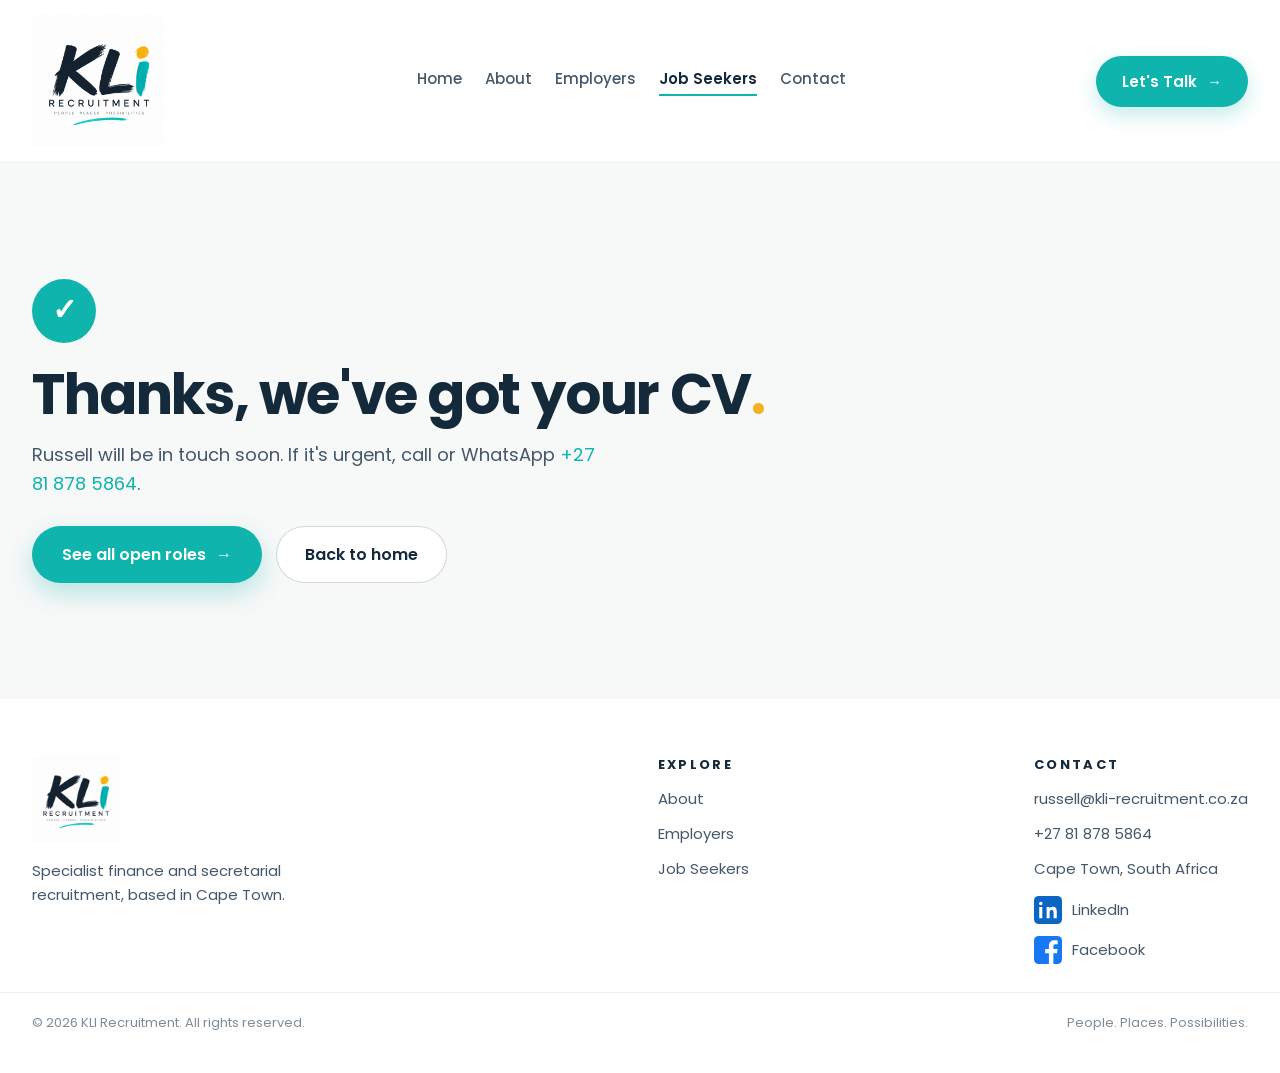
<file: thank-you.html>
<!DOCTYPE html>
<html lang="en">
<head>
<meta charset="utf-8">
<meta name="viewport" content="width=device-width, initial-scale=1">
<title>Thank you | KLI Recruitment</title>
<meta name="robots" content="noindex">
<link rel="icon" href="assets/logo.png">
<link rel="stylesheet" href="assets/site.css">
</head>
<body>

<header class="kli-header">
  <div class="kli-hdr">
    <a class="kli-logo" href="index.html"><img src="assets/logo.png" alt="KLI Recruitment"></a>
    <nav class="kli-nav">
      <a href="index.html">Home</a>
      <a href="about.html">About</a>
      <a href="employers.html">Employers</a>
      <a class="on" href="job-seekers.html">Job Seekers</a>
      <a href="contact.html">Contact</a>
      <a class="kli-navcta" href="contact.html">Let's Talk →</a>
    </nav>
    <a class="kli-cta" href="contact.html">Let's Talk <span>→</span></a>
    <button type="button" class="kli-burger" aria-label="Open menu" aria-expanded="false"><span></span><span></span><span></span></button>
  </div>
</header>

<main class="thanks">
  <div class="wrap">
    <div class="ck">✓</div>
    <h1>Thanks, we've got your CV<span class="dot">.</span></h1>
    <p>Russell will be in touch soon. If it's urgent, call or WhatsApp <a href="tel:+27818785864">+27 81 878 5864</a>.</p>
    <div class="hero-actions">
      <a class="btn btn-teal" href="job-seekers.html">See all open roles <span>→</span></a>
      <a class="btn btn-line" href="index.html">Back to home</a>
    </div>
  </div>
</main>

<footer class="site-footer">
  <div class="top">
    <div class="brand"><img src="assets/logo.png" alt="KLI Recruitment"><p>Specialist finance and secretarial recruitment, based in Cape Town.</p></div>
    <div class="col"><h4>EXPLORE</h4><a href="about.html">About</a><a href="employers.html">Employers</a><a href="job-seekers.html">Job Seekers</a></div>
    <div class="col"><h4>CONTACT</h4><a href="mailto:russell@kli-recruitment.co.za">russell@kli-recruitment.co.za</a><a href="tel:+27818785864">+27 81 878 5864</a><div>Cape Town, South Africa</div>
      <a class="li" href="https://www.linkedin.com/company/kli-recruitment/?originalSubdomain=za" target="_blank" rel="noopener" aria-label="KLI Recruitment on LinkedIn"><img src="[data-uri]" alt="" width="28" height="28">LinkedIn</a>
      <a class="fb" href="https://www.facebook.com/klirecruitment" target="_blank" rel="noopener" aria-label="KLI Recruitment on Facebook"><img src="[data-uri]" alt="" width="28" height="28">Facebook</a></div>
  </div>
  <div class="bottom"><div>© 2026 KLI Recruitment. All rights reserved.</div><div>People. Places. Possibilities.</div></div>
</footer>

<script src="assets/job.js"></script>
</body>
</html>
</file>
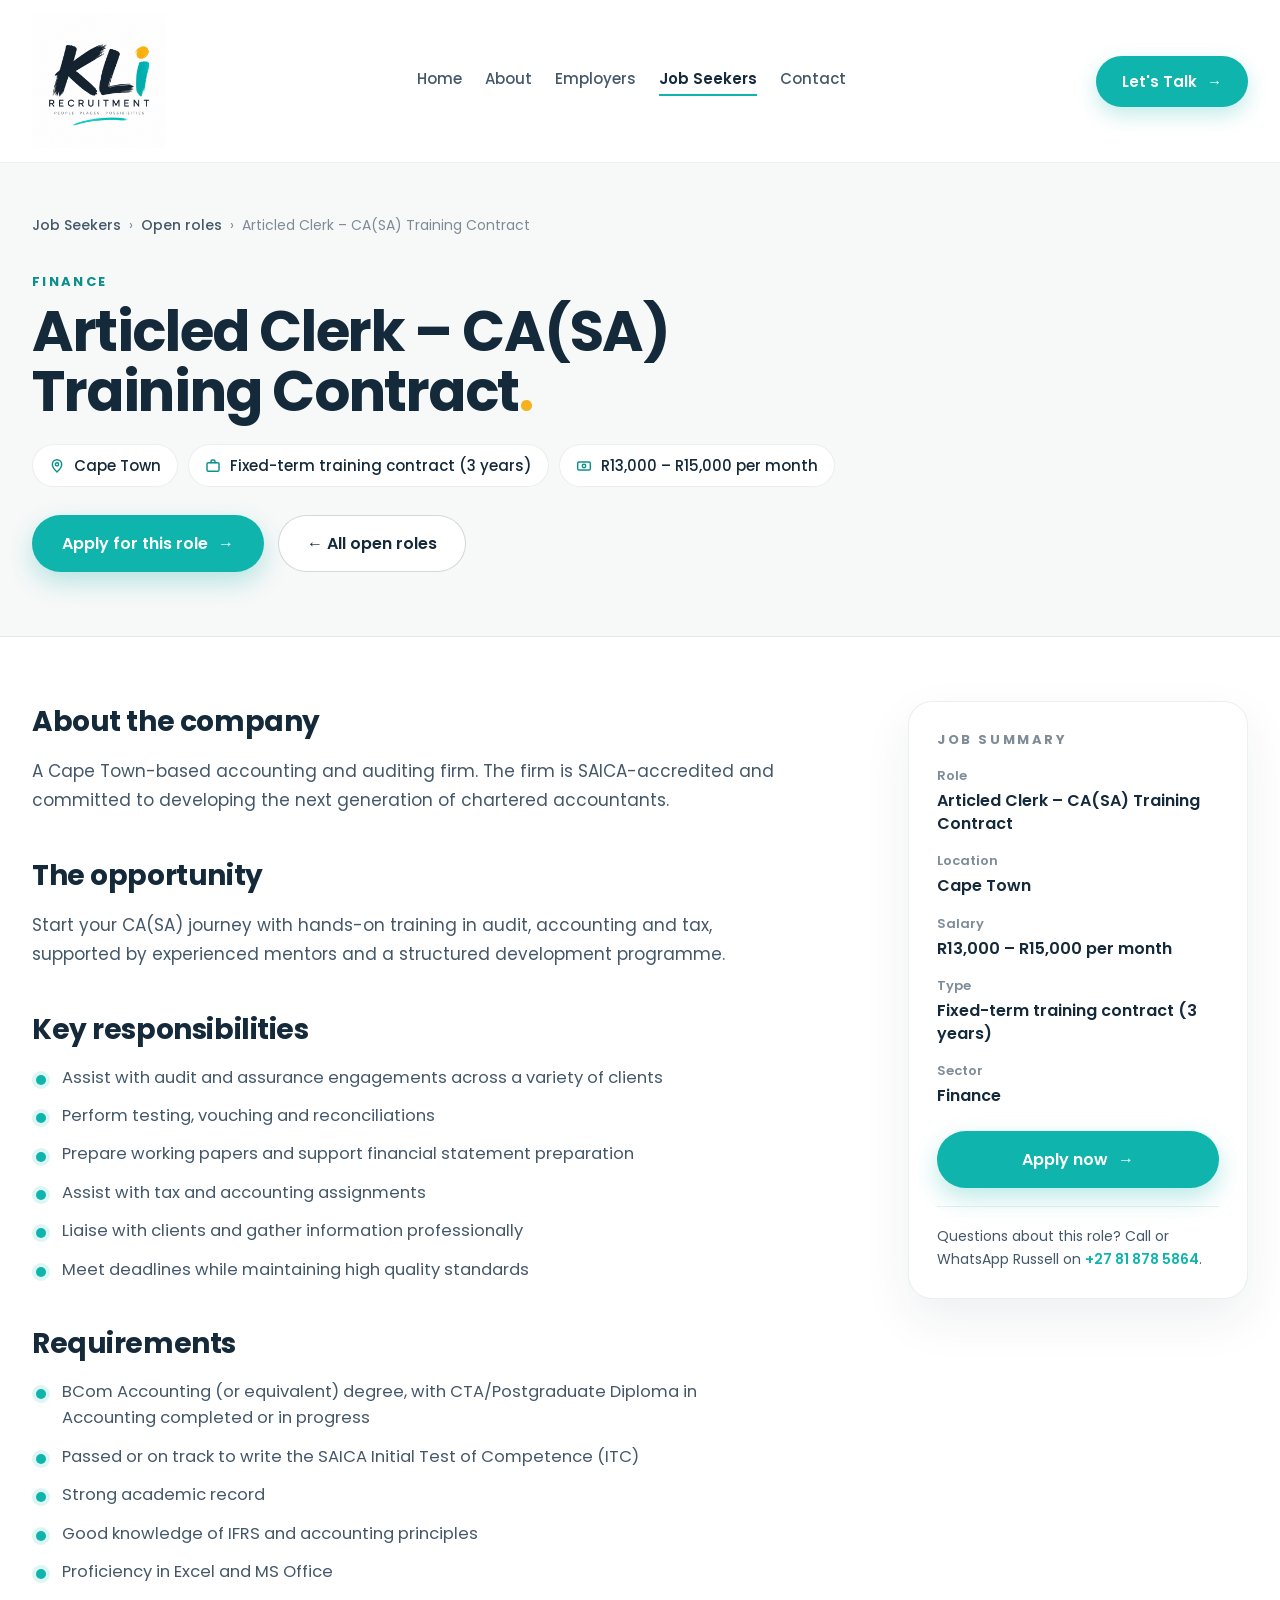
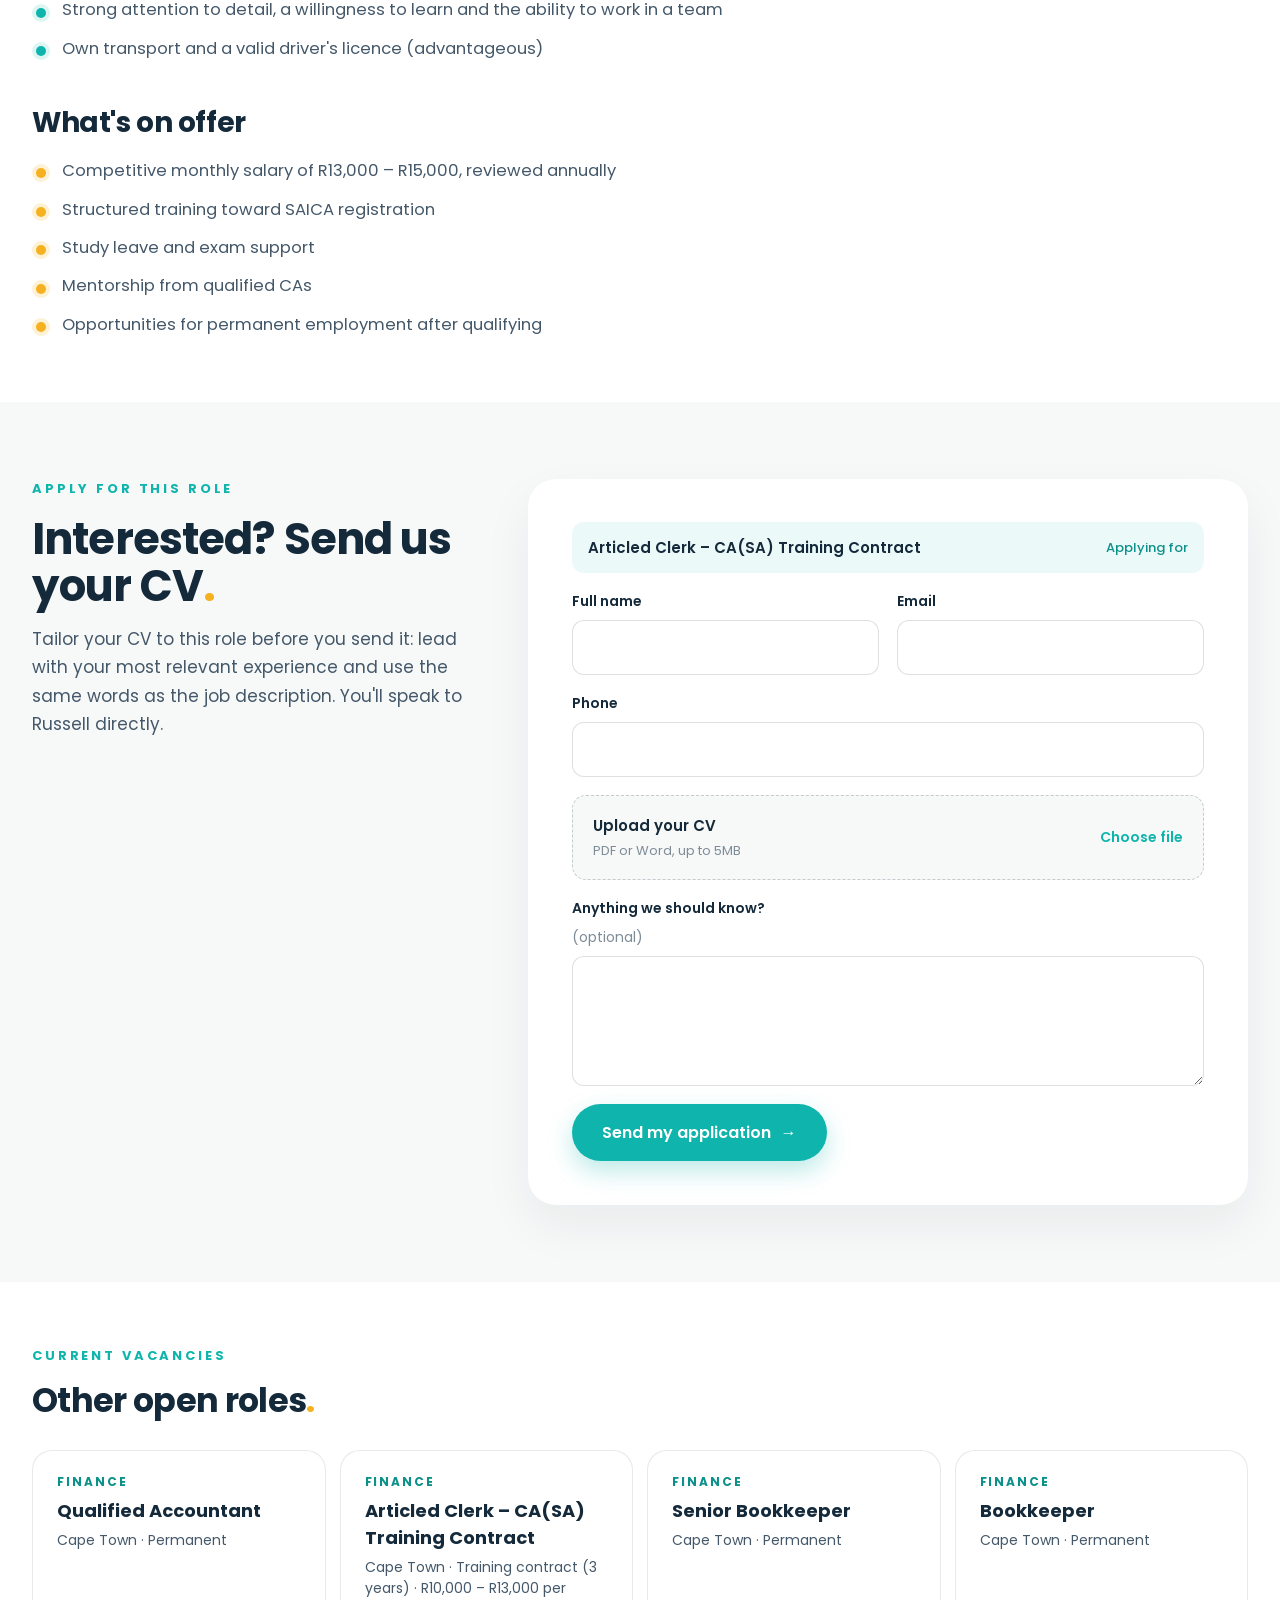
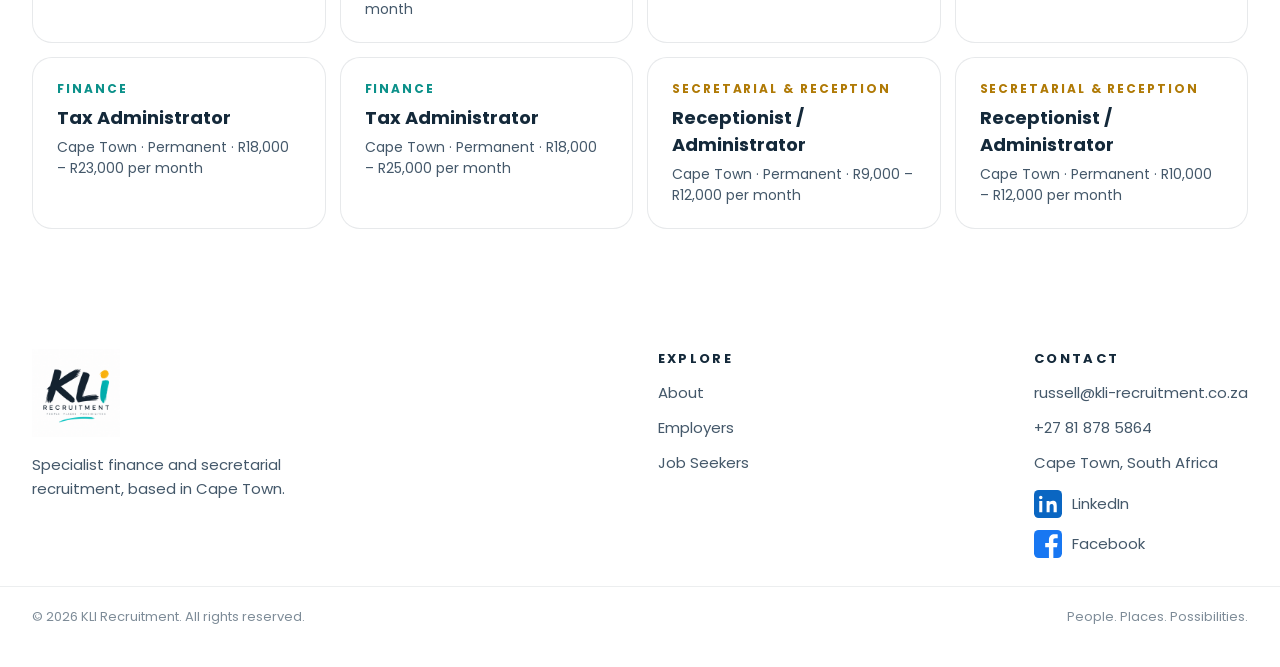
<file: jobs/articled-clerk-2.html>
<!DOCTYPE html>
<html lang="en">
<head>
<meta charset="utf-8">
<meta name="viewport" content="width=device-width, initial-scale=1">
<title>Articled Clerk – CA(SA) Training Contract | KLI Recruitment</title>
<meta name="description" content="Articled Clerk – CA(SA) Training Contract · Cape Town · Fixed-term training contract (3 years) · R13,000 – R15,000 per month. Start your CA(SA) journey with hands-on training in audit, accounting and tax at a SAICA-accredited firm.">
<link rel="canonical" href="https://kli-recruitment.co.za/jobs/articled-clerk-2.html">
<meta property="og:type" content="website">
<meta property="og:site_name" content="KLI Recruitment">
<meta property="og:title" content="Articled Clerk – CA(SA) Training Contract: Cape Town, R13,000 – R15,000 per month">
<meta property="og:description" content="Start your CA(SA) journey with hands-on training in audit, accounting and tax at a SAICA-accredited firm. Apply now with KLI Recruitment.">
<meta property="og:url" content="https://kli-recruitment.co.za/jobs/articled-clerk-2.html">
<meta property="og:image" content="https://kli-recruitment.co.za/assets/og-jobs.jpg">
<meta property="og:image:width" content="1200">
<meta property="og:image:height" content="630">
<meta name="twitter:card" content="summary_large_image">
<link rel="icon" href="../assets/logo.png">
<link rel="stylesheet" href="../assets/site.css">
<script type="application/ld+json">{"@context": "https://schema.org", "@type": "JobPosting", "title": "Articled Clerk – CA(SA) Training Contract", "description": "<section class=\"job-section \"><h2>About the company<\/h2><p>A Cape Town-based accounting and auditing firm. The firm is SAICA-accredited and committed to developing the next generation of chartered accountants.<\/p><\/section><section class=\"job-section \"><h2>The opportunity<\/h2><p>Start your CA(SA) journey with hands-on training in audit, accounting and tax, supported by experienced mentors and a structured development programme.<\/p><\/section><section class=\"job-section \"><h2>Key responsibilities<\/h2><ul><li>Assist with audit and assurance engagements across a variety of clients<\/li><li>Perform testing, vouching and reconciliations<\/li><li>Prepare working papers and support financial statement preparation<\/li><li>Assist with tax and accounting assignments<\/li><li>Liaise with clients and gather information professionally<\/li><li>Meet deadlines while maintaining high quality standards<\/li><\/ul><\/section><section class=\"job-section \"><h2>Requirements<\/h2><ul><li>BCom Accounting (or equivalent) degree, with CTA/Postgraduate Diploma in Accounting completed or in progress<\/li><li>Passed or on track to write the SAICA Initial Test of Competence (ITC)<\/li><li>Strong academic record<\/li><li>Good knowledge of IFRS and accounting principles<\/li><li>Proficiency in Excel and MS Office<\/li><li>Strong attention to detail, a willingness to learn and the ability to work in a team<\/li><li>Own transport and a valid driver&#x27;s licence (advantageous)<\/li><\/ul><\/section><section class=\"job-section offer\"><h2>What&#x27;s on offer<\/h2><ul><li>Competitive monthly salary of R13,000 – R15,000, reviewed annually<\/li><li>Structured training toward SAICA registration<\/li><li>Study leave and exam support<\/li><li>Mentorship from qualified CAs<\/li><li>Opportunities for permanent employment after qualifying<\/li><\/ul><\/section>", "datePosted": "2026-10-16", "employmentType": "FULL_TIME", "directApply": true, "url": "https://kli-recruitment.co.za/jobs/articled-clerk-2.html", "hiringOrganization": {"@type": "Organization", "name": "KLI Recruitment", "sameAs": "https://kli-recruitment.co.za", "logo": "https://kli-recruitment.co.za/assets/logo.png"}, "jobLocation": {"@type": "Place", "address": {"@type": "PostalAddress", "addressLocality": "Cape Town", "addressRegion": "Western Cape", "addressCountry": "ZA"}}, "baseSalary": {"@type": "MonetaryAmount", "currency": "ZAR", "value": {"@type": "QuantitativeValue", "minValue": 13000, "maxValue": 15000, "unitText": "MONTH"}}}</script>
</head>
<body>

<header class="kli-header">
  <div class="kli-hdr">
    <a class="kli-logo" href="../index.html"><img src="../assets/logo.png" alt="KLI Recruitment"></a>
    <nav class="kli-nav">
      <a href="../index.html">Home</a>
      <a href="../about.html">About</a>
      <a href="../employers.html">Employers</a>
      <a class="on" href="../job-seekers.html">Job Seekers</a>
      <a href="../contact.html">Contact</a>
      <a class="kli-navcta" href="../contact.html">Let's Talk →</a>
    </nav>
    <a class="kli-cta" href="../contact.html">Let's Talk <span>→</span></a>
    <button type="button" class="kli-burger" aria-label="Open menu" aria-expanded="false"><span></span><span></span><span></span></button>
  </div>
</header>

<main>
  <section class="job-hero">
    <div class="wrap">
      <div class="crumbs"><a href="../job-seekers.html">Job Seekers</a><span>›</span><a href="../job-seekers.html">Open roles</a><span>›</span><span>Articled Clerk – CA(SA) Training Contract</span></div>
      <div class="job-sector fin">FINANCE</div>
      <h1>Articled Clerk – CA(SA) Training Contract<span class="dot">.</span></h1>
      <div class="facts">
        <span class="fact"><svg width="16" height="16" viewBox="0 0 24 24" fill="none" stroke="#0C918A" stroke-width="2.2" stroke-linecap="round" stroke-linejoin="round"><path d="M12 21s-7-6.2-7-11.5a7 7 0 0 1 14 0C19 14.8 12 21 12 21z"/><circle cx="12" cy="9.5" r="2.5"/></svg>Cape Town</span>
        <span class="fact"><svg width="16" height="16" viewBox="0 0 24 24" fill="none" stroke="#0C918A" stroke-width="2.2" stroke-linecap="round" stroke-linejoin="round"><rect x="3" y="7" width="18" height="13" rx="2"/><path d="M9 7V5a2 2 0 0 1 2-2h2a2 2 0 0 1 2 2v2"/></svg>Fixed-term training contract (3 years)</span>
        <span class="fact"><svg width="16" height="16" viewBox="0 0 24 24" fill="none" stroke="#0C918A" stroke-width="2.2" stroke-linecap="round" stroke-linejoin="round"><rect x="2.5" y="6" width="19" height="12" rx="2"/><circle cx="12" cy="12" r="2.6"/></svg>R13,000 – R15,000 per month</span>
      </div>
      <div class="hero-actions">
        <a class="btn btn-teal" href="#apply">Apply for this role <span>→</span></a>
        <a class="btn btn-line" href="../job-seekers.html">← All open roles</a>
      </div>
    </div>
  </section>

  <section class="job-body">
    <div class="wrap">
      <article>
        <section class="job-section "><h2>About the company</h2><p>A Cape Town-based accounting and auditing firm. The firm is SAICA-accredited and committed to developing the next generation of chartered accountants.</p></section><section class="job-section "><h2>The opportunity</h2><p>Start your CA(SA) journey with hands-on training in audit, accounting and tax, supported by experienced mentors and a structured development programme.</p></section><section class="job-section "><h2>Key responsibilities</h2><ul><li>Assist with audit and assurance engagements across a variety of clients</li><li>Perform testing, vouching and reconciliations</li><li>Prepare working papers and support financial statement preparation</li><li>Assist with tax and accounting assignments</li><li>Liaise with clients and gather information professionally</li><li>Meet deadlines while maintaining high quality standards</li></ul></section><section class="job-section "><h2>Requirements</h2><ul><li>BCom Accounting (or equivalent) degree, with CTA/Postgraduate Diploma in Accounting completed or in progress</li><li>Passed or on track to write the SAICA Initial Test of Competence (ITC)</li><li>Strong academic record</li><li>Good knowledge of IFRS and accounting principles</li><li>Proficiency in Excel and MS Office</li><li>Strong attention to detail, a willingness to learn and the ability to work in a team</li><li>Own transport and a valid driver&#x27;s licence (advantageous)</li></ul></section><section class="job-section offer"><h2>What&#x27;s on offer</h2><ul><li>Competitive monthly salary of R13,000 – R15,000, reviewed annually</li><li>Structured training toward SAICA registration</li><li>Study leave and exam support</li><li>Mentorship from qualified CAs</li><li>Opportunities for permanent employment after qualifying</li></ul></section>
      </article>
      <aside class="summary">
        <h3>JOB SUMMARY</h3>
        <dl>
          <dt>Role</dt><dd>Articled Clerk – CA(SA) Training Contract</dd>
          <dt>Location</dt><dd>Cape Town</dd>
          <dt>Salary</dt><dd>R13,000 – R15,000 per month</dd>
          <dt>Type</dt><dd>Fixed-term training contract (3 years)</dd>
          <dt>Sector</dt><dd>Finance</dd>
        </dl>
        <a class="btn btn-teal" href="#apply">Apply now <span>→</span></a>
        <div class="help">Questions about this role? Call or WhatsApp Russell on <a href="tel:+27818785864">+27 81 878 5864</a>.</div>
      </aside>
    </div>
  </section>

  <section class="apply" id="apply">
    <div class="wrap">
      <div class="apply-intro">
        <div class="eyebrow">APPLY FOR THIS ROLE</div>
        <h2>Interested? Send us your CV<span class="dot">.</span></h2>
        <p>Tailor your CV to this role before you send it: lead with your most relevant experience and use the same words as the job description. You'll speak to Russell directly.</p>
      </div>
      <div class="apply-card">
        <form class="apply-form" action="https://formsubmit.co/russell@kli-recruitment.co.za" method="POST" enctype="multipart/form-data">
          <input type="hidden" name="_subject" value="Application: Articled Clerk – CA(SA) Training Contract (R13,000 – R15,000) (KLI website)">
          <input type="hidden" name="_template" value="table">
          <input type="hidden" name="_captcha" value="false">
          <input type="hidden" name="_next" value="https://kli-recruitment.co.za/thank-you.html">
          <input type="hidden" name="role" value="Articled Clerk – CA(SA) Training Contract (R13,000 – R15,000)">
          <input type="hidden" name="sector" value="Finance">
          <div class="full role-lock">Articled Clerk – CA(SA) Training Contract<span>Applying for</span></div>
          <label>Full name<input name="name" type="text" required autocomplete="name"></label>
          <label>Email<input name="email" type="email" required autocomplete="email"></label>
          <label class="full">Phone<input name="phone" type="tel" autocomplete="tel"></label>
          <label class="full file">
            <span class="fl"><b>Upload your CV</b><small>PDF or Word, up to 5MB</small></span>
            <span class="choose">Choose file</span>
            <input name="attachment" type="file" accept=".pdf,.doc,.docx" required>
          </label>
          <label class="full">Anything we should know? <span class="optional">(optional)</span><textarea name="message" rows="4"></textarea></label>
          <button type="submit" class="btn btn-teal full">Send my application <span>→</span></button>
          <div class="form-error full" role="alert" hidden></div>
        </form>
      </div>
    </div>
  </section>

  <section class="more">
    <div class="wrap">
      <div class="eyebrow">CURRENT VACANCIES</div>
      <h2>Other open roles<span class="dot">.</span></h2>
      <div class="more-list"><a class="more-card" href="qualified-accountant.html"><span class="s" style="color:#0C918A">FINANCE</span><span class="t">Qualified Accountant</span><span class="m">Cape Town · Permanent</span></a><a class="more-card" href="articled-clerk.html"><span class="s" style="color:#0C918A">FINANCE</span><span class="t">Articled Clerk – CA(SA) Training Contract</span><span class="m">Cape Town · Training contract (3 years) · R10,000 – R13,000 per month</span></a><a class="more-card" href="senior-bookkeeper.html"><span class="s" style="color:#0C918A">FINANCE</span><span class="t">Senior Bookkeeper</span><span class="m">Cape Town · Permanent</span></a><a class="more-card" href="bookkeeper.html"><span class="s" style="color:#0C918A">FINANCE</span><span class="t">Bookkeeper</span><span class="m">Cape Town · Permanent</span></a><a class="more-card" href="tax-administrator.html"><span class="s" style="color:#0C918A">FINANCE</span><span class="t">Tax Administrator</span><span class="m">Cape Town · Permanent · R18,000 – R23,000 per month</span></a><a class="more-card" href="tax-administrator-2.html"><span class="s" style="color:#0C918A">FINANCE</span><span class="t">Tax Administrator</span><span class="m">Cape Town · Permanent · R18,000 – R25,000 per month</span></a><a class="more-card" href="receptionist-administrator.html"><span class="s" style="color:#B07A06">SECRETARIAL &amp; RECEPTION</span><span class="t">Receptionist / Administrator</span><span class="m">Cape Town · Permanent · R9,000 – R12,000 per month</span></a><a class="more-card" href="receptionist-administrator-2.html"><span class="s" style="color:#B07A06">SECRETARIAL &amp; RECEPTION</span><span class="t">Receptionist / Administrator</span><span class="m">Cape Town · Permanent · R10,000 – R12,000 per month</span></a></div>
    </div>
  </section>
</main>

<footer class="site-footer">
  <div class="top">
    <div class="brand"><img src="../assets/logo.png" alt="KLI Recruitment"><p>Specialist finance and secretarial recruitment, based in Cape Town.</p></div>
    <div class="col"><h4>EXPLORE</h4><a href="../about.html">About</a><a href="../employers.html">Employers</a><a href="../job-seekers.html">Job Seekers</a></div>
    <div class="col"><h4>CONTACT</h4><a href="mailto:russell@kli-recruitment.co.za">russell@kli-recruitment.co.za</a><a href="tel:+27818785864">+27 81 878 5864</a><div>Cape Town, South Africa</div>
      <a class="li" href="https://www.linkedin.com/company/kli-recruitment/?originalSubdomain=za" target="_blank" rel="noopener" aria-label="KLI Recruitment on LinkedIn"><img src="[data-uri]" alt="" width="28" height="28">LinkedIn</a>
      <a class="fb" href="https://www.facebook.com/klirecruitment" target="_blank" rel="noopener" aria-label="KLI Recruitment on Facebook"><img src="[data-uri]" alt="" width="28" height="28">Facebook</a></div>
  </div>
  <div class="bottom"><div>© 2026 KLI Recruitment. All rights reserved.</div><div>People. Places. Possibilities.</div></div>
</footer>

<script src="../assets/job.js"></script>
</body>
</html>
</file>
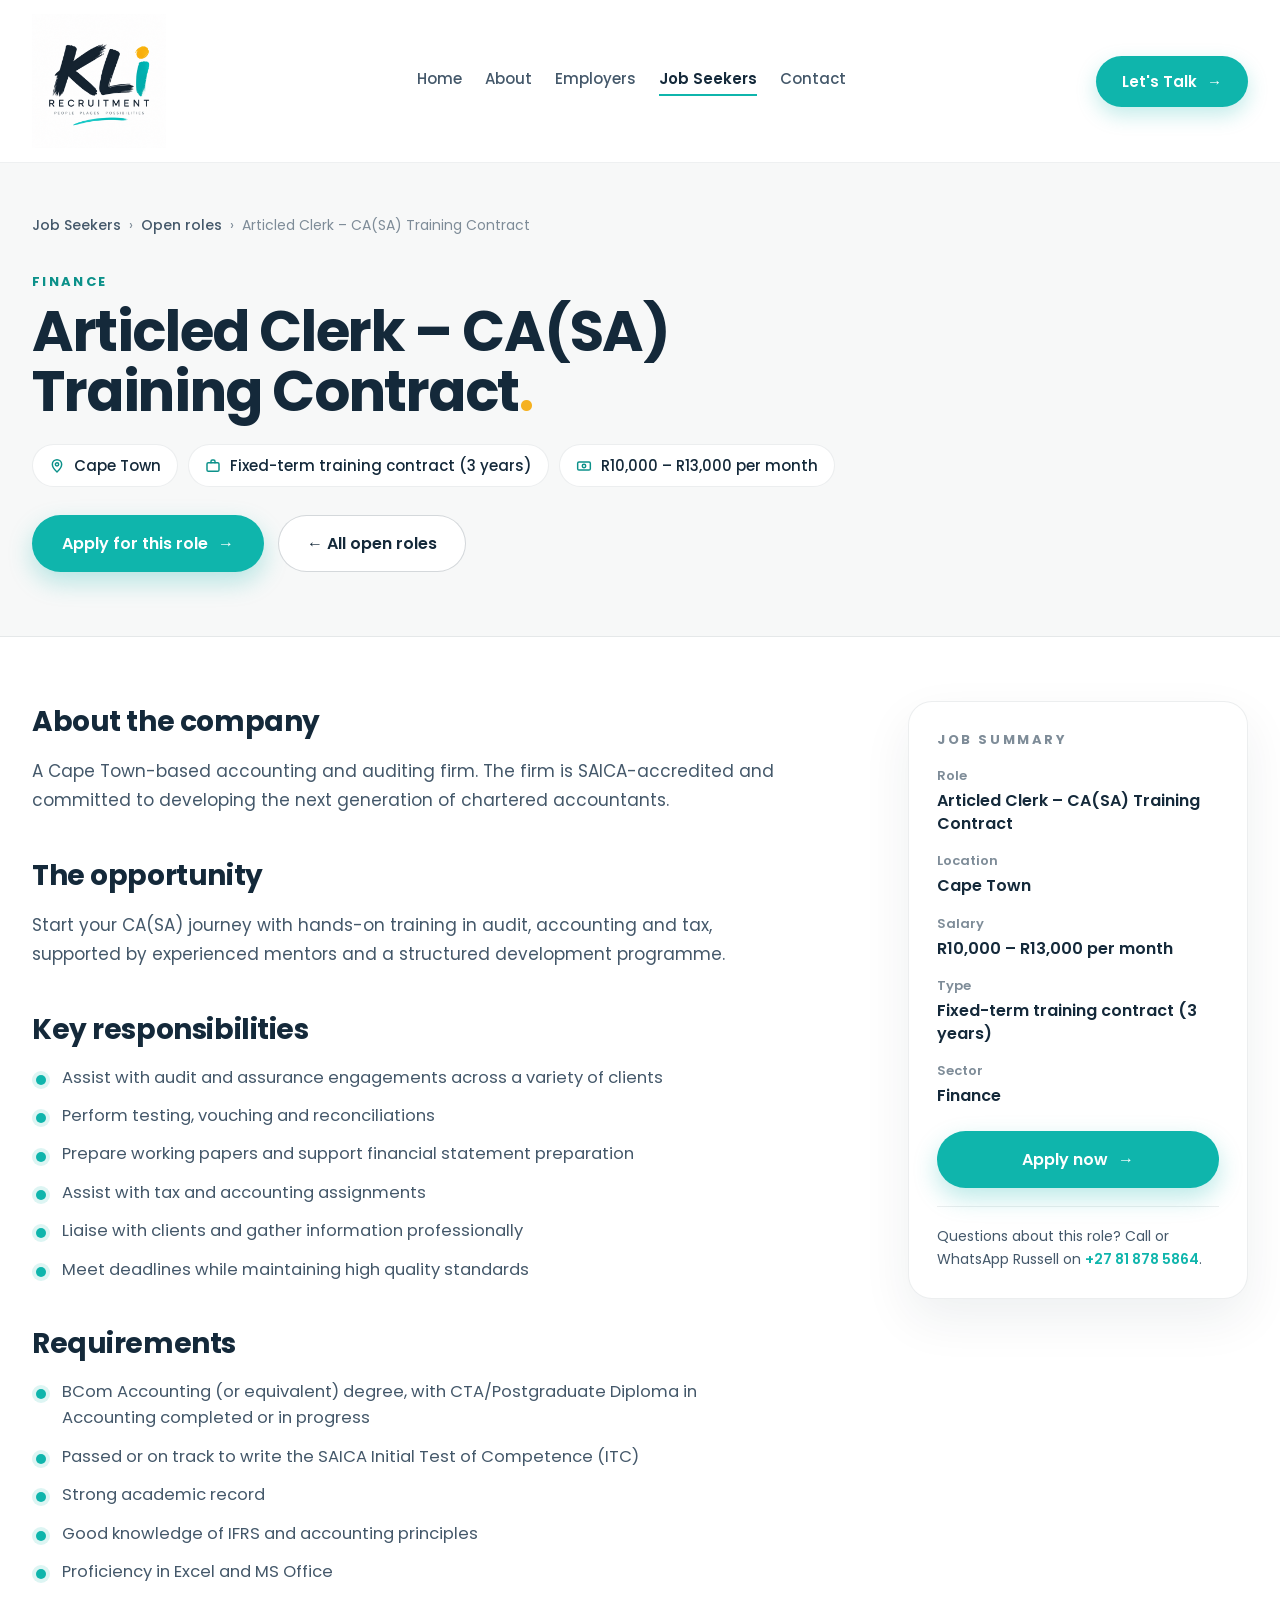
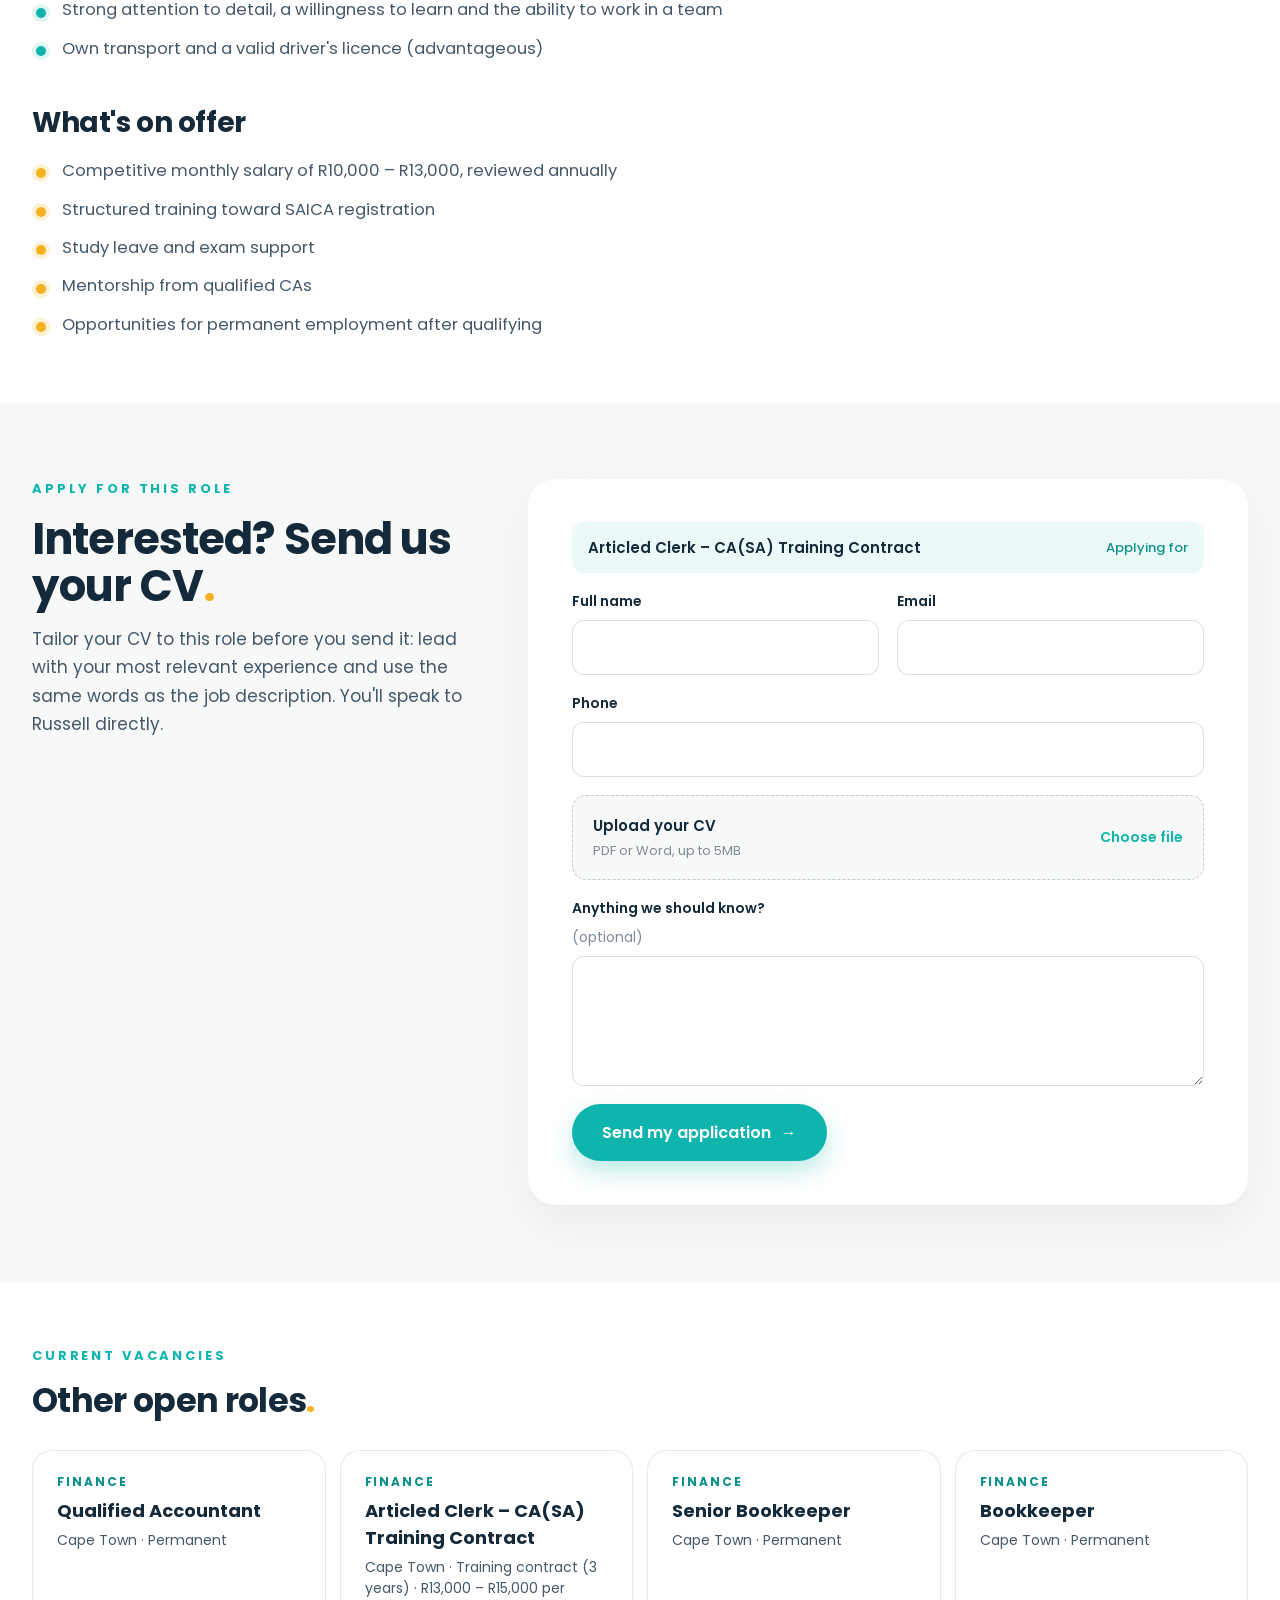
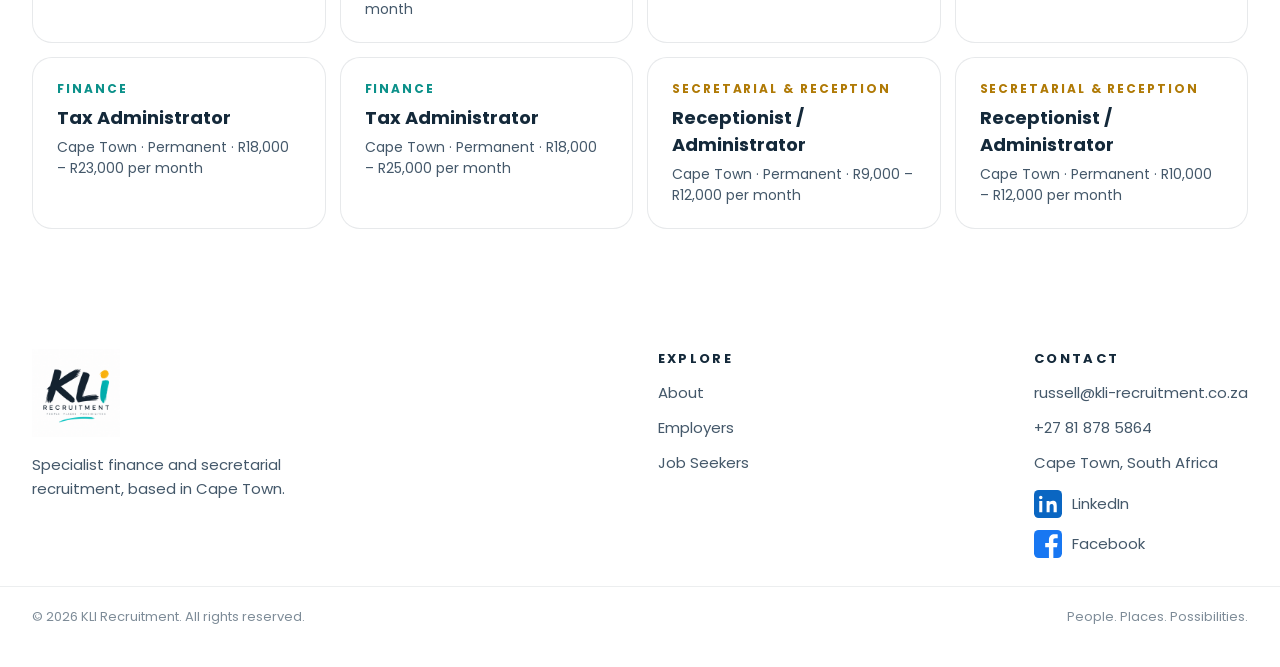
<file: jobs/articled-clerk.html>
<!DOCTYPE html>
<html lang="en">
<head>
<meta charset="utf-8">
<meta name="viewport" content="width=device-width, initial-scale=1">
<title>Articled Clerk – CA(SA) Training Contract | KLI Recruitment</title>
<meta name="description" content="Articled Clerk – CA(SA) Training Contract · Cape Town · Fixed-term training contract (3 years) · R10,000 – R13,000 per month. Start your CA(SA) journey with hands-on training in audit, accounting and tax at a SAICA-accredited firm.">
<link rel="canonical" href="https://kli-recruitment.co.za/jobs/articled-clerk.html">
<meta property="og:type" content="website">
<meta property="og:site_name" content="KLI Recruitment">
<meta property="og:title" content="Articled Clerk – CA(SA) Training Contract: Cape Town, R10,000 – R13,000 per month">
<meta property="og:description" content="Start your CA(SA) journey with hands-on training in audit, accounting and tax at a SAICA-accredited firm. Apply now with KLI Recruitment.">
<meta property="og:url" content="https://kli-recruitment.co.za/jobs/articled-clerk.html">
<meta property="og:image" content="https://kli-recruitment.co.za/assets/og-jobs.jpg">
<meta property="og:image:width" content="1200">
<meta property="og:image:height" content="630">
<meta name="twitter:card" content="summary_large_image">
<link rel="icon" href="../assets/logo.png">
<link rel="stylesheet" href="../assets/site.css">
<script type="application/ld+json">{"@context": "https://schema.org", "@type": "JobPosting", "title": "Articled Clerk – CA(SA) Training Contract", "description": "<section class=\"job-section \"><h2>About the company<\/h2><p>A Cape Town-based accounting and auditing firm. The firm is SAICA-accredited and committed to developing the next generation of chartered accountants.<\/p><\/section><section class=\"job-section \"><h2>The opportunity<\/h2><p>Start your CA(SA) journey with hands-on training in audit, accounting and tax, supported by experienced mentors and a structured development programme.<\/p><\/section><section class=\"job-section \"><h2>Key responsibilities<\/h2><ul><li>Assist with audit and assurance engagements across a variety of clients<\/li><li>Perform testing, vouching and reconciliations<\/li><li>Prepare working papers and support financial statement preparation<\/li><li>Assist with tax and accounting assignments<\/li><li>Liaise with clients and gather information professionally<\/li><li>Meet deadlines while maintaining high quality standards<\/li><\/ul><\/section><section class=\"job-section \"><h2>Requirements<\/h2><ul><li>BCom Accounting (or equivalent) degree, with CTA/Postgraduate Diploma in Accounting completed or in progress<\/li><li>Passed or on track to write the SAICA Initial Test of Competence (ITC)<\/li><li>Strong academic record<\/li><li>Good knowledge of IFRS and accounting principles<\/li><li>Proficiency in Excel and MS Office<\/li><li>Strong attention to detail, a willingness to learn and the ability to work in a team<\/li><li>Own transport and a valid driver&#x27;s licence (advantageous)<\/li><\/ul><\/section><section class=\"job-section offer\"><h2>What&#x27;s on offer<\/h2><ul><li>Competitive monthly salary of R10,000 – R13,000, reviewed annually<\/li><li>Structured training toward SAICA registration<\/li><li>Study leave and exam support<\/li><li>Mentorship from qualified CAs<\/li><li>Opportunities for permanent employment after qualifying<\/li><\/ul><\/section>", "datePosted": "2026-10-12", "employmentType": "FULL_TIME", "directApply": true, "url": "https://kli-recruitment.co.za/jobs/articled-clerk.html", "hiringOrganization": {"@type": "Organization", "name": "KLI Recruitment", "sameAs": "https://kli-recruitment.co.za", "logo": "https://kli-recruitment.co.za/assets/logo.png"}, "jobLocation": {"@type": "Place", "address": {"@type": "PostalAddress", "addressLocality": "Cape Town", "addressRegion": "Western Cape", "addressCountry": "ZA"}}, "baseSalary": {"@type": "MonetaryAmount", "currency": "ZAR", "value": {"@type": "QuantitativeValue", "minValue": 10000, "maxValue": 13000, "unitText": "MONTH"}}}</script>
</head>
<body>

<header class="kli-header">
  <div class="kli-hdr">
    <a class="kli-logo" href="../index.html"><img src="../assets/logo.png" alt="KLI Recruitment"></a>
    <nav class="kli-nav">
      <a href="../index.html">Home</a>
      <a href="../about.html">About</a>
      <a href="../employers.html">Employers</a>
      <a class="on" href="../job-seekers.html">Job Seekers</a>
      <a href="../contact.html">Contact</a>
      <a class="kli-navcta" href="../contact.html">Let's Talk →</a>
    </nav>
    <a class="kli-cta" href="../contact.html">Let's Talk <span>→</span></a>
    <button type="button" class="kli-burger" aria-label="Open menu" aria-expanded="false"><span></span><span></span><span></span></button>
  </div>
</header>

<main>
  <section class="job-hero">
    <div class="wrap">
      <div class="crumbs"><a href="../job-seekers.html">Job Seekers</a><span>›</span><a href="../job-seekers.html">Open roles</a><span>›</span><span>Articled Clerk – CA(SA) Training Contract</span></div>
      <div class="job-sector fin">FINANCE</div>
      <h1>Articled Clerk – CA(SA) Training Contract<span class="dot">.</span></h1>
      <div class="facts">
        <span class="fact"><svg width="16" height="16" viewBox="0 0 24 24" fill="none" stroke="#0C918A" stroke-width="2.2" stroke-linecap="round" stroke-linejoin="round"><path d="M12 21s-7-6.2-7-11.5a7 7 0 0 1 14 0C19 14.8 12 21 12 21z"/><circle cx="12" cy="9.5" r="2.5"/></svg>Cape Town</span>
        <span class="fact"><svg width="16" height="16" viewBox="0 0 24 24" fill="none" stroke="#0C918A" stroke-width="2.2" stroke-linecap="round" stroke-linejoin="round"><rect x="3" y="7" width="18" height="13" rx="2"/><path d="M9 7V5a2 2 0 0 1 2-2h2a2 2 0 0 1 2 2v2"/></svg>Fixed-term training contract (3 years)</span>
        <span class="fact"><svg width="16" height="16" viewBox="0 0 24 24" fill="none" stroke="#0C918A" stroke-width="2.2" stroke-linecap="round" stroke-linejoin="round"><rect x="2.5" y="6" width="19" height="12" rx="2"/><circle cx="12" cy="12" r="2.6"/></svg>R10,000 – R13,000 per month</span>
      </div>
      <div class="hero-actions">
        <a class="btn btn-teal" href="#apply">Apply for this role <span>→</span></a>
        <a class="btn btn-line" href="../job-seekers.html">← All open roles</a>
      </div>
    </div>
  </section>

  <section class="job-body">
    <div class="wrap">
      <article>
        <section class="job-section "><h2>About the company</h2><p>A Cape Town-based accounting and auditing firm. The firm is SAICA-accredited and committed to developing the next generation of chartered accountants.</p></section><section class="job-section "><h2>The opportunity</h2><p>Start your CA(SA) journey with hands-on training in audit, accounting and tax, supported by experienced mentors and a structured development programme.</p></section><section class="job-section "><h2>Key responsibilities</h2><ul><li>Assist with audit and assurance engagements across a variety of clients</li><li>Perform testing, vouching and reconciliations</li><li>Prepare working papers and support financial statement preparation</li><li>Assist with tax and accounting assignments</li><li>Liaise with clients and gather information professionally</li><li>Meet deadlines while maintaining high quality standards</li></ul></section><section class="job-section "><h2>Requirements</h2><ul><li>BCom Accounting (or equivalent) degree, with CTA/Postgraduate Diploma in Accounting completed or in progress</li><li>Passed or on track to write the SAICA Initial Test of Competence (ITC)</li><li>Strong academic record</li><li>Good knowledge of IFRS and accounting principles</li><li>Proficiency in Excel and MS Office</li><li>Strong attention to detail, a willingness to learn and the ability to work in a team</li><li>Own transport and a valid driver&#x27;s licence (advantageous)</li></ul></section><section class="job-section offer"><h2>What&#x27;s on offer</h2><ul><li>Competitive monthly salary of R10,000 – R13,000, reviewed annually</li><li>Structured training toward SAICA registration</li><li>Study leave and exam support</li><li>Mentorship from qualified CAs</li><li>Opportunities for permanent employment after qualifying</li></ul></section>
      </article>
      <aside class="summary">
        <h3>JOB SUMMARY</h3>
        <dl>
          <dt>Role</dt><dd>Articled Clerk – CA(SA) Training Contract</dd>
          <dt>Location</dt><dd>Cape Town</dd>
          <dt>Salary</dt><dd>R10,000 – R13,000 per month</dd>
          <dt>Type</dt><dd>Fixed-term training contract (3 years)</dd>
          <dt>Sector</dt><dd>Finance</dd>
        </dl>
        <a class="btn btn-teal" href="#apply">Apply now <span>→</span></a>
        <div class="help">Questions about this role? Call or WhatsApp Russell on <a href="tel:+27818785864">+27 81 878 5864</a>.</div>
      </aside>
    </div>
  </section>

  <section class="apply" id="apply">
    <div class="wrap">
      <div class="apply-intro">
        <div class="eyebrow">APPLY FOR THIS ROLE</div>
        <h2>Interested? Send us your CV<span class="dot">.</span></h2>
        <p>Tailor your CV to this role before you send it: lead with your most relevant experience and use the same words as the job description. You'll speak to Russell directly.</p>
      </div>
      <div class="apply-card">
        <form class="apply-form" action="https://formsubmit.co/russell@kli-recruitment.co.za" method="POST" enctype="multipart/form-data">
          <input type="hidden" name="_subject" value="Application: Articled Clerk – CA(SA) Training Contract (R10,000 – R13,000) (KLI website)">
          <input type="hidden" name="_template" value="table">
          <input type="hidden" name="_captcha" value="false">
          <input type="hidden" name="_next" value="https://kli-recruitment.co.za/thank-you.html">
          <input type="hidden" name="role" value="Articled Clerk – CA(SA) Training Contract (R10,000 – R13,000)">
          <input type="hidden" name="sector" value="Finance">
          <div class="full role-lock">Articled Clerk – CA(SA) Training Contract<span>Applying for</span></div>
          <label>Full name<input name="name" type="text" required autocomplete="name"></label>
          <label>Email<input name="email" type="email" required autocomplete="email"></label>
          <label class="full">Phone<input name="phone" type="tel" autocomplete="tel"></label>
          <label class="full file">
            <span class="fl"><b>Upload your CV</b><small>PDF or Word, up to 5MB</small></span>
            <span class="choose">Choose file</span>
            <input name="attachment" type="file" accept=".pdf,.doc,.docx" required>
          </label>
          <label class="full">Anything we should know? <span class="optional">(optional)</span><textarea name="message" rows="4"></textarea></label>
          <button type="submit" class="btn btn-teal full">Send my application <span>→</span></button>
          <div class="form-error full" role="alert" hidden></div>
        </form>
      </div>
    </div>
  </section>

  <section class="more">
    <div class="wrap">
      <div class="eyebrow">CURRENT VACANCIES</div>
      <h2>Other open roles<span class="dot">.</span></h2>
      <div class="more-list"><a class="more-card" href="qualified-accountant.html"><span class="s" style="color:#0C918A">FINANCE</span><span class="t">Qualified Accountant</span><span class="m">Cape Town · Permanent</span></a><a class="more-card" href="articled-clerk-2.html"><span class="s" style="color:#0C918A">FINANCE</span><span class="t">Articled Clerk – CA(SA) Training Contract</span><span class="m">Cape Town · Training contract (3 years) · R13,000 – R15,000 per month</span></a><a class="more-card" href="senior-bookkeeper.html"><span class="s" style="color:#0C918A">FINANCE</span><span class="t">Senior Bookkeeper</span><span class="m">Cape Town · Permanent</span></a><a class="more-card" href="bookkeeper.html"><span class="s" style="color:#0C918A">FINANCE</span><span class="t">Bookkeeper</span><span class="m">Cape Town · Permanent</span></a><a class="more-card" href="tax-administrator.html"><span class="s" style="color:#0C918A">FINANCE</span><span class="t">Tax Administrator</span><span class="m">Cape Town · Permanent · R18,000 – R23,000 per month</span></a><a class="more-card" href="tax-administrator-2.html"><span class="s" style="color:#0C918A">FINANCE</span><span class="t">Tax Administrator</span><span class="m">Cape Town · Permanent · R18,000 – R25,000 per month</span></a><a class="more-card" href="receptionist-administrator.html"><span class="s" style="color:#B07A06">SECRETARIAL &amp; RECEPTION</span><span class="t">Receptionist / Administrator</span><span class="m">Cape Town · Permanent · R9,000 – R12,000 per month</span></a><a class="more-card" href="receptionist-administrator-2.html"><span class="s" style="color:#B07A06">SECRETARIAL &amp; RECEPTION</span><span class="t">Receptionist / Administrator</span><span class="m">Cape Town · Permanent · R10,000 – R12,000 per month</span></a></div>
    </div>
  </section>
</main>

<footer class="site-footer">
  <div class="top">
    <div class="brand"><img src="../assets/logo.png" alt="KLI Recruitment"><p>Specialist finance and secretarial recruitment, based in Cape Town.</p></div>
    <div class="col"><h4>EXPLORE</h4><a href="../about.html">About</a><a href="../employers.html">Employers</a><a href="../job-seekers.html">Job Seekers</a></div>
    <div class="col"><h4>CONTACT</h4><a href="mailto:russell@kli-recruitment.co.za">russell@kli-recruitment.co.za</a><a href="tel:+27818785864">+27 81 878 5864</a><div>Cape Town, South Africa</div>
      <a class="li" href="https://www.linkedin.com/company/kli-recruitment/?originalSubdomain=za" target="_blank" rel="noopener" aria-label="KLI Recruitment on LinkedIn"><img src="[data-uri]" alt="" width="28" height="28">LinkedIn</a>
      <a class="fb" href="https://www.facebook.com/klirecruitment" target="_blank" rel="noopener" aria-label="KLI Recruitment on Facebook"><img src="[data-uri]" alt="" width="28" height="28">Facebook</a></div>
  </div>
  <div class="bottom"><div>© 2026 KLI Recruitment. All rights reserved.</div><div>People. Places. Possibilities.</div></div>
</footer>

<script src="../assets/job.js"></script>
</body>
</html>
</file>
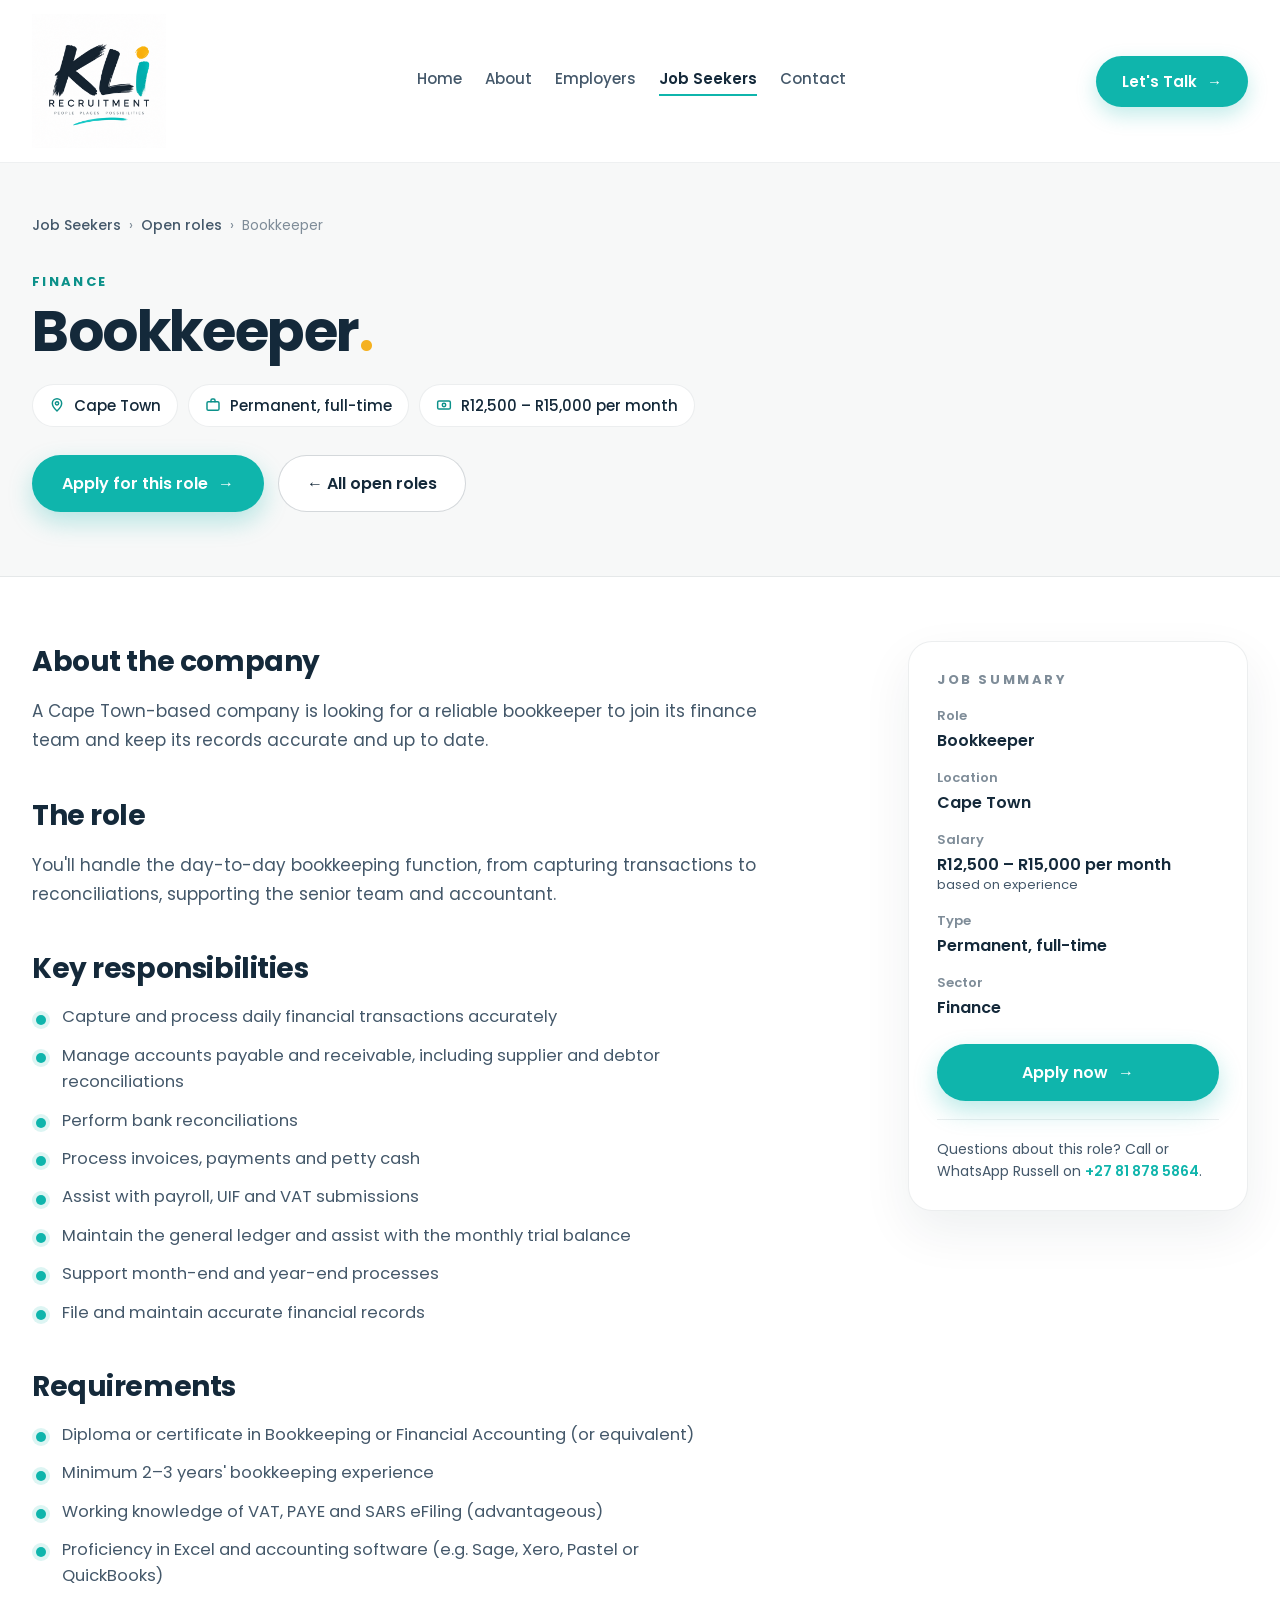
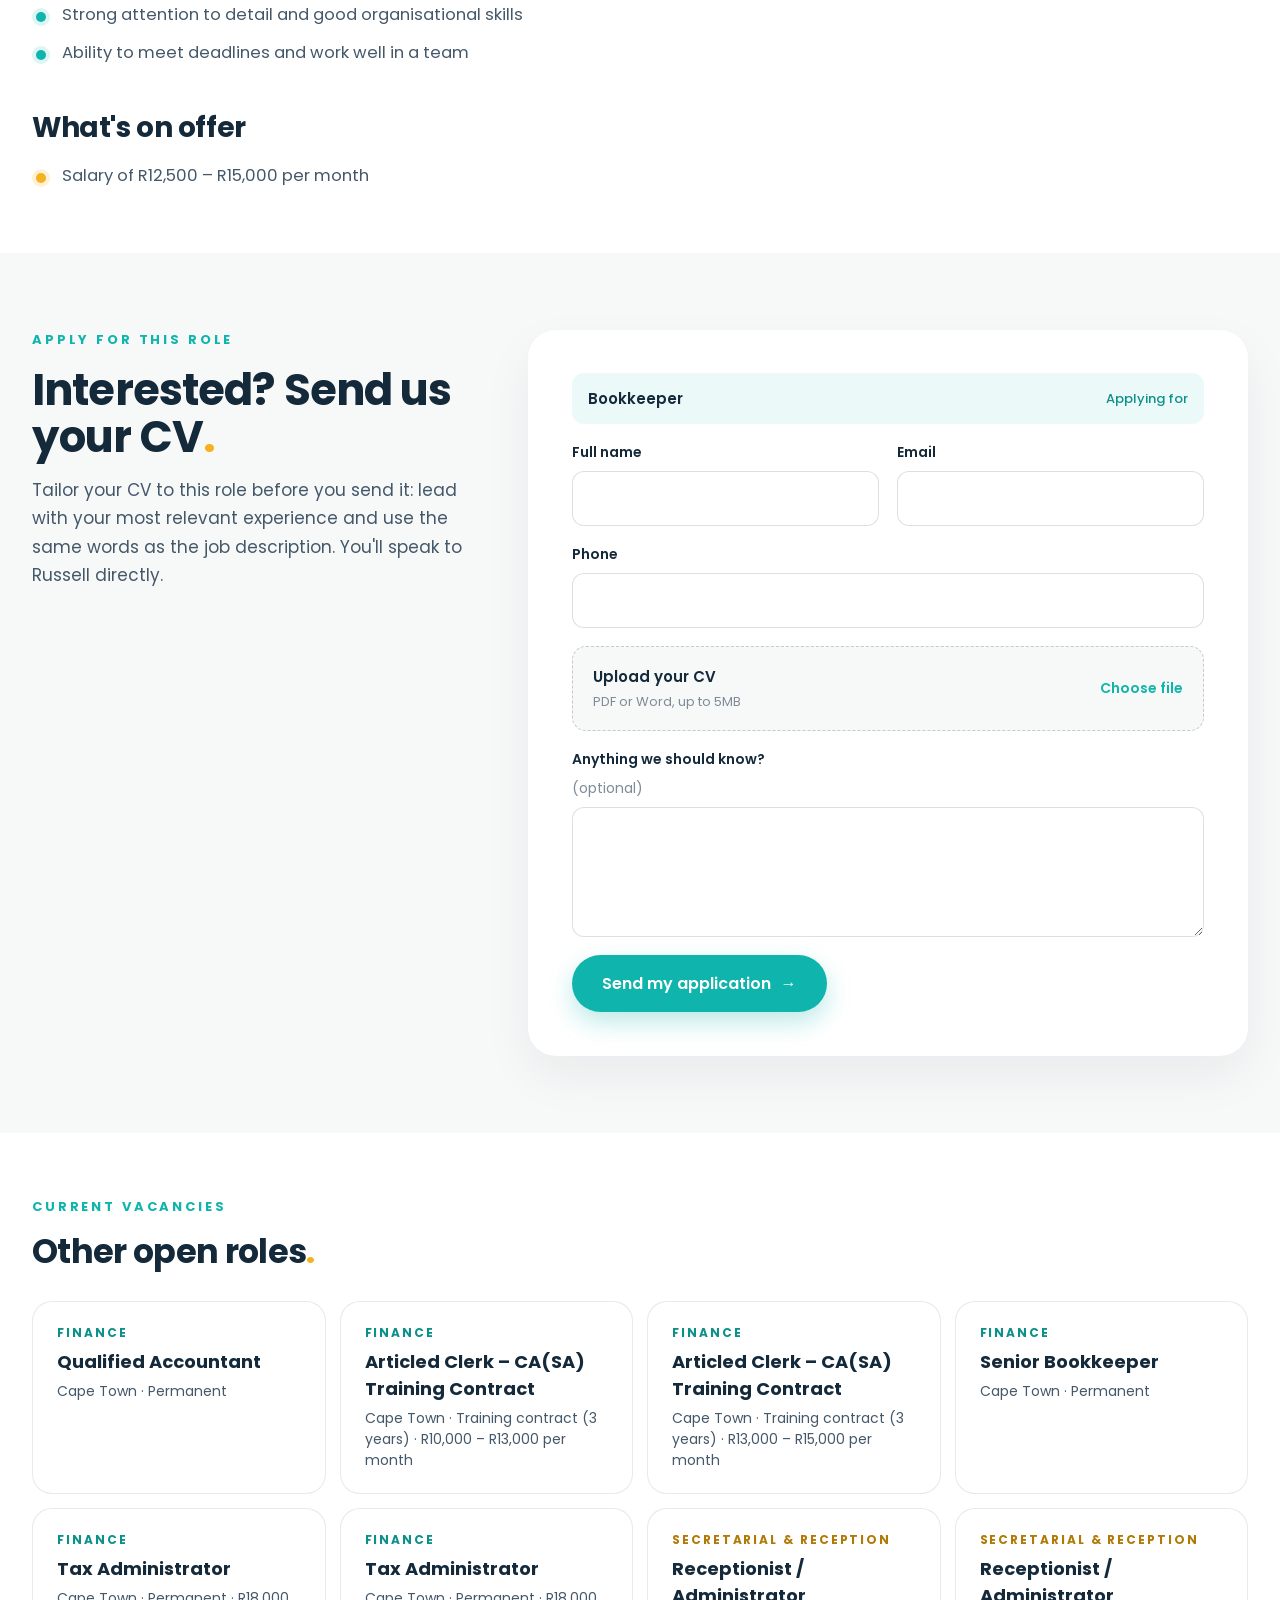
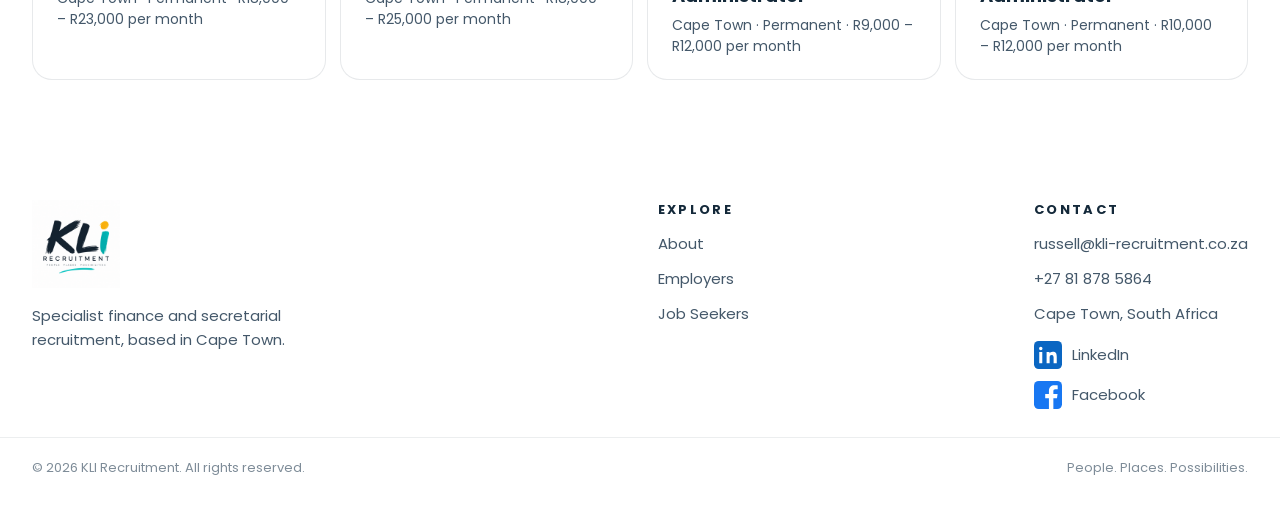
<file: jobs/bookkeeper.html>
<!DOCTYPE html>
<html lang="en">
<head>
<meta charset="utf-8">
<meta name="viewport" content="width=device-width, initial-scale=1">
<title>Bookkeeper | KLI Recruitment</title>
<meta name="description" content="Bookkeeper · Cape Town · Permanent, full-time · R12,500 – R15,000 per month. Handle the day-to-day bookkeeping, from capturing transactions to reconciliations, supporting the senior team and accountant.">
<link rel="canonical" href="https://kli-recruitment.co.za/jobs/bookkeeper.html">
<meta property="og:type" content="website">
<meta property="og:site_name" content="KLI Recruitment">
<meta property="og:title" content="Bookkeeper: Cape Town, R12,500 – R15,000 per month">
<meta property="og:description" content="Handle the day-to-day bookkeeping, from capturing transactions to reconciliations, supporting the senior team and accountant. Apply now with KLI Recruitment.">
<meta property="og:url" content="https://kli-recruitment.co.za/jobs/bookkeeper.html">
<meta property="og:image" content="https://kli-recruitment.co.za/assets/og-jobs.jpg">
<meta property="og:image:width" content="1200">
<meta property="og:image:height" content="630">
<meta name="twitter:card" content="summary_large_image">
<link rel="icon" href="../assets/logo.png">
<link rel="stylesheet" href="../assets/site.css">
<script type="application/ld+json">{"@context": "https://schema.org", "@type": "JobPosting", "title": "Bookkeeper", "description": "<section class=\"job-section \"><h2>About the company<\/h2><p>A Cape Town-based company is looking for a reliable bookkeeper to join its finance team and keep its records accurate and up to date.<\/p><\/section><section class=\"job-section \"><h2>The role<\/h2><p>You&#x27;ll handle the day-to-day bookkeeping function, from capturing transactions to reconciliations, supporting the senior team and accountant.<\/p><\/section><section class=\"job-section \"><h2>Key responsibilities<\/h2><ul><li>Capture and process daily financial transactions accurately<\/li><li>Manage accounts payable and receivable, including supplier and debtor reconciliations<\/li><li>Perform bank reconciliations<\/li><li>Process invoices, payments and petty cash<\/li><li>Assist with payroll, UIF and VAT submissions<\/li><li>Maintain the general ledger and assist with the monthly trial balance<\/li><li>Support month-end and year-end processes<\/li><li>File and maintain accurate financial records<\/li><\/ul><\/section><section class=\"job-section \"><h2>Requirements<\/h2><ul><li>Diploma or certificate in Bookkeeping or Financial Accounting (or equivalent)<\/li><li>Minimum 2–3 years&#x27; bookkeeping experience<\/li><li>Working knowledge of VAT, PAYE and SARS eFiling (advantageous)<\/li><li>Proficiency in Excel and accounting software (e.g. Sage, Xero, Pastel or QuickBooks)<\/li><li>Strong attention to detail and good organisational skills<\/li><li>Ability to meet deadlines and work well in a team<\/li><\/ul><\/section><section class=\"job-section offer\"><h2>What&#x27;s on offer<\/h2><ul><li>Salary of R12,500 – R15,000 per month<\/li><\/ul><\/section>", "datePosted": "2026-10-12", "employmentType": "FULL_TIME", "directApply": true, "url": "https://kli-recruitment.co.za/jobs/bookkeeper.html", "hiringOrganization": {"@type": "Organization", "name": "KLI Recruitment", "sameAs": "https://kli-recruitment.co.za", "logo": "https://kli-recruitment.co.za/assets/logo.png"}, "jobLocation": {"@type": "Place", "address": {"@type": "PostalAddress", "addressLocality": "Cape Town", "addressRegion": "Western Cape", "addressCountry": "ZA"}}, "baseSalary": {"@type": "MonetaryAmount", "currency": "ZAR", "value": {"@type": "QuantitativeValue", "minValue": 12500, "maxValue": 15000, "unitText": "MONTH"}}}</script>
</head>
<body>

<header class="kli-header">
  <div class="kli-hdr">
    <a class="kli-logo" href="../index.html"><img src="../assets/logo.png" alt="KLI Recruitment"></a>
    <nav class="kli-nav">
      <a href="../index.html">Home</a>
      <a href="../about.html">About</a>
      <a href="../employers.html">Employers</a>
      <a class="on" href="../job-seekers.html">Job Seekers</a>
      <a href="../contact.html">Contact</a>
      <a class="kli-navcta" href="../contact.html">Let's Talk →</a>
    </nav>
    <a class="kli-cta" href="../contact.html">Let's Talk <span>→</span></a>
    <button type="button" class="kli-burger" aria-label="Open menu" aria-expanded="false"><span></span><span></span><span></span></button>
  </div>
</header>

<main>
  <section class="job-hero">
    <div class="wrap">
      <div class="crumbs"><a href="../job-seekers.html">Job Seekers</a><span>›</span><a href="../job-seekers.html">Open roles</a><span>›</span><span>Bookkeeper</span></div>
      <div class="job-sector fin">FINANCE</div>
      <h1>Bookkeeper<span class="dot">.</span></h1>
      <div class="facts">
        <span class="fact"><svg width="16" height="16" viewBox="0 0 24 24" fill="none" stroke="#0C918A" stroke-width="2.2" stroke-linecap="round" stroke-linejoin="round"><path d="M12 21s-7-6.2-7-11.5a7 7 0 0 1 14 0C19 14.8 12 21 12 21z"/><circle cx="12" cy="9.5" r="2.5"/></svg>Cape Town</span>
        <span class="fact"><svg width="16" height="16" viewBox="0 0 24 24" fill="none" stroke="#0C918A" stroke-width="2.2" stroke-linecap="round" stroke-linejoin="round"><rect x="3" y="7" width="18" height="13" rx="2"/><path d="M9 7V5a2 2 0 0 1 2-2h2a2 2 0 0 1 2 2v2"/></svg>Permanent, full-time</span>
        <span class="fact"><svg width="16" height="16" viewBox="0 0 24 24" fill="none" stroke="#0C918A" stroke-width="2.2" stroke-linecap="round" stroke-linejoin="round"><rect x="2.5" y="6" width="19" height="12" rx="2"/><circle cx="12" cy="12" r="2.6"/></svg>R12,500 – R15,000 per month</span>
      </div>
      <div class="hero-actions">
        <a class="btn btn-teal" href="#apply">Apply for this role <span>→</span></a>
        <a class="btn btn-line" href="../job-seekers.html">← All open roles</a>
      </div>
    </div>
  </section>

  <section class="job-body">
    <div class="wrap">
      <article>
        <section class="job-section "><h2>About the company</h2><p>A Cape Town-based company is looking for a reliable bookkeeper to join its finance team and keep its records accurate and up to date.</p></section><section class="job-section "><h2>The role</h2><p>You&#x27;ll handle the day-to-day bookkeeping function, from capturing transactions to reconciliations, supporting the senior team and accountant.</p></section><section class="job-section "><h2>Key responsibilities</h2><ul><li>Capture and process daily financial transactions accurately</li><li>Manage accounts payable and receivable, including supplier and debtor reconciliations</li><li>Perform bank reconciliations</li><li>Process invoices, payments and petty cash</li><li>Assist with payroll, UIF and VAT submissions</li><li>Maintain the general ledger and assist with the monthly trial balance</li><li>Support month-end and year-end processes</li><li>File and maintain accurate financial records</li></ul></section><section class="job-section "><h2>Requirements</h2><ul><li>Diploma or certificate in Bookkeeping or Financial Accounting (or equivalent)</li><li>Minimum 2–3 years&#x27; bookkeeping experience</li><li>Working knowledge of VAT, PAYE and SARS eFiling (advantageous)</li><li>Proficiency in Excel and accounting software (e.g. Sage, Xero, Pastel or QuickBooks)</li><li>Strong attention to detail and good organisational skills</li><li>Ability to meet deadlines and work well in a team</li></ul></section><section class="job-section offer"><h2>What&#x27;s on offer</h2><ul><li>Salary of R12,500 – R15,000 per month</li></ul></section>
      </article>
      <aside class="summary">
        <h3>JOB SUMMARY</h3>
        <dl>
          <dt>Role</dt><dd>Bookkeeper</dd>
          <dt>Location</dt><dd>Cape Town</dd>
          <dt>Salary</dt><dd>R12,500 – R15,000 per month<small>based on experience</small></dd>
          <dt>Type</dt><dd>Permanent, full-time</dd>
          <dt>Sector</dt><dd>Finance</dd>
        </dl>
        <a class="btn btn-teal" href="#apply">Apply now <span>→</span></a>
        <div class="help">Questions about this role? Call or WhatsApp Russell on <a href="tel:+27818785864">+27 81 878 5864</a>.</div>
      </aside>
    </div>
  </section>

  <section class="apply" id="apply">
    <div class="wrap">
      <div class="apply-intro">
        <div class="eyebrow">APPLY FOR THIS ROLE</div>
        <h2>Interested? Send us your CV<span class="dot">.</span></h2>
        <p>Tailor your CV to this role before you send it: lead with your most relevant experience and use the same words as the job description. You'll speak to Russell directly.</p>
      </div>
      <div class="apply-card">
        <form class="apply-form" action="https://formsubmit.co/russell@kli-recruitment.co.za" method="POST" enctype="multipart/form-data">
          <input type="hidden" name="_subject" value="Application: Bookkeeper (KLI website)">
          <input type="hidden" name="_template" value="table">
          <input type="hidden" name="_captcha" value="false">
          <input type="hidden" name="_next" value="https://kli-recruitment.co.za/thank-you.html">
          <input type="hidden" name="role" value="Bookkeeper">
          <input type="hidden" name="sector" value="Finance">
          <div class="full role-lock">Bookkeeper<span>Applying for</span></div>
          <label>Full name<input name="name" type="text" required autocomplete="name"></label>
          <label>Email<input name="email" type="email" required autocomplete="email"></label>
          <label class="full">Phone<input name="phone" type="tel" autocomplete="tel"></label>
          <label class="full file">
            <span class="fl"><b>Upload your CV</b><small>PDF or Word, up to 5MB</small></span>
            <span class="choose">Choose file</span>
            <input name="attachment" type="file" accept=".pdf,.doc,.docx" required>
          </label>
          <label class="full">Anything we should know? <span class="optional">(optional)</span><textarea name="message" rows="4"></textarea></label>
          <button type="submit" class="btn btn-teal full">Send my application <span>→</span></button>
          <div class="form-error full" role="alert" hidden></div>
        </form>
      </div>
    </div>
  </section>

  <section class="more">
    <div class="wrap">
      <div class="eyebrow">CURRENT VACANCIES</div>
      <h2>Other open roles<span class="dot">.</span></h2>
      <div class="more-list"><a class="more-card" href="qualified-accountant.html"><span class="s" style="color:#0C918A">FINANCE</span><span class="t">Qualified Accountant</span><span class="m">Cape Town · Permanent</span></a><a class="more-card" href="articled-clerk.html"><span class="s" style="color:#0C918A">FINANCE</span><span class="t">Articled Clerk – CA(SA) Training Contract</span><span class="m">Cape Town · Training contract (3 years) · R10,000 – R13,000 per month</span></a><a class="more-card" href="articled-clerk-2.html"><span class="s" style="color:#0C918A">FINANCE</span><span class="t">Articled Clerk – CA(SA) Training Contract</span><span class="m">Cape Town · Training contract (3 years) · R13,000 – R15,000 per month</span></a><a class="more-card" href="senior-bookkeeper.html"><span class="s" style="color:#0C918A">FINANCE</span><span class="t">Senior Bookkeeper</span><span class="m">Cape Town · Permanent</span></a><a class="more-card" href="tax-administrator.html"><span class="s" style="color:#0C918A">FINANCE</span><span class="t">Tax Administrator</span><span class="m">Cape Town · Permanent · R18,000 – R23,000 per month</span></a><a class="more-card" href="tax-administrator-2.html"><span class="s" style="color:#0C918A">FINANCE</span><span class="t">Tax Administrator</span><span class="m">Cape Town · Permanent · R18,000 – R25,000 per month</span></a><a class="more-card" href="receptionist-administrator.html"><span class="s" style="color:#B07A06">SECRETARIAL &amp; RECEPTION</span><span class="t">Receptionist / Administrator</span><span class="m">Cape Town · Permanent · R9,000 – R12,000 per month</span></a><a class="more-card" href="receptionist-administrator-2.html"><span class="s" style="color:#B07A06">SECRETARIAL &amp; RECEPTION</span><span class="t">Receptionist / Administrator</span><span class="m">Cape Town · Permanent · R10,000 – R12,000 per month</span></a></div>
    </div>
  </section>
</main>

<footer class="site-footer">
  <div class="top">
    <div class="brand"><img src="../assets/logo.png" alt="KLI Recruitment"><p>Specialist finance and secretarial recruitment, based in Cape Town.</p></div>
    <div class="col"><h4>EXPLORE</h4><a href="../about.html">About</a><a href="../employers.html">Employers</a><a href="../job-seekers.html">Job Seekers</a></div>
    <div class="col"><h4>CONTACT</h4><a href="mailto:russell@kli-recruitment.co.za">russell@kli-recruitment.co.za</a><a href="tel:+27818785864">+27 81 878 5864</a><div>Cape Town, South Africa</div>
      <a class="li" href="https://www.linkedin.com/company/kli-recruitment/?originalSubdomain=za" target="_blank" rel="noopener" aria-label="KLI Recruitment on LinkedIn"><img src="[data-uri]" alt="" width="28" height="28">LinkedIn</a>
      <a class="fb" href="https://www.facebook.com/klirecruitment" target="_blank" rel="noopener" aria-label="KLI Recruitment on Facebook"><img src="[data-uri]" alt="" width="28" height="28">Facebook</a></div>
  </div>
  <div class="bottom"><div>© 2026 KLI Recruitment. All rights reserved.</div><div>People. Places. Possibilities.</div></div>
</footer>

<script src="../assets/job.js"></script>
</body>
</html>
</file>
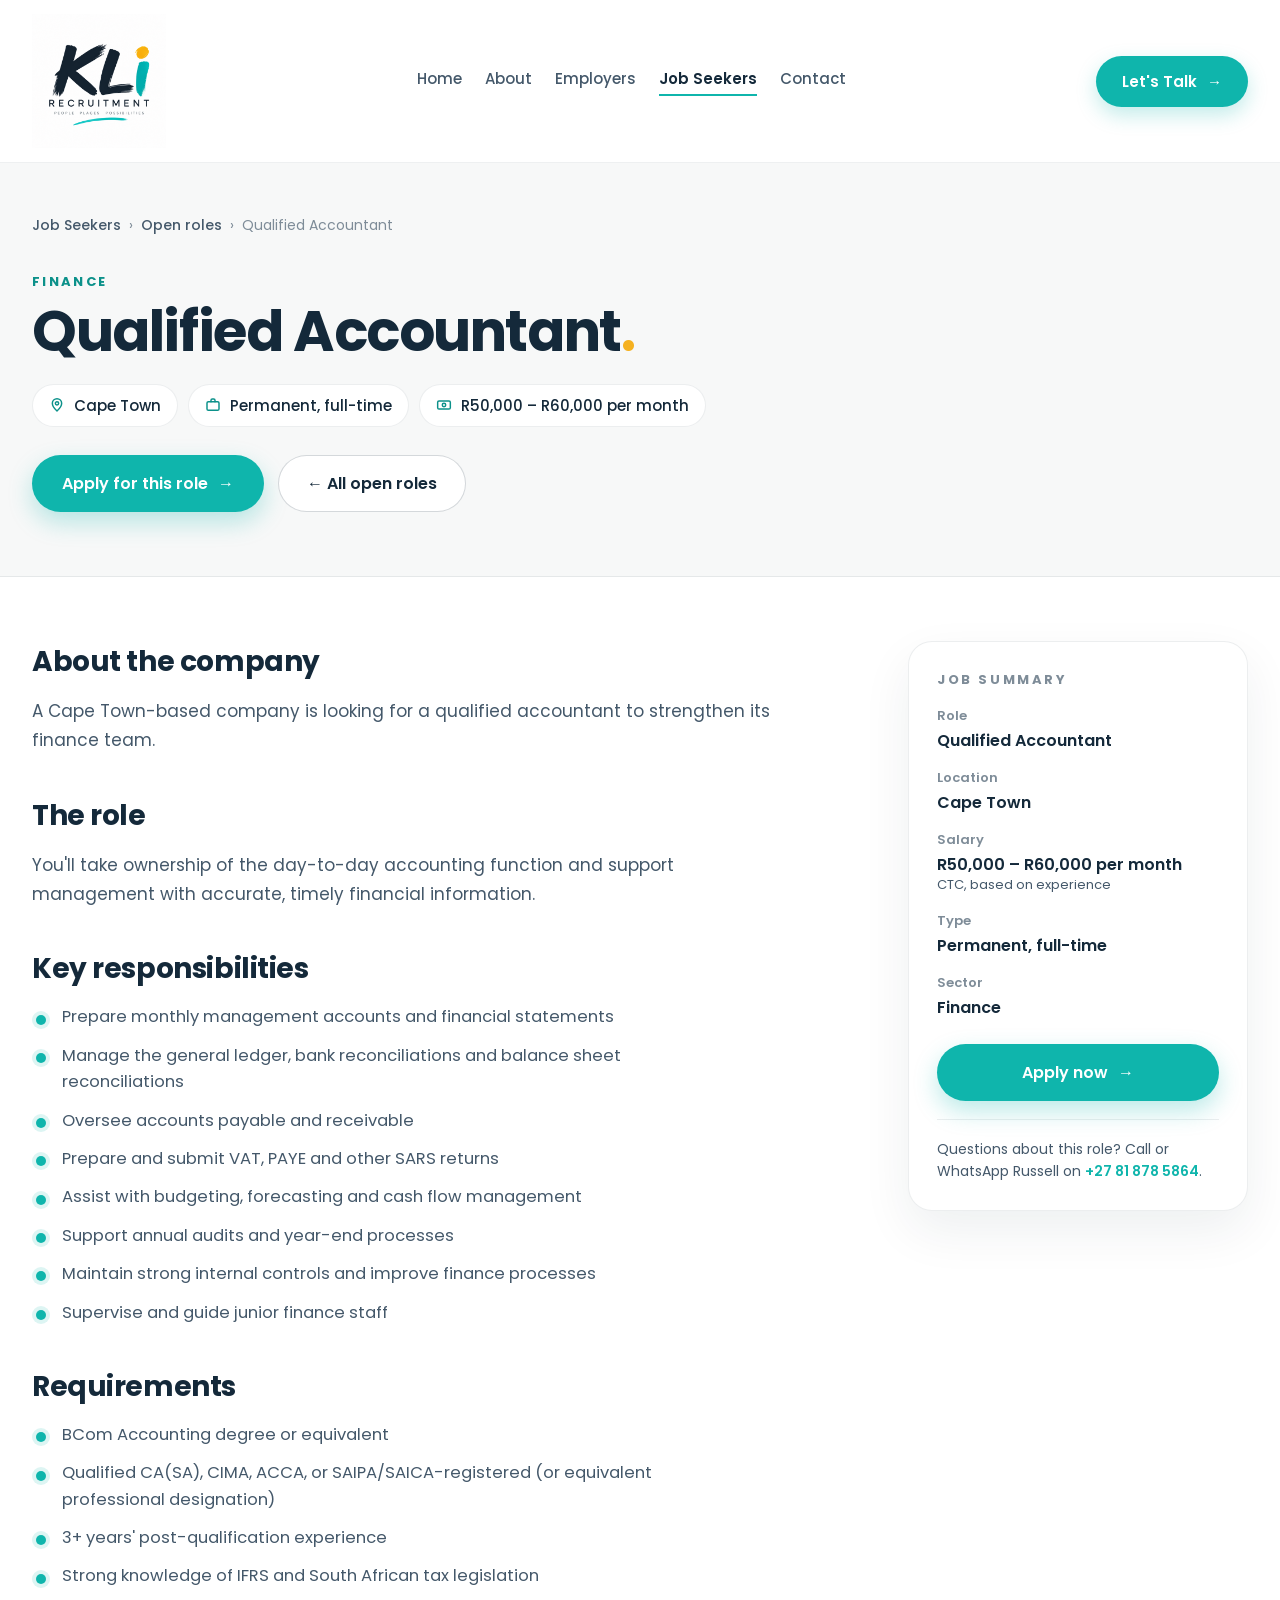
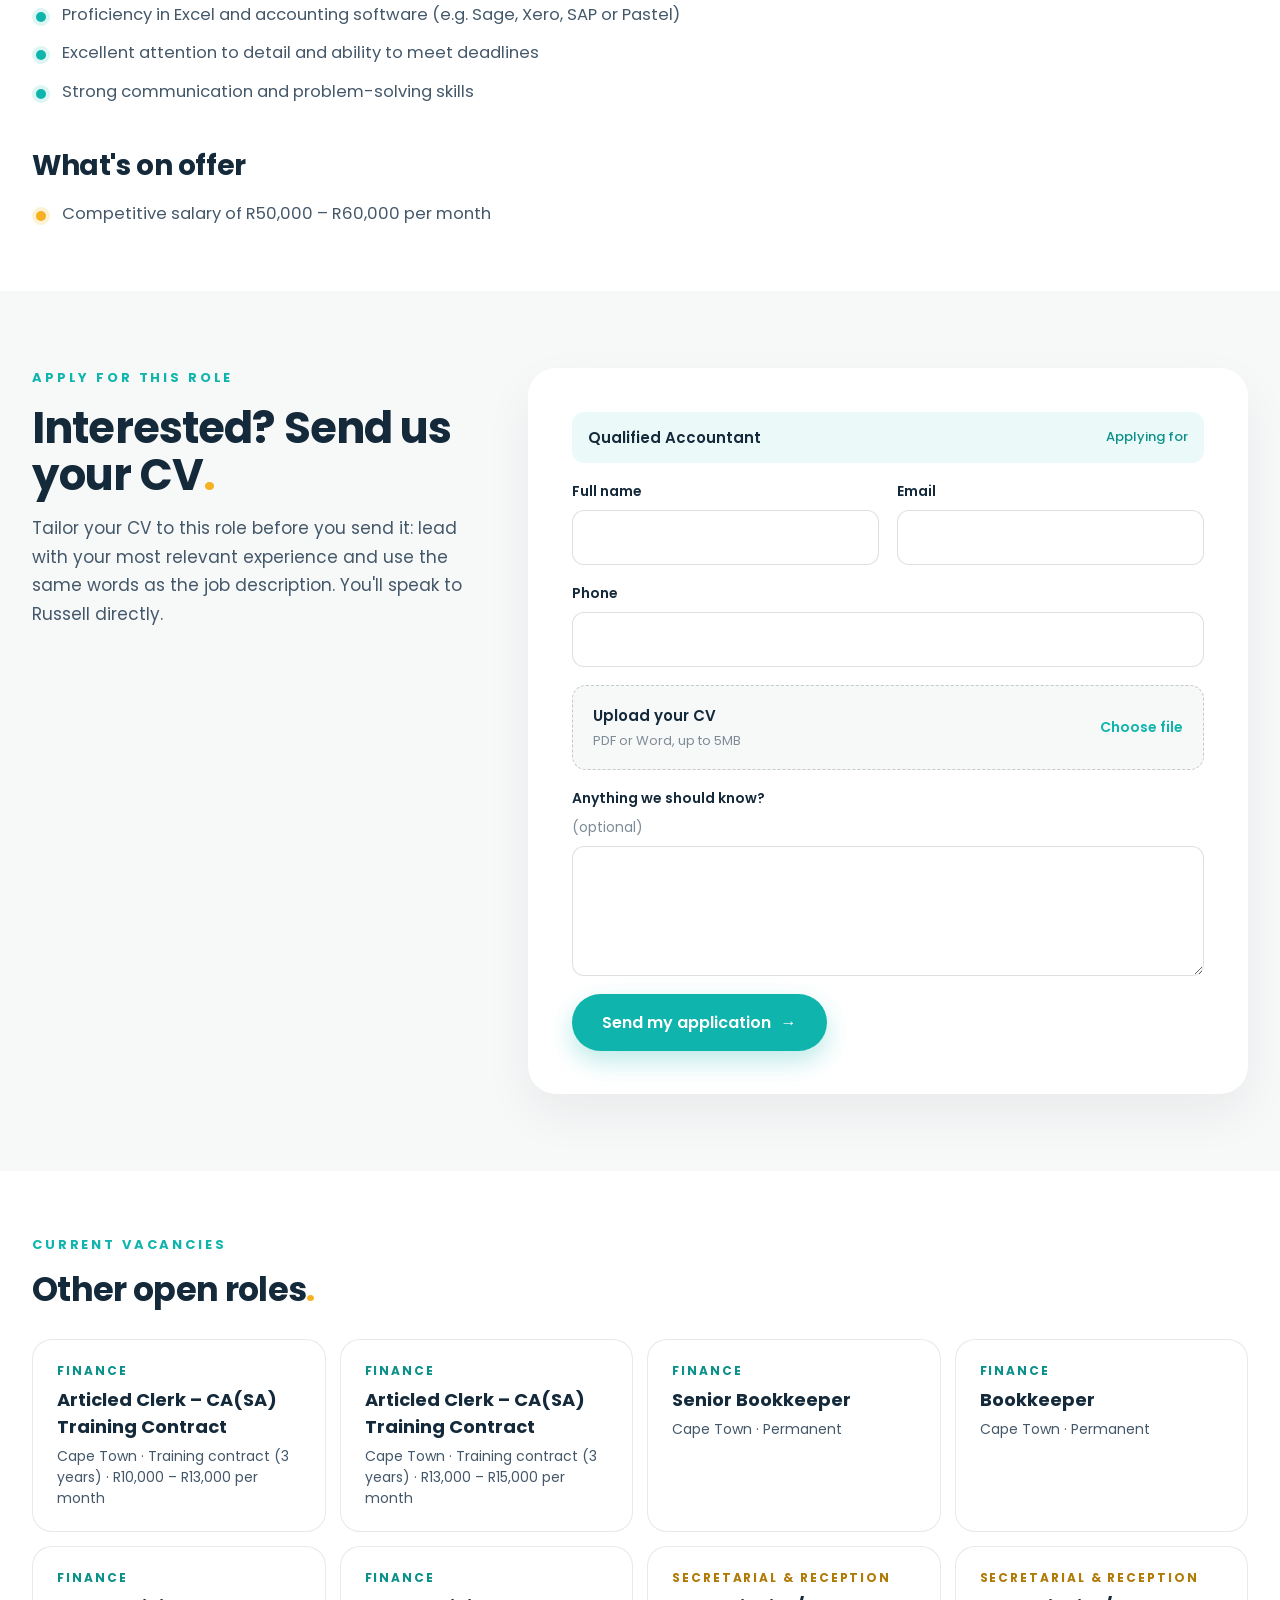
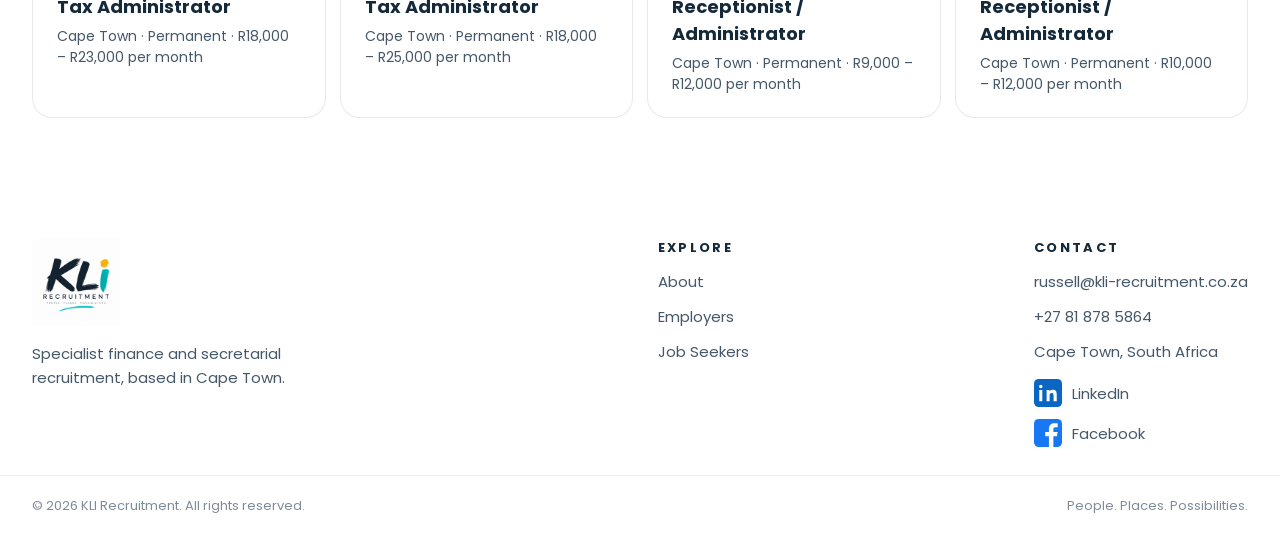
<file: jobs/qualified-accountant.html>
<!DOCTYPE html>
<html lang="en">
<head>
<meta charset="utf-8">
<meta name="viewport" content="width=device-width, initial-scale=1">
<title>Qualified Accountant | KLI Recruitment</title>
<meta name="description" content="Qualified Accountant · Cape Town · Permanent, full-time · R50,000 – R60,000 per month. Take ownership of the day-to-day accounting function and support management with accurate, timely financial information.">
<link rel="canonical" href="https://kli-recruitment.co.za/jobs/qualified-accountant.html">
<meta property="og:type" content="website">
<meta property="og:site_name" content="KLI Recruitment">
<meta property="og:title" content="Qualified Accountant: Cape Town, R50,000 – R60,000 per month">
<meta property="og:description" content="Take ownership of the day-to-day accounting function and support management with accurate, timely financial information. Apply now with KLI Recruitment.">
<meta property="og:url" content="https://kli-recruitment.co.za/jobs/qualified-accountant.html">
<meta property="og:image" content="https://kli-recruitment.co.za/assets/og-jobs.jpg">
<meta property="og:image:width" content="1200">
<meta property="og:image:height" content="630">
<meta name="twitter:card" content="summary_large_image">
<link rel="icon" href="../assets/logo.png">
<link rel="stylesheet" href="../assets/site.css">
<script type="application/ld+json">{"@context": "https://schema.org", "@type": "JobPosting", "title": "Qualified Accountant", "description": "<section class=\"job-section \"><h2>About the company<\/h2><p>A Cape Town-based company is looking for a qualified accountant to strengthen its finance team.<\/p><\/section><section class=\"job-section \"><h2>The role<\/h2><p>You&#x27;ll take ownership of the day-to-day accounting function and support management with accurate, timely financial information.<\/p><\/section><section class=\"job-section \"><h2>Key responsibilities<\/h2><ul><li>Prepare monthly management accounts and financial statements<\/li><li>Manage the general ledger, bank reconciliations and balance sheet reconciliations<\/li><li>Oversee accounts payable and receivable<\/li><li>Prepare and submit VAT, PAYE and other SARS returns<\/li><li>Assist with budgeting, forecasting and cash flow management<\/li><li>Support annual audits and year-end processes<\/li><li>Maintain strong internal controls and improve finance processes<\/li><li>Supervise and guide junior finance staff<\/li><\/ul><\/section><section class=\"job-section \"><h2>Requirements<\/h2><ul><li>BCom Accounting degree or equivalent<\/li><li>Qualified CA(SA), CIMA, ACCA, or SAIPA/SAICA-registered (or equivalent professional designation)<\/li><li>3+ years&#x27; post-qualification experience<\/li><li>Strong knowledge of IFRS and South African tax legislation<\/li><li>Proficiency in Excel and accounting software (e.g. Sage, Xero, SAP or Pastel)<\/li><li>Excellent attention to detail and ability to meet deadlines<\/li><li>Strong communication and problem-solving skills<\/li><\/ul><\/section><section class=\"job-section offer\"><h2>What&#x27;s on offer<\/h2><ul><li>Competitive salary of R50,000 – R60,000 per month<\/li><\/ul><\/section>", "datePosted": "2026-10-12", "employmentType": "FULL_TIME", "directApply": true, "url": "https://kli-recruitment.co.za/jobs/qualified-accountant.html", "hiringOrganization": {"@type": "Organization", "name": "KLI Recruitment", "sameAs": "https://kli-recruitment.co.za", "logo": "https://kli-recruitment.co.za/assets/logo.png"}, "jobLocation": {"@type": "Place", "address": {"@type": "PostalAddress", "addressLocality": "Cape Town", "addressRegion": "Western Cape", "addressCountry": "ZA"}}, "baseSalary": {"@type": "MonetaryAmount", "currency": "ZAR", "value": {"@type": "QuantitativeValue", "minValue": 50000, "maxValue": 60000, "unitText": "MONTH"}}}</script>
</head>
<body>

<header class="kli-header">
  <div class="kli-hdr">
    <a class="kli-logo" href="../index.html"><img src="../assets/logo.png" alt="KLI Recruitment"></a>
    <nav class="kli-nav">
      <a href="../index.html">Home</a>
      <a href="../about.html">About</a>
      <a href="../employers.html">Employers</a>
      <a class="on" href="../job-seekers.html">Job Seekers</a>
      <a href="../contact.html">Contact</a>
      <a class="kli-navcta" href="../contact.html">Let's Talk →</a>
    </nav>
    <a class="kli-cta" href="../contact.html">Let's Talk <span>→</span></a>
    <button type="button" class="kli-burger" aria-label="Open menu" aria-expanded="false"><span></span><span></span><span></span></button>
  </div>
</header>

<main>
  <section class="job-hero">
    <div class="wrap">
      <div class="crumbs"><a href="../job-seekers.html">Job Seekers</a><span>›</span><a href="../job-seekers.html">Open roles</a><span>›</span><span>Qualified Accountant</span></div>
      <div class="job-sector fin">FINANCE</div>
      <h1>Qualified Accountant<span class="dot">.</span></h1>
      <div class="facts">
        <span class="fact"><svg width="16" height="16" viewBox="0 0 24 24" fill="none" stroke="#0C918A" stroke-width="2.2" stroke-linecap="round" stroke-linejoin="round"><path d="M12 21s-7-6.2-7-11.5a7 7 0 0 1 14 0C19 14.8 12 21 12 21z"/><circle cx="12" cy="9.5" r="2.5"/></svg>Cape Town</span>
        <span class="fact"><svg width="16" height="16" viewBox="0 0 24 24" fill="none" stroke="#0C918A" stroke-width="2.2" stroke-linecap="round" stroke-linejoin="round"><rect x="3" y="7" width="18" height="13" rx="2"/><path d="M9 7V5a2 2 0 0 1 2-2h2a2 2 0 0 1 2 2v2"/></svg>Permanent, full-time</span>
        <span class="fact"><svg width="16" height="16" viewBox="0 0 24 24" fill="none" stroke="#0C918A" stroke-width="2.2" stroke-linecap="round" stroke-linejoin="round"><rect x="2.5" y="6" width="19" height="12" rx="2"/><circle cx="12" cy="12" r="2.6"/></svg>R50,000 – R60,000 per month</span>
      </div>
      <div class="hero-actions">
        <a class="btn btn-teal" href="#apply">Apply for this role <span>→</span></a>
        <a class="btn btn-line" href="../job-seekers.html">← All open roles</a>
      </div>
    </div>
  </section>

  <section class="job-body">
    <div class="wrap">
      <article>
        <section class="job-section "><h2>About the company</h2><p>A Cape Town-based company is looking for a qualified accountant to strengthen its finance team.</p></section><section class="job-section "><h2>The role</h2><p>You&#x27;ll take ownership of the day-to-day accounting function and support management with accurate, timely financial information.</p></section><section class="job-section "><h2>Key responsibilities</h2><ul><li>Prepare monthly management accounts and financial statements</li><li>Manage the general ledger, bank reconciliations and balance sheet reconciliations</li><li>Oversee accounts payable and receivable</li><li>Prepare and submit VAT, PAYE and other SARS returns</li><li>Assist with budgeting, forecasting and cash flow management</li><li>Support annual audits and year-end processes</li><li>Maintain strong internal controls and improve finance processes</li><li>Supervise and guide junior finance staff</li></ul></section><section class="job-section "><h2>Requirements</h2><ul><li>BCom Accounting degree or equivalent</li><li>Qualified CA(SA), CIMA, ACCA, or SAIPA/SAICA-registered (or equivalent professional designation)</li><li>3+ years&#x27; post-qualification experience</li><li>Strong knowledge of IFRS and South African tax legislation</li><li>Proficiency in Excel and accounting software (e.g. Sage, Xero, SAP or Pastel)</li><li>Excellent attention to detail and ability to meet deadlines</li><li>Strong communication and problem-solving skills</li></ul></section><section class="job-section offer"><h2>What&#x27;s on offer</h2><ul><li>Competitive salary of R50,000 – R60,000 per month</li></ul></section>
      </article>
      <aside class="summary">
        <h3>JOB SUMMARY</h3>
        <dl>
          <dt>Role</dt><dd>Qualified Accountant</dd>
          <dt>Location</dt><dd>Cape Town</dd>
          <dt>Salary</dt><dd>R50,000 – R60,000 per month<small>CTC, based on experience</small></dd>
          <dt>Type</dt><dd>Permanent, full-time</dd>
          <dt>Sector</dt><dd>Finance</dd>
        </dl>
        <a class="btn btn-teal" href="#apply">Apply now <span>→</span></a>
        <div class="help">Questions about this role? Call or WhatsApp Russell on <a href="tel:+27818785864">+27 81 878 5864</a>.</div>
      </aside>
    </div>
  </section>

  <section class="apply" id="apply">
    <div class="wrap">
      <div class="apply-intro">
        <div class="eyebrow">APPLY FOR THIS ROLE</div>
        <h2>Interested? Send us your CV<span class="dot">.</span></h2>
        <p>Tailor your CV to this role before you send it: lead with your most relevant experience and use the same words as the job description. You'll speak to Russell directly.</p>
      </div>
      <div class="apply-card">
        <form class="apply-form" action="https://formsubmit.co/russell@kli-recruitment.co.za" method="POST" enctype="multipart/form-data">
          <input type="hidden" name="_subject" value="Application: Qualified Accountant (KLI website)">
          <input type="hidden" name="_template" value="table">
          <input type="hidden" name="_captcha" value="false">
          <input type="hidden" name="_next" value="https://kli-recruitment.co.za/thank-you.html">
          <input type="hidden" name="role" value="Qualified Accountant">
          <input type="hidden" name="sector" value="Finance">
          <div class="full role-lock">Qualified Accountant<span>Applying for</span></div>
          <label>Full name<input name="name" type="text" required autocomplete="name"></label>
          <label>Email<input name="email" type="email" required autocomplete="email"></label>
          <label class="full">Phone<input name="phone" type="tel" autocomplete="tel"></label>
          <label class="full file">
            <span class="fl"><b>Upload your CV</b><small>PDF or Word, up to 5MB</small></span>
            <span class="choose">Choose file</span>
            <input name="attachment" type="file" accept=".pdf,.doc,.docx" required>
          </label>
          <label class="full">Anything we should know? <span class="optional">(optional)</span><textarea name="message" rows="4"></textarea></label>
          <button type="submit" class="btn btn-teal full">Send my application <span>→</span></button>
          <div class="form-error full" role="alert" hidden></div>
        </form>
      </div>
    </div>
  </section>

  <section class="more">
    <div class="wrap">
      <div class="eyebrow">CURRENT VACANCIES</div>
      <h2>Other open roles<span class="dot">.</span></h2>
      <div class="more-list"><a class="more-card" href="articled-clerk.html"><span class="s" style="color:#0C918A">FINANCE</span><span class="t">Articled Clerk – CA(SA) Training Contract</span><span class="m">Cape Town · Training contract (3 years) · R10,000 – R13,000 per month</span></a><a class="more-card" href="articled-clerk-2.html"><span class="s" style="color:#0C918A">FINANCE</span><span class="t">Articled Clerk – CA(SA) Training Contract</span><span class="m">Cape Town · Training contract (3 years) · R13,000 – R15,000 per month</span></a><a class="more-card" href="senior-bookkeeper.html"><span class="s" style="color:#0C918A">FINANCE</span><span class="t">Senior Bookkeeper</span><span class="m">Cape Town · Permanent</span></a><a class="more-card" href="bookkeeper.html"><span class="s" style="color:#0C918A">FINANCE</span><span class="t">Bookkeeper</span><span class="m">Cape Town · Permanent</span></a><a class="more-card" href="tax-administrator.html"><span class="s" style="color:#0C918A">FINANCE</span><span class="t">Tax Administrator</span><span class="m">Cape Town · Permanent · R18,000 – R23,000 per month</span></a><a class="more-card" href="tax-administrator-2.html"><span class="s" style="color:#0C918A">FINANCE</span><span class="t">Tax Administrator</span><span class="m">Cape Town · Permanent · R18,000 – R25,000 per month</span></a><a class="more-card" href="receptionist-administrator.html"><span class="s" style="color:#B07A06">SECRETARIAL &amp; RECEPTION</span><span class="t">Receptionist / Administrator</span><span class="m">Cape Town · Permanent · R9,000 – R12,000 per month</span></a><a class="more-card" href="receptionist-administrator-2.html"><span class="s" style="color:#B07A06">SECRETARIAL &amp; RECEPTION</span><span class="t">Receptionist / Administrator</span><span class="m">Cape Town · Permanent · R10,000 – R12,000 per month</span></a></div>
    </div>
  </section>
</main>

<footer class="site-footer">
  <div class="top">
    <div class="brand"><img src="../assets/logo.png" alt="KLI Recruitment"><p>Specialist finance and secretarial recruitment, based in Cape Town.</p></div>
    <div class="col"><h4>EXPLORE</h4><a href="../about.html">About</a><a href="../employers.html">Employers</a><a href="../job-seekers.html">Job Seekers</a></div>
    <div class="col"><h4>CONTACT</h4><a href="mailto:russell@kli-recruitment.co.za">russell@kli-recruitment.co.za</a><a href="tel:+27818785864">+27 81 878 5864</a><div>Cape Town, South Africa</div>
      <a class="li" href="https://www.linkedin.com/company/kli-recruitment/?originalSubdomain=za" target="_blank" rel="noopener" aria-label="KLI Recruitment on LinkedIn"><img src="[data-uri]" alt="" width="28" height="28">LinkedIn</a>
      <a class="fb" href="https://www.facebook.com/klirecruitment" target="_blank" rel="noopener" aria-label="KLI Recruitment on Facebook"><img src="[data-uri]" alt="" width="28" height="28">Facebook</a></div>
  </div>
  <div class="bottom"><div>© 2026 KLI Recruitment. All rights reserved.</div><div>People. Places. Possibilities.</div></div>
</footer>

<script src="../assets/job.js"></script>
</body>
</html>
</file>
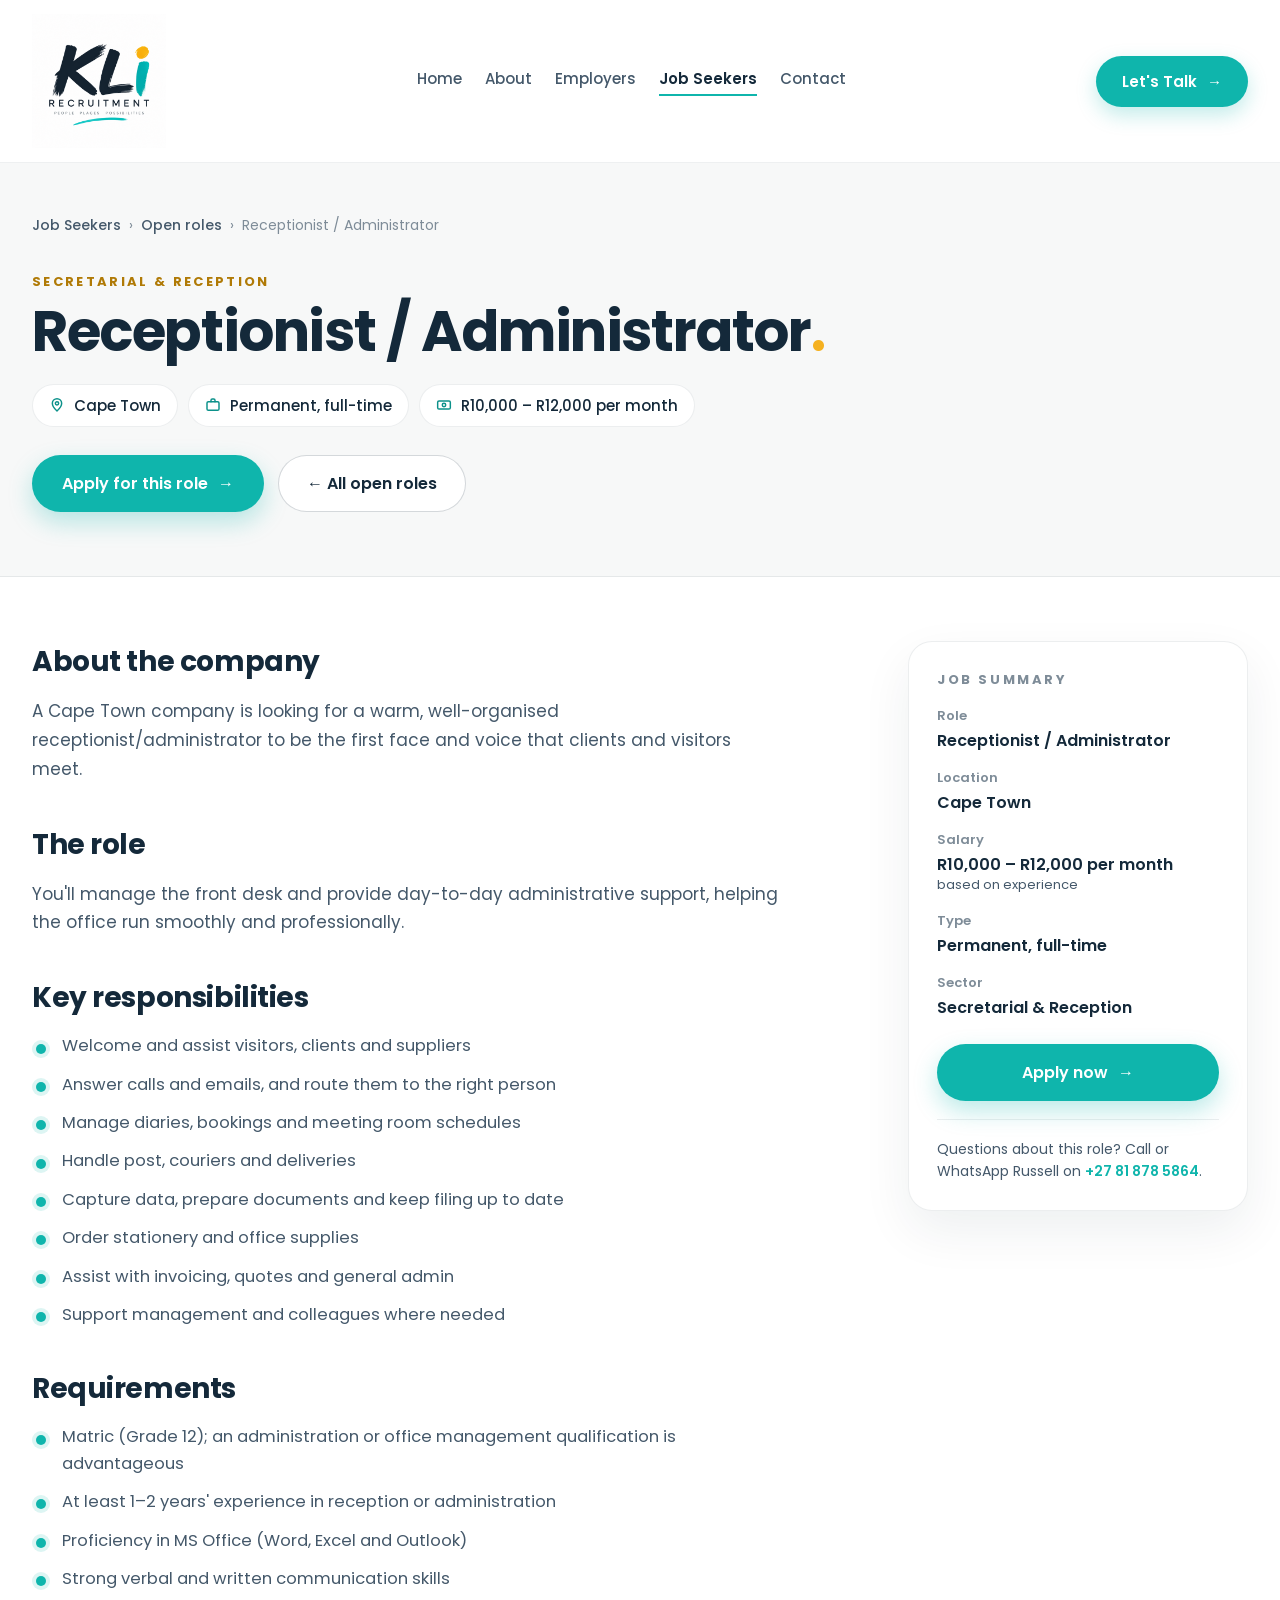
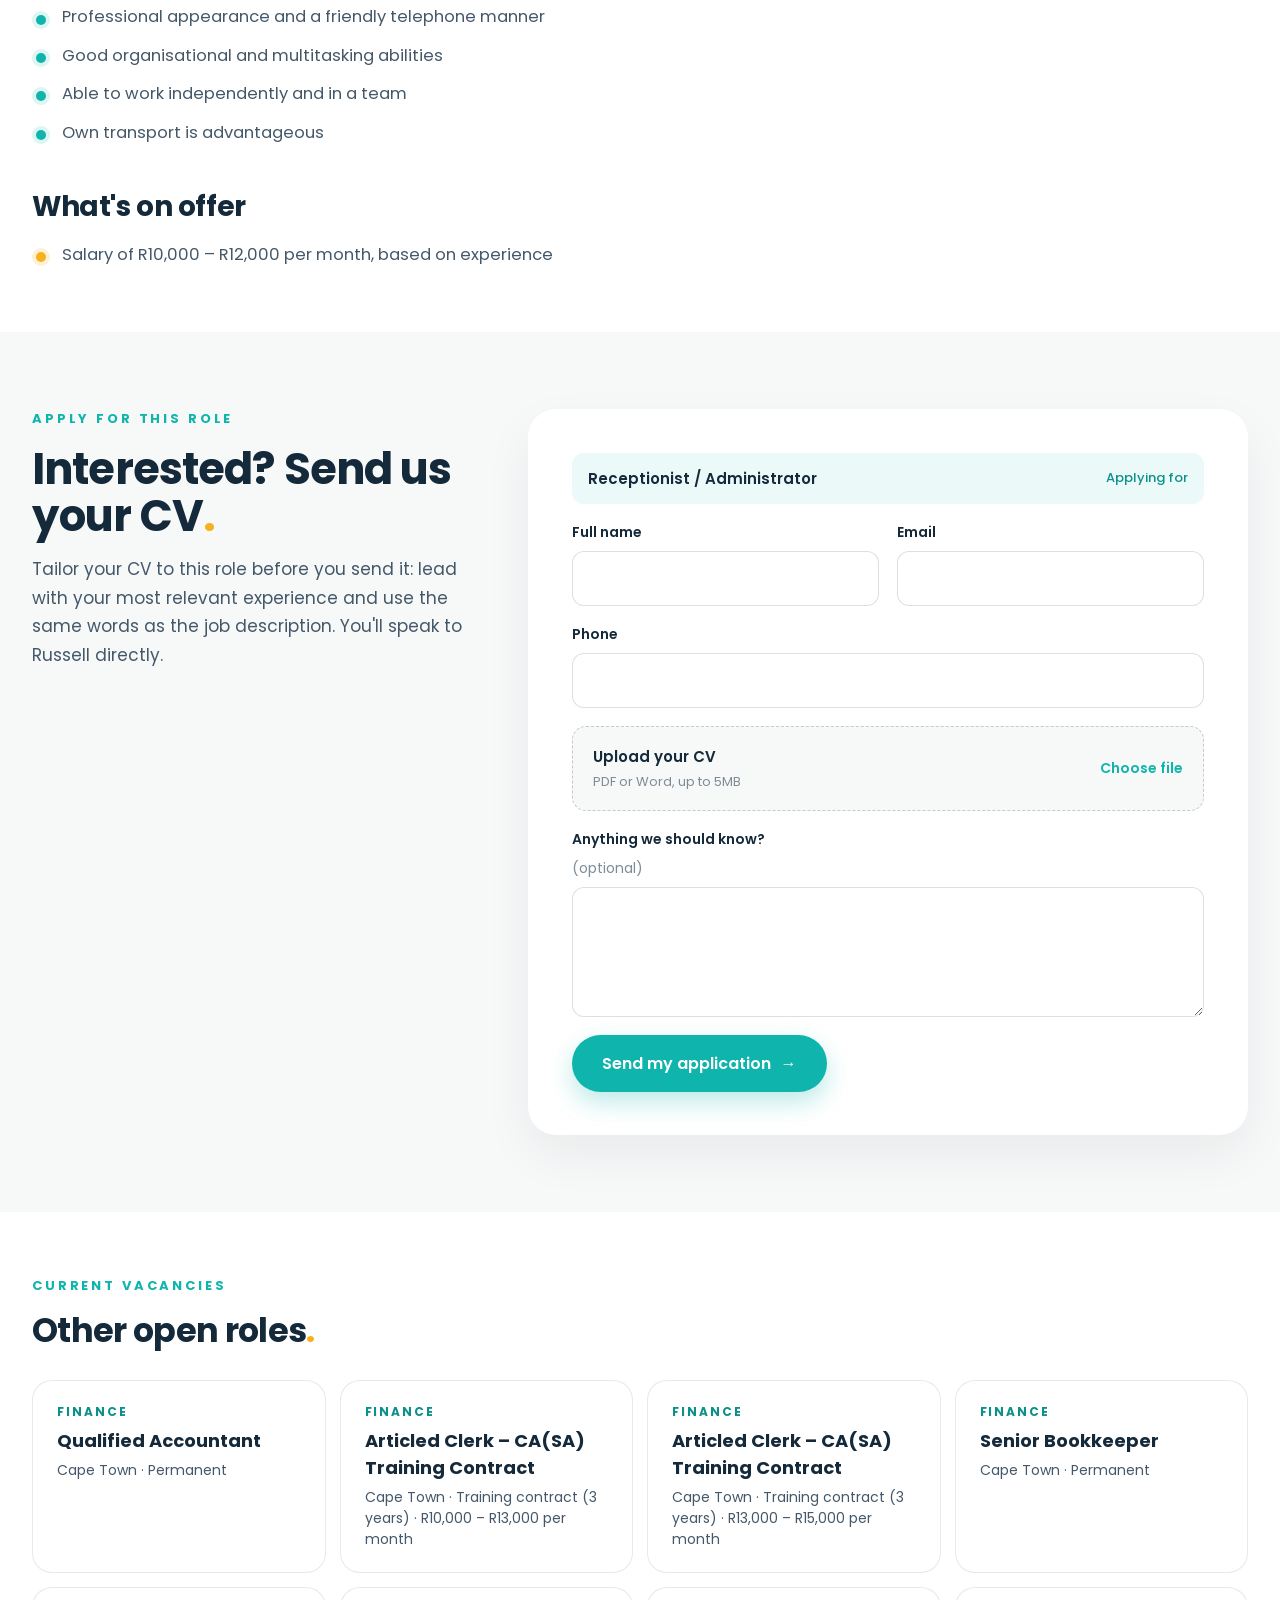
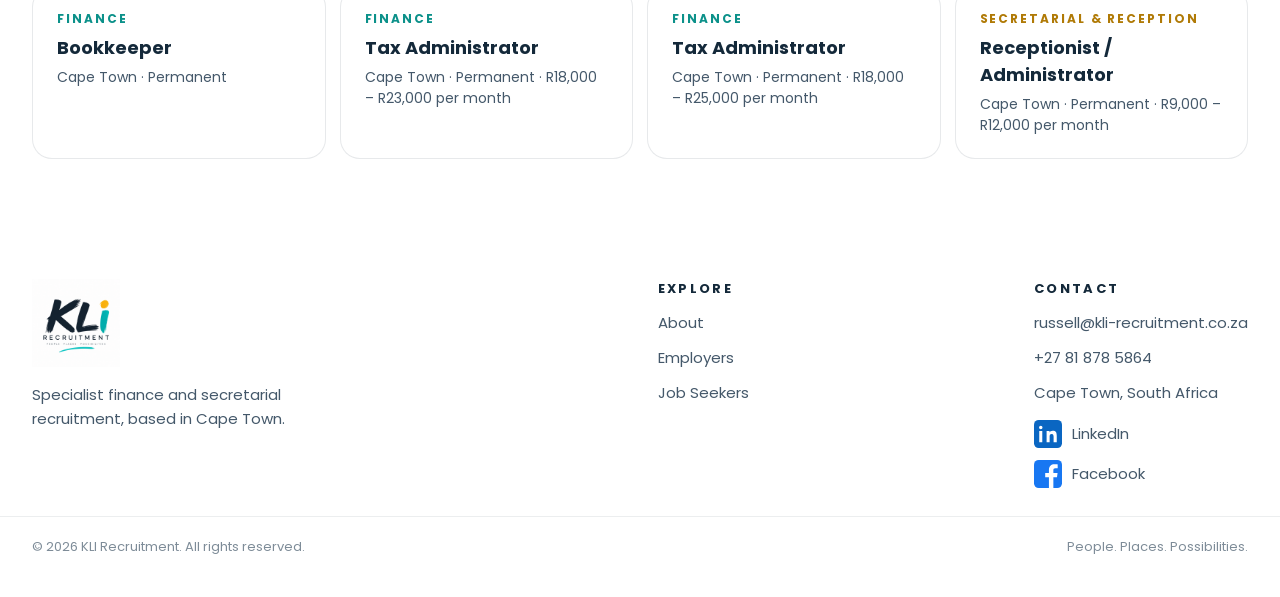
<file: jobs/receptionist-administrator-2.html>
<!DOCTYPE html>
<html lang="en">
<head>
<meta charset="utf-8">
<meta name="viewport" content="width=device-width, initial-scale=1">
<title>Receptionist / Administrator | KLI Recruitment</title>
<meta name="description" content="Receptionist / Administrator · Cape Town · Permanent, full-time · R10,000 – R12,000 per month. Be the first face and voice that clients and visitors meet, and help the office run smoothly.">
<link rel="canonical" href="https://kli-recruitment.co.za/jobs/receptionist-administrator-2.html">
<meta property="og:type" content="website">
<meta property="og:site_name" content="KLI Recruitment">
<meta property="og:title" content="Receptionist / Administrator: Cape Town, R10,000 – R12,000 per month">
<meta property="og:description" content="Be the first face and voice that clients and visitors meet, and help the office run smoothly. Apply now with KLI Recruitment.">
<meta property="og:url" content="https://kli-recruitment.co.za/jobs/receptionist-administrator-2.html">
<meta property="og:image" content="https://kli-recruitment.co.za/assets/og-jobs.jpg">
<meta property="og:image:width" content="1200">
<meta property="og:image:height" content="630">
<meta name="twitter:card" content="summary_large_image">
<link rel="icon" href="../assets/logo.png">
<link rel="stylesheet" href="../assets/site.css">
<script type="application/ld+json">{"@context": "https://schema.org", "@type": "JobPosting", "title": "Receptionist / Administrator", "description": "<section class=\"job-section \"><h2>About the company<\/h2><p>A Cape Town company is looking for a warm, well-organised receptionist/administrator to be the first face and voice that clients and visitors meet.<\/p><\/section><section class=\"job-section \"><h2>The role<\/h2><p>You&#x27;ll manage the front desk and provide day-to-day administrative support, helping the office run smoothly and professionally.<\/p><\/section><section class=\"job-section \"><h2>Key responsibilities<\/h2><ul><li>Welcome and assist visitors, clients and suppliers<\/li><li>Answer calls and emails, and route them to the right person<\/li><li>Manage diaries, bookings and meeting room schedules<\/li><li>Handle post, couriers and deliveries<\/li><li>Capture data, prepare documents and keep filing up to date<\/li><li>Order stationery and office supplies<\/li><li>Assist with invoicing, quotes and general admin<\/li><li>Support management and colleagues where needed<\/li><\/ul><\/section><section class=\"job-section \"><h2>Requirements<\/h2><ul><li>Matric (Grade 12); an administration or office management qualification is advantageous<\/li><li>At least 1–2 years&#x27; experience in reception or administration<\/li><li>Proficiency in MS Office (Word, Excel and Outlook)<\/li><li>Strong verbal and written communication skills<\/li><li>Professional appearance and a friendly telephone manner<\/li><li>Good organisational and multitasking abilities<\/li><li>Able to work independently and in a team<\/li><li>Own transport is advantageous<\/li><\/ul><\/section><section class=\"job-section offer\"><h2>What&#x27;s on offer<\/h2><ul><li>Salary of R10,000 – R12,000 per month, based on experience<\/li><\/ul><\/section>", "datePosted": "2026-10-16", "employmentType": "FULL_TIME", "directApply": true, "url": "https://kli-recruitment.co.za/jobs/receptionist-administrator-2.html", "hiringOrganization": {"@type": "Organization", "name": "KLI Recruitment", "sameAs": "https://kli-recruitment.co.za", "logo": "https://kli-recruitment.co.za/assets/logo.png"}, "jobLocation": {"@type": "Place", "address": {"@type": "PostalAddress", "addressLocality": "Cape Town", "addressRegion": "Western Cape", "addressCountry": "ZA"}}, "baseSalary": {"@type": "MonetaryAmount", "currency": "ZAR", "value": {"@type": "QuantitativeValue", "minValue": 10000, "maxValue": 12000, "unitText": "MONTH"}}}</script>
</head>
<body>

<header class="kli-header">
  <div class="kli-hdr">
    <a class="kli-logo" href="../index.html"><img src="../assets/logo.png" alt="KLI Recruitment"></a>
    <nav class="kli-nav">
      <a href="../index.html">Home</a>
      <a href="../about.html">About</a>
      <a href="../employers.html">Employers</a>
      <a class="on" href="../job-seekers.html">Job Seekers</a>
      <a href="../contact.html">Contact</a>
      <a class="kli-navcta" href="../contact.html">Let's Talk →</a>
    </nav>
    <a class="kli-cta" href="../contact.html">Let's Talk <span>→</span></a>
    <button type="button" class="kli-burger" aria-label="Open menu" aria-expanded="false"><span></span><span></span><span></span></button>
  </div>
</header>

<main>
  <section class="job-hero">
    <div class="wrap">
      <div class="crumbs"><a href="../job-seekers.html">Job Seekers</a><span>›</span><a href="../job-seekers.html">Open roles</a><span>›</span><span>Receptionist / Administrator</span></div>
      <div class="job-sector sec">SECRETARIAL &amp; RECEPTION</div>
      <h1>Receptionist / Administrator<span class="dot">.</span></h1>
      <div class="facts">
        <span class="fact"><svg width="16" height="16" viewBox="0 0 24 24" fill="none" stroke="#0C918A" stroke-width="2.2" stroke-linecap="round" stroke-linejoin="round"><path d="M12 21s-7-6.2-7-11.5a7 7 0 0 1 14 0C19 14.8 12 21 12 21z"/><circle cx="12" cy="9.5" r="2.5"/></svg>Cape Town</span>
        <span class="fact"><svg width="16" height="16" viewBox="0 0 24 24" fill="none" stroke="#0C918A" stroke-width="2.2" stroke-linecap="round" stroke-linejoin="round"><rect x="3" y="7" width="18" height="13" rx="2"/><path d="M9 7V5a2 2 0 0 1 2-2h2a2 2 0 0 1 2 2v2"/></svg>Permanent, full-time</span>
        <span class="fact"><svg width="16" height="16" viewBox="0 0 24 24" fill="none" stroke="#0C918A" stroke-width="2.2" stroke-linecap="round" stroke-linejoin="round"><rect x="2.5" y="6" width="19" height="12" rx="2"/><circle cx="12" cy="12" r="2.6"/></svg>R10,000 – R12,000 per month</span>
      </div>
      <div class="hero-actions">
        <a class="btn btn-teal" href="#apply">Apply for this role <span>→</span></a>
        <a class="btn btn-line" href="../job-seekers.html">← All open roles</a>
      </div>
    </div>
  </section>

  <section class="job-body">
    <div class="wrap">
      <article>
        <section class="job-section "><h2>About the company</h2><p>A Cape Town company is looking for a warm, well-organised receptionist/administrator to be the first face and voice that clients and visitors meet.</p></section><section class="job-section "><h2>The role</h2><p>You&#x27;ll manage the front desk and provide day-to-day administrative support, helping the office run smoothly and professionally.</p></section><section class="job-section "><h2>Key responsibilities</h2><ul><li>Welcome and assist visitors, clients and suppliers</li><li>Answer calls and emails, and route them to the right person</li><li>Manage diaries, bookings and meeting room schedules</li><li>Handle post, couriers and deliveries</li><li>Capture data, prepare documents and keep filing up to date</li><li>Order stationery and office supplies</li><li>Assist with invoicing, quotes and general admin</li><li>Support management and colleagues where needed</li></ul></section><section class="job-section "><h2>Requirements</h2><ul><li>Matric (Grade 12); an administration or office management qualification is advantageous</li><li>At least 1–2 years&#x27; experience in reception or administration</li><li>Proficiency in MS Office (Word, Excel and Outlook)</li><li>Strong verbal and written communication skills</li><li>Professional appearance and a friendly telephone manner</li><li>Good organisational and multitasking abilities</li><li>Able to work independently and in a team</li><li>Own transport is advantageous</li></ul></section><section class="job-section offer"><h2>What&#x27;s on offer</h2><ul><li>Salary of R10,000 – R12,000 per month, based on experience</li></ul></section>
      </article>
      <aside class="summary">
        <h3>JOB SUMMARY</h3>
        <dl>
          <dt>Role</dt><dd>Receptionist / Administrator</dd>
          <dt>Location</dt><dd>Cape Town</dd>
          <dt>Salary</dt><dd>R10,000 – R12,000 per month<small>based on experience</small></dd>
          <dt>Type</dt><dd>Permanent, full-time</dd>
          <dt>Sector</dt><dd>Secretarial &amp; Reception</dd>
        </dl>
        <a class="btn btn-teal" href="#apply">Apply now <span>→</span></a>
        <div class="help">Questions about this role? Call or WhatsApp Russell on <a href="tel:+27818785864">+27 81 878 5864</a>.</div>
      </aside>
    </div>
  </section>

  <section class="apply" id="apply">
    <div class="wrap">
      <div class="apply-intro">
        <div class="eyebrow">APPLY FOR THIS ROLE</div>
        <h2>Interested? Send us your CV<span class="dot">.</span></h2>
        <p>Tailor your CV to this role before you send it: lead with your most relevant experience and use the same words as the job description. You'll speak to Russell directly.</p>
      </div>
      <div class="apply-card">
        <form class="apply-form" action="https://formsubmit.co/russell@kli-recruitment.co.za" method="POST" enctype="multipart/form-data">
          <input type="hidden" name="_subject" value="Application: Receptionist / Administrator (R10,000 – R12,000) (KLI website)">
          <input type="hidden" name="_template" value="table">
          <input type="hidden" name="_captcha" value="false">
          <input type="hidden" name="_next" value="https://kli-recruitment.co.za/thank-you.html">
          <input type="hidden" name="role" value="Receptionist / Administrator (R10,000 – R12,000)">
          <input type="hidden" name="sector" value="Secretarial &amp; Reception">
          <div class="full role-lock">Receptionist / Administrator<span>Applying for</span></div>
          <label>Full name<input name="name" type="text" required autocomplete="name"></label>
          <label>Email<input name="email" type="email" required autocomplete="email"></label>
          <label class="full">Phone<input name="phone" type="tel" autocomplete="tel"></label>
          <label class="full file">
            <span class="fl"><b>Upload your CV</b><small>PDF or Word, up to 5MB</small></span>
            <span class="choose">Choose file</span>
            <input name="attachment" type="file" accept=".pdf,.doc,.docx" required>
          </label>
          <label class="full">Anything we should know? <span class="optional">(optional)</span><textarea name="message" rows="4"></textarea></label>
          <button type="submit" class="btn btn-teal full">Send my application <span>→</span></button>
          <div class="form-error full" role="alert" hidden></div>
        </form>
      </div>
    </div>
  </section>

  <section class="more">
    <div class="wrap">
      <div class="eyebrow">CURRENT VACANCIES</div>
      <h2>Other open roles<span class="dot">.</span></h2>
      <div class="more-list"><a class="more-card" href="qualified-accountant.html"><span class="s" style="color:#0C918A">FINANCE</span><span class="t">Qualified Accountant</span><span class="m">Cape Town · Permanent</span></a><a class="more-card" href="articled-clerk.html"><span class="s" style="color:#0C918A">FINANCE</span><span class="t">Articled Clerk – CA(SA) Training Contract</span><span class="m">Cape Town · Training contract (3 years) · R10,000 – R13,000 per month</span></a><a class="more-card" href="articled-clerk-2.html"><span class="s" style="color:#0C918A">FINANCE</span><span class="t">Articled Clerk – CA(SA) Training Contract</span><span class="m">Cape Town · Training contract (3 years) · R13,000 – R15,000 per month</span></a><a class="more-card" href="senior-bookkeeper.html"><span class="s" style="color:#0C918A">FINANCE</span><span class="t">Senior Bookkeeper</span><span class="m">Cape Town · Permanent</span></a><a class="more-card" href="bookkeeper.html"><span class="s" style="color:#0C918A">FINANCE</span><span class="t">Bookkeeper</span><span class="m">Cape Town · Permanent</span></a><a class="more-card" href="tax-administrator.html"><span class="s" style="color:#0C918A">FINANCE</span><span class="t">Tax Administrator</span><span class="m">Cape Town · Permanent · R18,000 – R23,000 per month</span></a><a class="more-card" href="tax-administrator-2.html"><span class="s" style="color:#0C918A">FINANCE</span><span class="t">Tax Administrator</span><span class="m">Cape Town · Permanent · R18,000 – R25,000 per month</span></a><a class="more-card" href="receptionist-administrator.html"><span class="s" style="color:#B07A06">SECRETARIAL &amp; RECEPTION</span><span class="t">Receptionist / Administrator</span><span class="m">Cape Town · Permanent · R9,000 – R12,000 per month</span></a></div>
    </div>
  </section>
</main>

<footer class="site-footer">
  <div class="top">
    <div class="brand"><img src="../assets/logo.png" alt="KLI Recruitment"><p>Specialist finance and secretarial recruitment, based in Cape Town.</p></div>
    <div class="col"><h4>EXPLORE</h4><a href="../about.html">About</a><a href="../employers.html">Employers</a><a href="../job-seekers.html">Job Seekers</a></div>
    <div class="col"><h4>CONTACT</h4><a href="mailto:russell@kli-recruitment.co.za">russell@kli-recruitment.co.za</a><a href="tel:+27818785864">+27 81 878 5864</a><div>Cape Town, South Africa</div>
      <a class="li" href="https://www.linkedin.com/company/kli-recruitment/?originalSubdomain=za" target="_blank" rel="noopener" aria-label="KLI Recruitment on LinkedIn"><img src="[data-uri]" alt="" width="28" height="28">LinkedIn</a>
      <a class="fb" href="https://www.facebook.com/klirecruitment" target="_blank" rel="noopener" aria-label="KLI Recruitment on Facebook"><img src="[data-uri]" alt="" width="28" height="28">Facebook</a></div>
  </div>
  <div class="bottom"><div>© 2026 KLI Recruitment. All rights reserved.</div><div>People. Places. Possibilities.</div></div>
</footer>

<script src="../assets/job.js"></script>
</body>
</html>
</file>
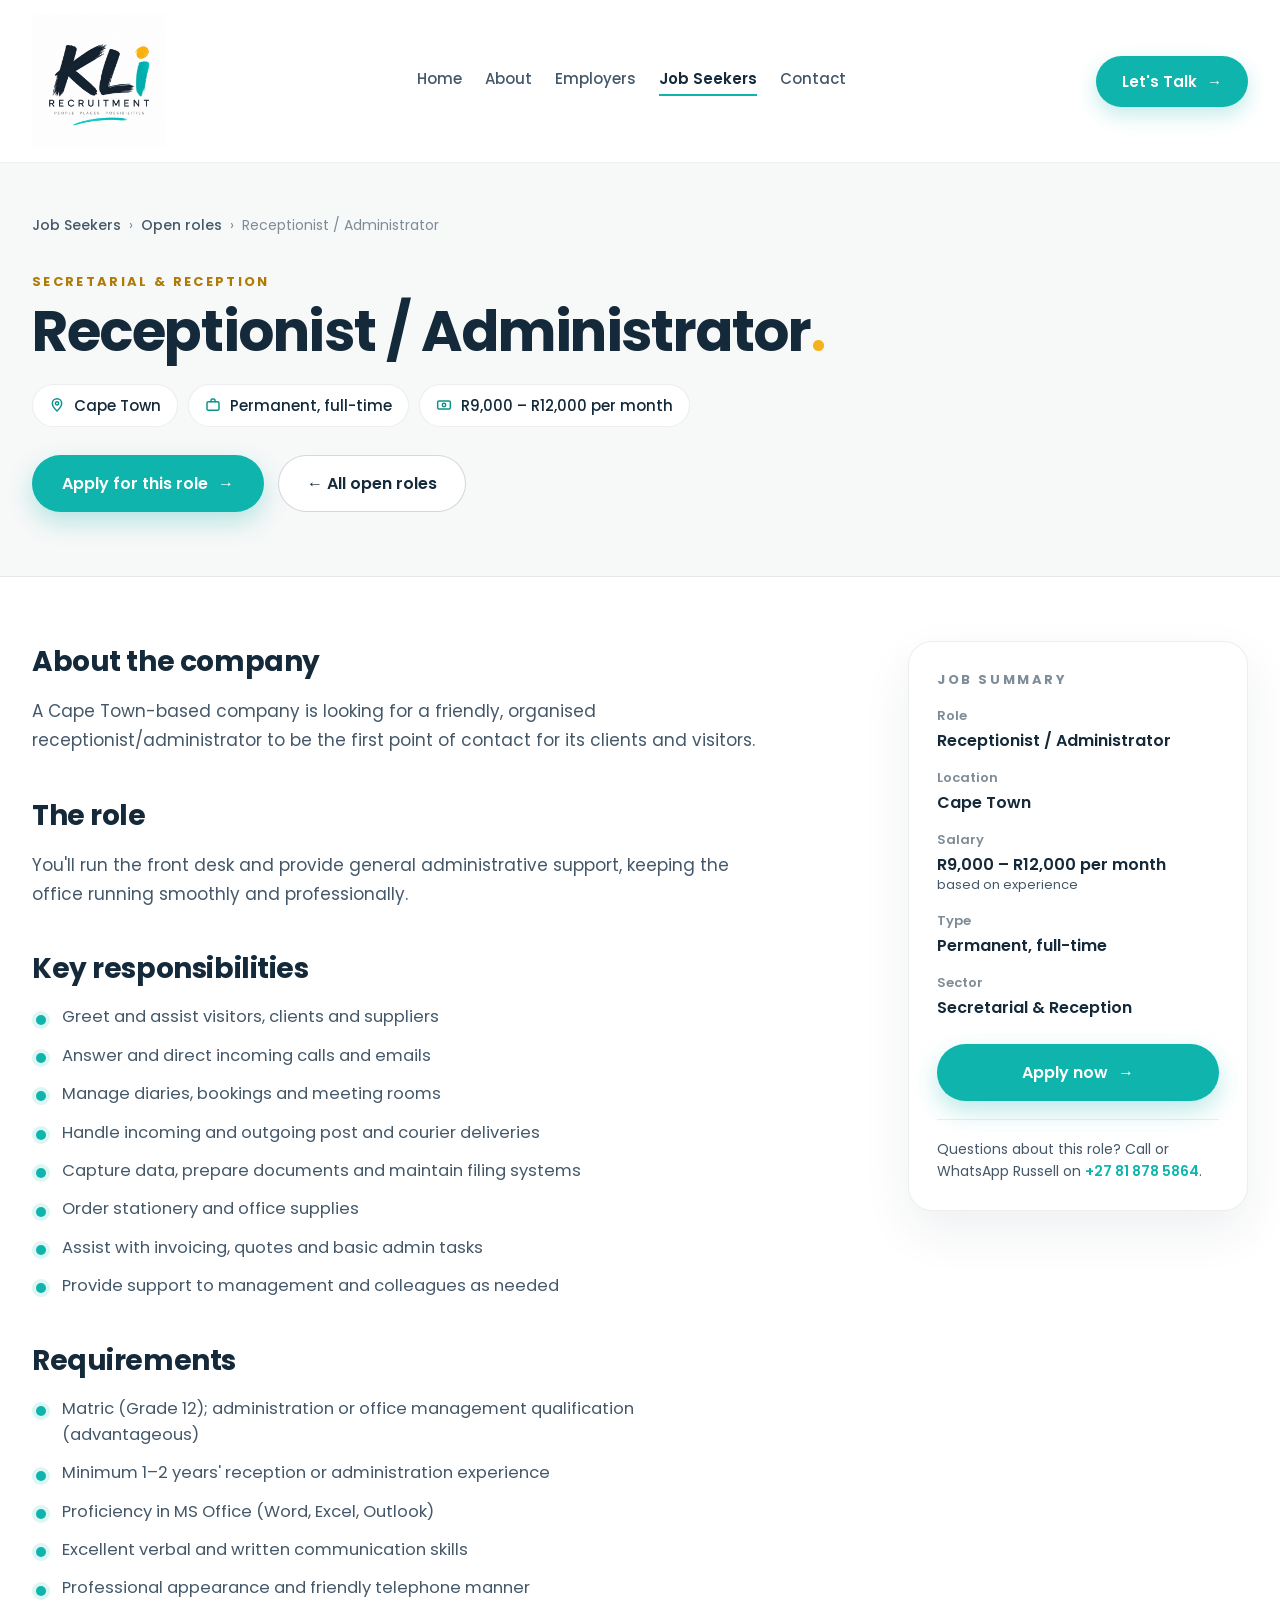
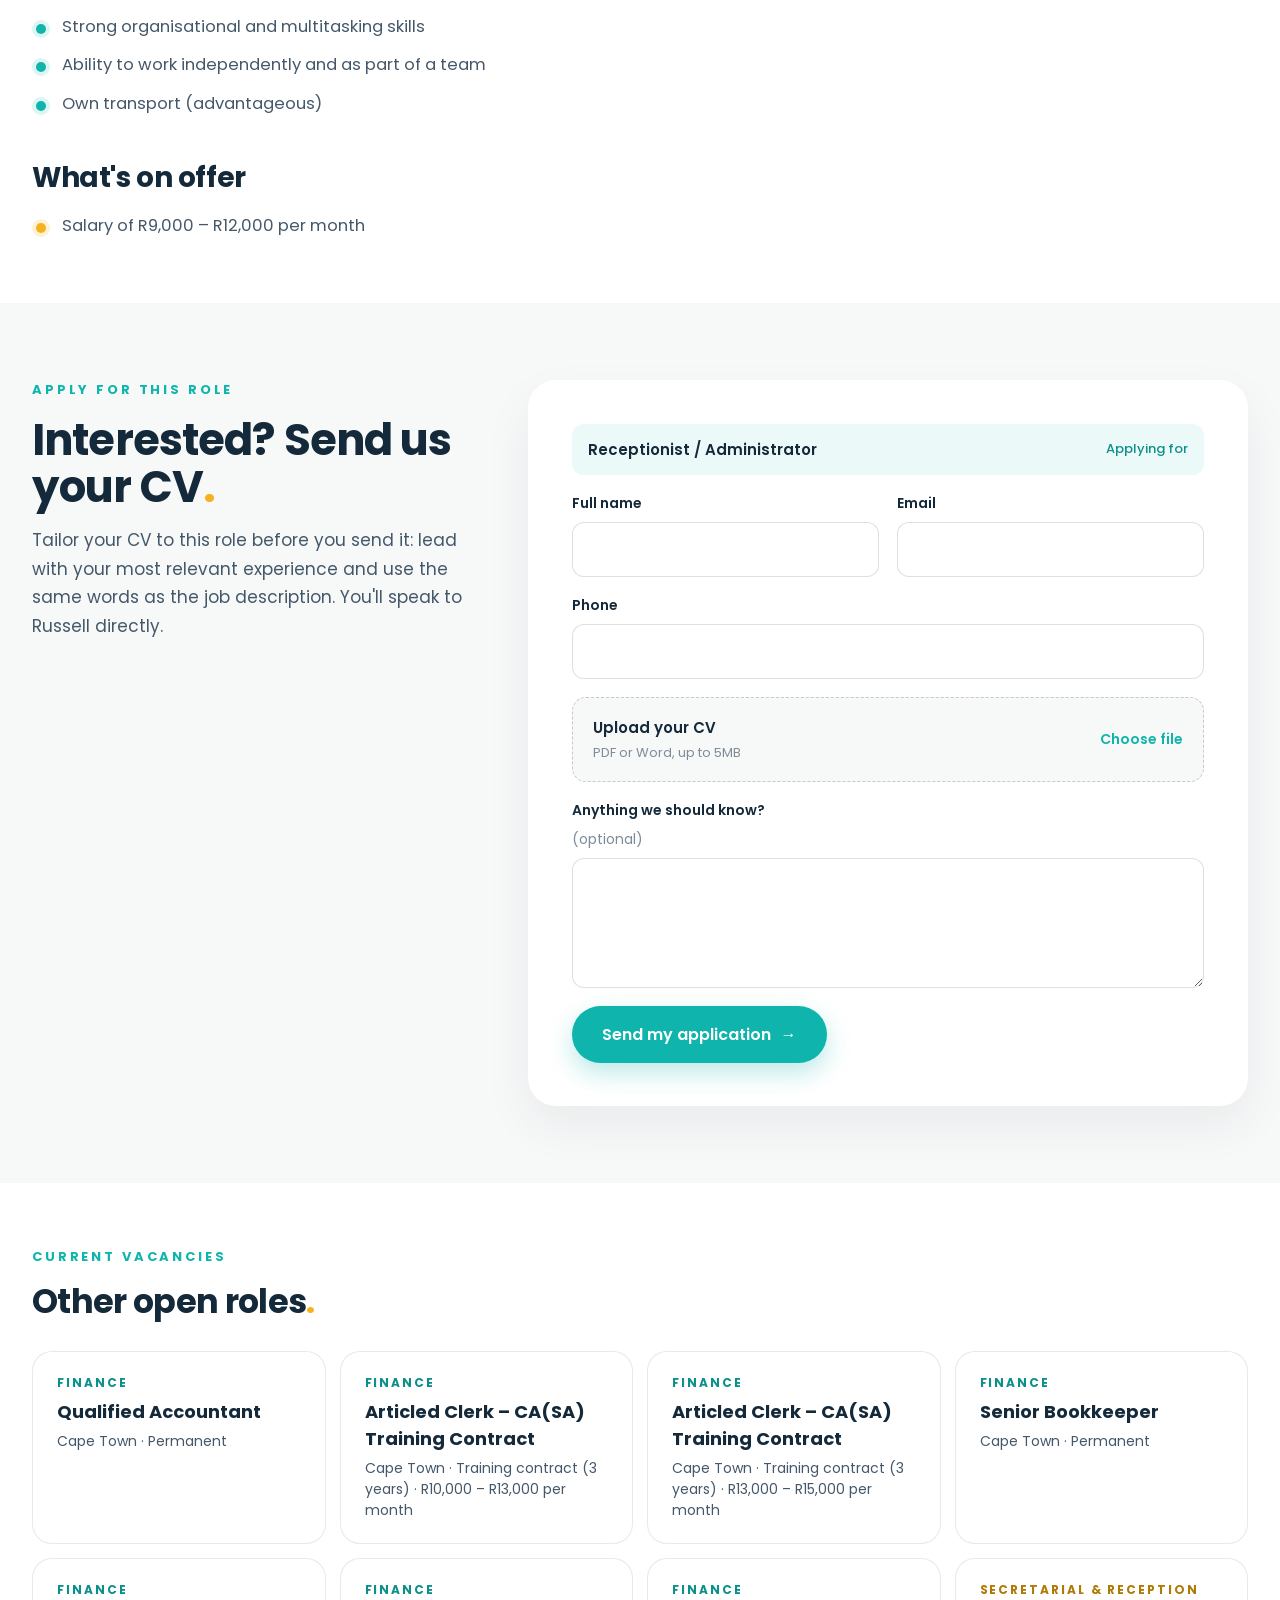
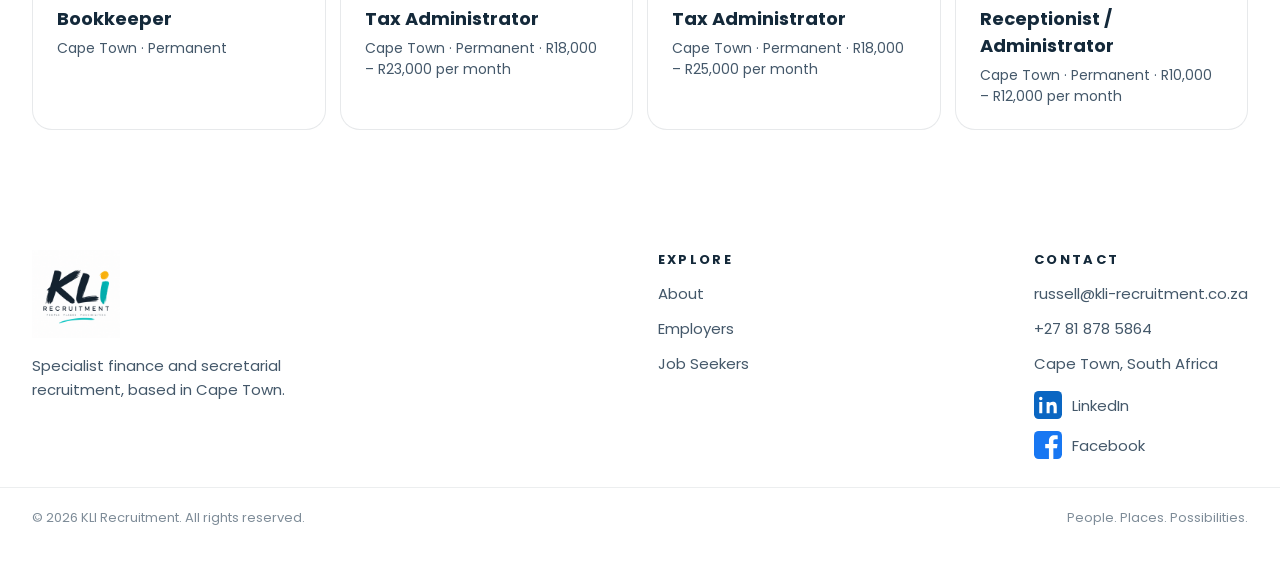
<file: jobs/receptionist-administrator.html>
<!DOCTYPE html>
<html lang="en">
<head>
<meta charset="utf-8">
<meta name="viewport" content="width=device-width, initial-scale=1">
<title>Receptionist / Administrator | KLI Recruitment</title>
<meta name="description" content="Receptionist / Administrator · Cape Town · Permanent, full-time · R9,000 – R12,000 per month. Be the friendly first point of contact for clients and visitors, and keep the office running smoothly.">
<link rel="canonical" href="https://kli-recruitment.co.za/jobs/receptionist-administrator.html">
<meta property="og:type" content="website">
<meta property="og:site_name" content="KLI Recruitment">
<meta property="og:title" content="Receptionist / Administrator: Cape Town, R9,000 – R12,000 per month">
<meta property="og:description" content="Be the friendly first point of contact for clients and visitors, and keep the office running smoothly. Apply now with KLI Recruitment.">
<meta property="og:url" content="https://kli-recruitment.co.za/jobs/receptionist-administrator.html">
<meta property="og:image" content="https://kli-recruitment.co.za/assets/og-jobs.jpg">
<meta property="og:image:width" content="1200">
<meta property="og:image:height" content="630">
<meta name="twitter:card" content="summary_large_image">
<link rel="icon" href="../assets/logo.png">
<link rel="stylesheet" href="../assets/site.css">
<script type="application/ld+json">{"@context": "https://schema.org", "@type": "JobPosting", "title": "Receptionist / Administrator", "description": "<section class=\"job-section \"><h2>About the company<\/h2><p>A Cape Town-based company is looking for a friendly, organised receptionist/administrator to be the first point of contact for its clients and visitors.<\/p><\/section><section class=\"job-section \"><h2>The role<\/h2><p>You&#x27;ll run the front desk and provide general administrative support, keeping the office running smoothly and professionally.<\/p><\/section><section class=\"job-section \"><h2>Key responsibilities<\/h2><ul><li>Greet and assist visitors, clients and suppliers<\/li><li>Answer and direct incoming calls and emails<\/li><li>Manage diaries, bookings and meeting rooms<\/li><li>Handle incoming and outgoing post and courier deliveries<\/li><li>Capture data, prepare documents and maintain filing systems<\/li><li>Order stationery and office supplies<\/li><li>Assist with invoicing, quotes and basic admin tasks<\/li><li>Provide support to management and colleagues as needed<\/li><\/ul><\/section><section class=\"job-section \"><h2>Requirements<\/h2><ul><li>Matric (Grade 12); administration or office management qualification (advantageous)<\/li><li>Minimum 1–2 years&#x27; reception or administration experience<\/li><li>Proficiency in MS Office (Word, Excel, Outlook)<\/li><li>Excellent verbal and written communication skills<\/li><li>Professional appearance and friendly telephone manner<\/li><li>Strong organisational and multitasking skills<\/li><li>Ability to work independently and as part of a team<\/li><li>Own transport (advantageous)<\/li><\/ul><\/section><section class=\"job-section offer\"><h2>What&#x27;s on offer<\/h2><ul><li>Salary of R9,000 – R12,000 per month<\/li><\/ul><\/section>", "datePosted": "2026-10-12", "employmentType": "FULL_TIME", "directApply": true, "url": "https://kli-recruitment.co.za/jobs/receptionist-administrator.html", "hiringOrganization": {"@type": "Organization", "name": "KLI Recruitment", "sameAs": "https://kli-recruitment.co.za", "logo": "https://kli-recruitment.co.za/assets/logo.png"}, "jobLocation": {"@type": "Place", "address": {"@type": "PostalAddress", "addressLocality": "Cape Town", "addressRegion": "Western Cape", "addressCountry": "ZA"}}, "baseSalary": {"@type": "MonetaryAmount", "currency": "ZAR", "value": {"@type": "QuantitativeValue", "minValue": 9000, "maxValue": 12000, "unitText": "MONTH"}}}</script>
</head>
<body>

<header class="kli-header">
  <div class="kli-hdr">
    <a class="kli-logo" href="../index.html"><img src="../assets/logo.png" alt="KLI Recruitment"></a>
    <nav class="kli-nav">
      <a href="../index.html">Home</a>
      <a href="../about.html">About</a>
      <a href="../employers.html">Employers</a>
      <a class="on" href="../job-seekers.html">Job Seekers</a>
      <a href="../contact.html">Contact</a>
      <a class="kli-navcta" href="../contact.html">Let's Talk →</a>
    </nav>
    <a class="kli-cta" href="../contact.html">Let's Talk <span>→</span></a>
    <button type="button" class="kli-burger" aria-label="Open menu" aria-expanded="false"><span></span><span></span><span></span></button>
  </div>
</header>

<main>
  <section class="job-hero">
    <div class="wrap">
      <div class="crumbs"><a href="../job-seekers.html">Job Seekers</a><span>›</span><a href="../job-seekers.html">Open roles</a><span>›</span><span>Receptionist / Administrator</span></div>
      <div class="job-sector sec">SECRETARIAL &amp; RECEPTION</div>
      <h1>Receptionist / Administrator<span class="dot">.</span></h1>
      <div class="facts">
        <span class="fact"><svg width="16" height="16" viewBox="0 0 24 24" fill="none" stroke="#0C918A" stroke-width="2.2" stroke-linecap="round" stroke-linejoin="round"><path d="M12 21s-7-6.2-7-11.5a7 7 0 0 1 14 0C19 14.8 12 21 12 21z"/><circle cx="12" cy="9.5" r="2.5"/></svg>Cape Town</span>
        <span class="fact"><svg width="16" height="16" viewBox="0 0 24 24" fill="none" stroke="#0C918A" stroke-width="2.2" stroke-linecap="round" stroke-linejoin="round"><rect x="3" y="7" width="18" height="13" rx="2"/><path d="M9 7V5a2 2 0 0 1 2-2h2a2 2 0 0 1 2 2v2"/></svg>Permanent, full-time</span>
        <span class="fact"><svg width="16" height="16" viewBox="0 0 24 24" fill="none" stroke="#0C918A" stroke-width="2.2" stroke-linecap="round" stroke-linejoin="round"><rect x="2.5" y="6" width="19" height="12" rx="2"/><circle cx="12" cy="12" r="2.6"/></svg>R9,000 – R12,000 per month</span>
      </div>
      <div class="hero-actions">
        <a class="btn btn-teal" href="#apply">Apply for this role <span>→</span></a>
        <a class="btn btn-line" href="../job-seekers.html">← All open roles</a>
      </div>
    </div>
  </section>

  <section class="job-body">
    <div class="wrap">
      <article>
        <section class="job-section "><h2>About the company</h2><p>A Cape Town-based company is looking for a friendly, organised receptionist/administrator to be the first point of contact for its clients and visitors.</p></section><section class="job-section "><h2>The role</h2><p>You&#x27;ll run the front desk and provide general administrative support, keeping the office running smoothly and professionally.</p></section><section class="job-section "><h2>Key responsibilities</h2><ul><li>Greet and assist visitors, clients and suppliers</li><li>Answer and direct incoming calls and emails</li><li>Manage diaries, bookings and meeting rooms</li><li>Handle incoming and outgoing post and courier deliveries</li><li>Capture data, prepare documents and maintain filing systems</li><li>Order stationery and office supplies</li><li>Assist with invoicing, quotes and basic admin tasks</li><li>Provide support to management and colleagues as needed</li></ul></section><section class="job-section "><h2>Requirements</h2><ul><li>Matric (Grade 12); administration or office management qualification (advantageous)</li><li>Minimum 1–2 years&#x27; reception or administration experience</li><li>Proficiency in MS Office (Word, Excel, Outlook)</li><li>Excellent verbal and written communication skills</li><li>Professional appearance and friendly telephone manner</li><li>Strong organisational and multitasking skills</li><li>Ability to work independently and as part of a team</li><li>Own transport (advantageous)</li></ul></section><section class="job-section offer"><h2>What&#x27;s on offer</h2><ul><li>Salary of R9,000 – R12,000 per month</li></ul></section>
      </article>
      <aside class="summary">
        <h3>JOB SUMMARY</h3>
        <dl>
          <dt>Role</dt><dd>Receptionist / Administrator</dd>
          <dt>Location</dt><dd>Cape Town</dd>
          <dt>Salary</dt><dd>R9,000 – R12,000 per month<small>based on experience</small></dd>
          <dt>Type</dt><dd>Permanent, full-time</dd>
          <dt>Sector</dt><dd>Secretarial &amp; Reception</dd>
        </dl>
        <a class="btn btn-teal" href="#apply">Apply now <span>→</span></a>
        <div class="help">Questions about this role? Call or WhatsApp Russell on <a href="tel:+27818785864">+27 81 878 5864</a>.</div>
      </aside>
    </div>
  </section>

  <section class="apply" id="apply">
    <div class="wrap">
      <div class="apply-intro">
        <div class="eyebrow">APPLY FOR THIS ROLE</div>
        <h2>Interested? Send us your CV<span class="dot">.</span></h2>
        <p>Tailor your CV to this role before you send it: lead with your most relevant experience and use the same words as the job description. You'll speak to Russell directly.</p>
      </div>
      <div class="apply-card">
        <form class="apply-form" action="https://formsubmit.co/russell@kli-recruitment.co.za" method="POST" enctype="multipart/form-data">
          <input type="hidden" name="_subject" value="Application: Receptionist / Administrator (R9,000 – R12,000) (KLI website)">
          <input type="hidden" name="_template" value="table">
          <input type="hidden" name="_captcha" value="false">
          <input type="hidden" name="_next" value="https://kli-recruitment.co.za/thank-you.html">
          <input type="hidden" name="role" value="Receptionist / Administrator (R9,000 – R12,000)">
          <input type="hidden" name="sector" value="Secretarial &amp; Reception">
          <div class="full role-lock">Receptionist / Administrator<span>Applying for</span></div>
          <label>Full name<input name="name" type="text" required autocomplete="name"></label>
          <label>Email<input name="email" type="email" required autocomplete="email"></label>
          <label class="full">Phone<input name="phone" type="tel" autocomplete="tel"></label>
          <label class="full file">
            <span class="fl"><b>Upload your CV</b><small>PDF or Word, up to 5MB</small></span>
            <span class="choose">Choose file</span>
            <input name="attachment" type="file" accept=".pdf,.doc,.docx" required>
          </label>
          <label class="full">Anything we should know? <span class="optional">(optional)</span><textarea name="message" rows="4"></textarea></label>
          <button type="submit" class="btn btn-teal full">Send my application <span>→</span></button>
          <div class="form-error full" role="alert" hidden></div>
        </form>
      </div>
    </div>
  </section>

  <section class="more">
    <div class="wrap">
      <div class="eyebrow">CURRENT VACANCIES</div>
      <h2>Other open roles<span class="dot">.</span></h2>
      <div class="more-list"><a class="more-card" href="qualified-accountant.html"><span class="s" style="color:#0C918A">FINANCE</span><span class="t">Qualified Accountant</span><span class="m">Cape Town · Permanent</span></a><a class="more-card" href="articled-clerk.html"><span class="s" style="color:#0C918A">FINANCE</span><span class="t">Articled Clerk – CA(SA) Training Contract</span><span class="m">Cape Town · Training contract (3 years) · R10,000 – R13,000 per month</span></a><a class="more-card" href="articled-clerk-2.html"><span class="s" style="color:#0C918A">FINANCE</span><span class="t">Articled Clerk – CA(SA) Training Contract</span><span class="m">Cape Town · Training contract (3 years) · R13,000 – R15,000 per month</span></a><a class="more-card" href="senior-bookkeeper.html"><span class="s" style="color:#0C918A">FINANCE</span><span class="t">Senior Bookkeeper</span><span class="m">Cape Town · Permanent</span></a><a class="more-card" href="bookkeeper.html"><span class="s" style="color:#0C918A">FINANCE</span><span class="t">Bookkeeper</span><span class="m">Cape Town · Permanent</span></a><a class="more-card" href="tax-administrator.html"><span class="s" style="color:#0C918A">FINANCE</span><span class="t">Tax Administrator</span><span class="m">Cape Town · Permanent · R18,000 – R23,000 per month</span></a><a class="more-card" href="tax-administrator-2.html"><span class="s" style="color:#0C918A">FINANCE</span><span class="t">Tax Administrator</span><span class="m">Cape Town · Permanent · R18,000 – R25,000 per month</span></a><a class="more-card" href="receptionist-administrator-2.html"><span class="s" style="color:#B07A06">SECRETARIAL &amp; RECEPTION</span><span class="t">Receptionist / Administrator</span><span class="m">Cape Town · Permanent · R10,000 – R12,000 per month</span></a></div>
    </div>
  </section>
</main>

<footer class="site-footer">
  <div class="top">
    <div class="brand"><img src="../assets/logo.png" alt="KLI Recruitment"><p>Specialist finance and secretarial recruitment, based in Cape Town.</p></div>
    <div class="col"><h4>EXPLORE</h4><a href="../about.html">About</a><a href="../employers.html">Employers</a><a href="../job-seekers.html">Job Seekers</a></div>
    <div class="col"><h4>CONTACT</h4><a href="mailto:russell@kli-recruitment.co.za">russell@kli-recruitment.co.za</a><a href="tel:+27818785864">+27 81 878 5864</a><div>Cape Town, South Africa</div>
      <a class="li" href="https://www.linkedin.com/company/kli-recruitment/?originalSubdomain=za" target="_blank" rel="noopener" aria-label="KLI Recruitment on LinkedIn"><img src="[data-uri]" alt="" width="28" height="28">LinkedIn</a>
      <a class="fb" href="https://www.facebook.com/klirecruitment" target="_blank" rel="noopener" aria-label="KLI Recruitment on Facebook"><img src="[data-uri]" alt="" width="28" height="28">Facebook</a></div>
  </div>
  <div class="bottom"><div>© 2026 KLI Recruitment. All rights reserved.</div><div>People. Places. Possibilities.</div></div>
</footer>

<script src="../assets/job.js"></script>
</body>
</html>
</file>
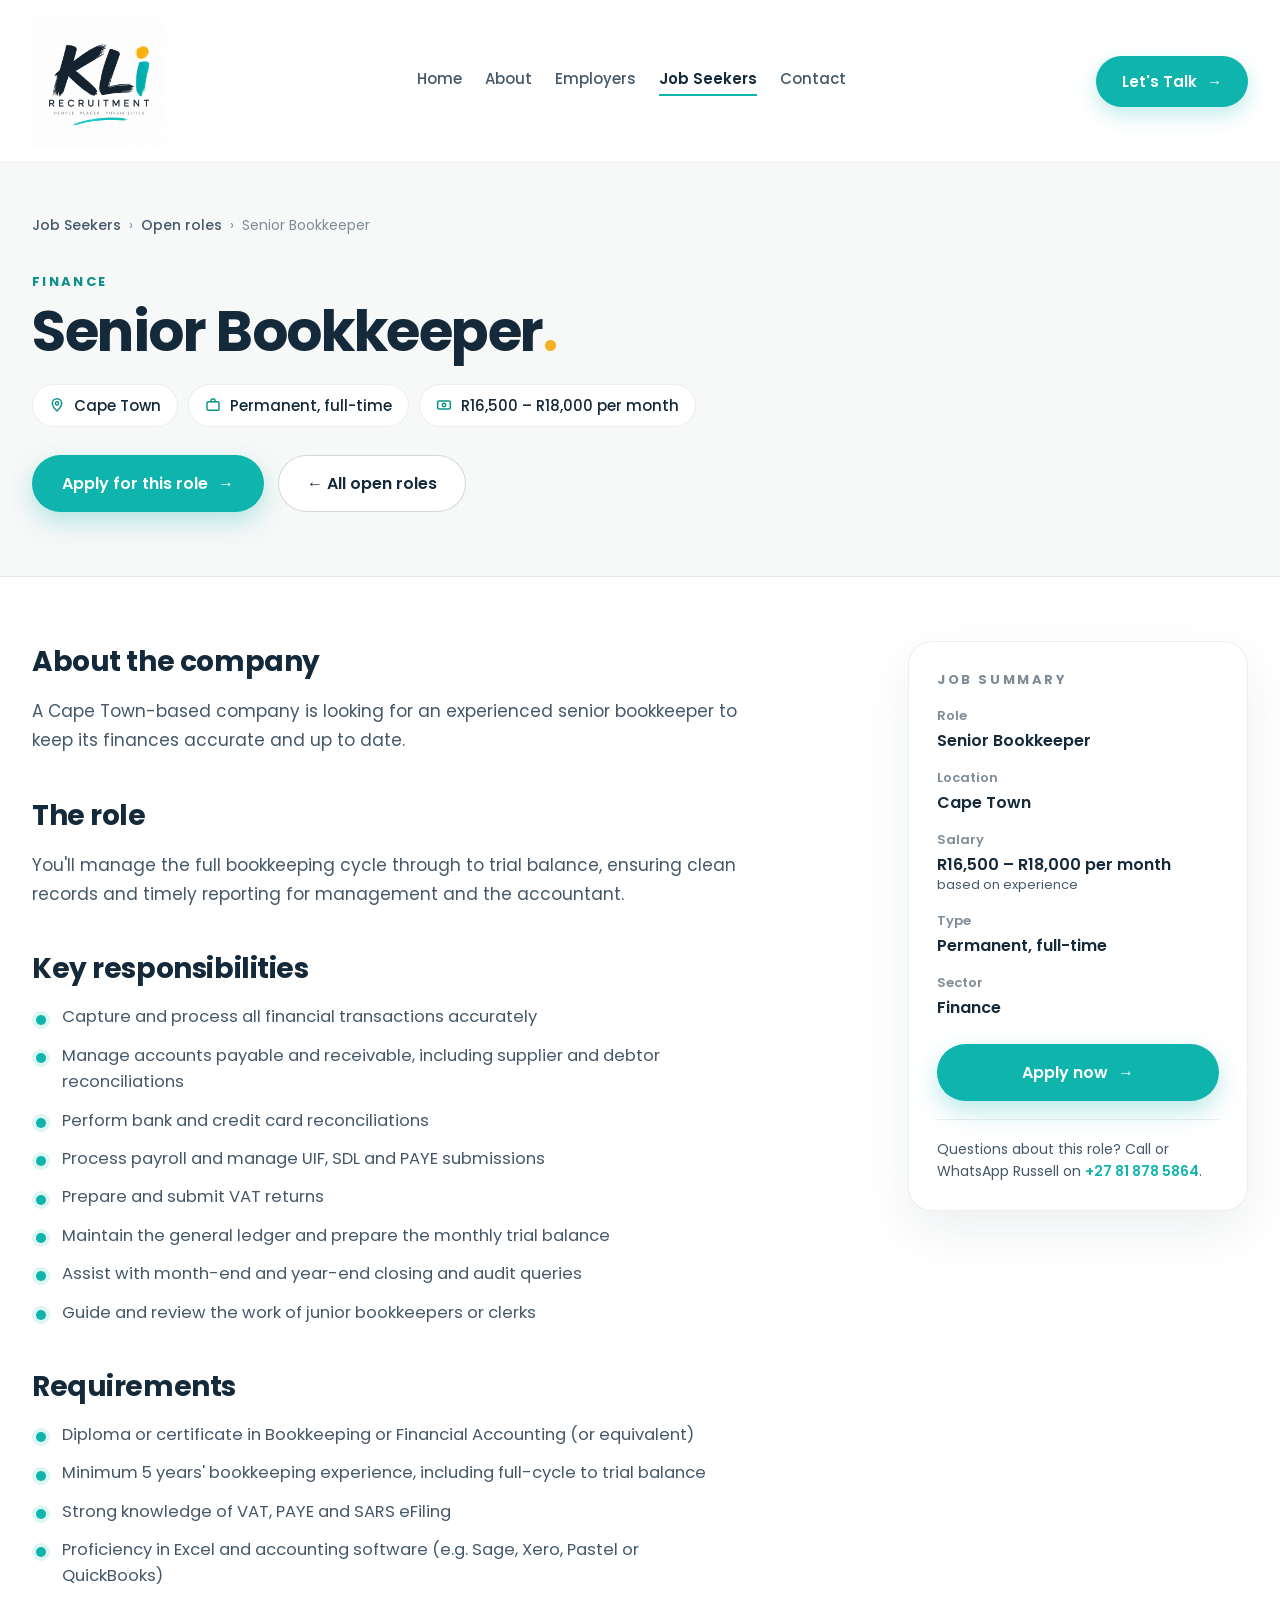
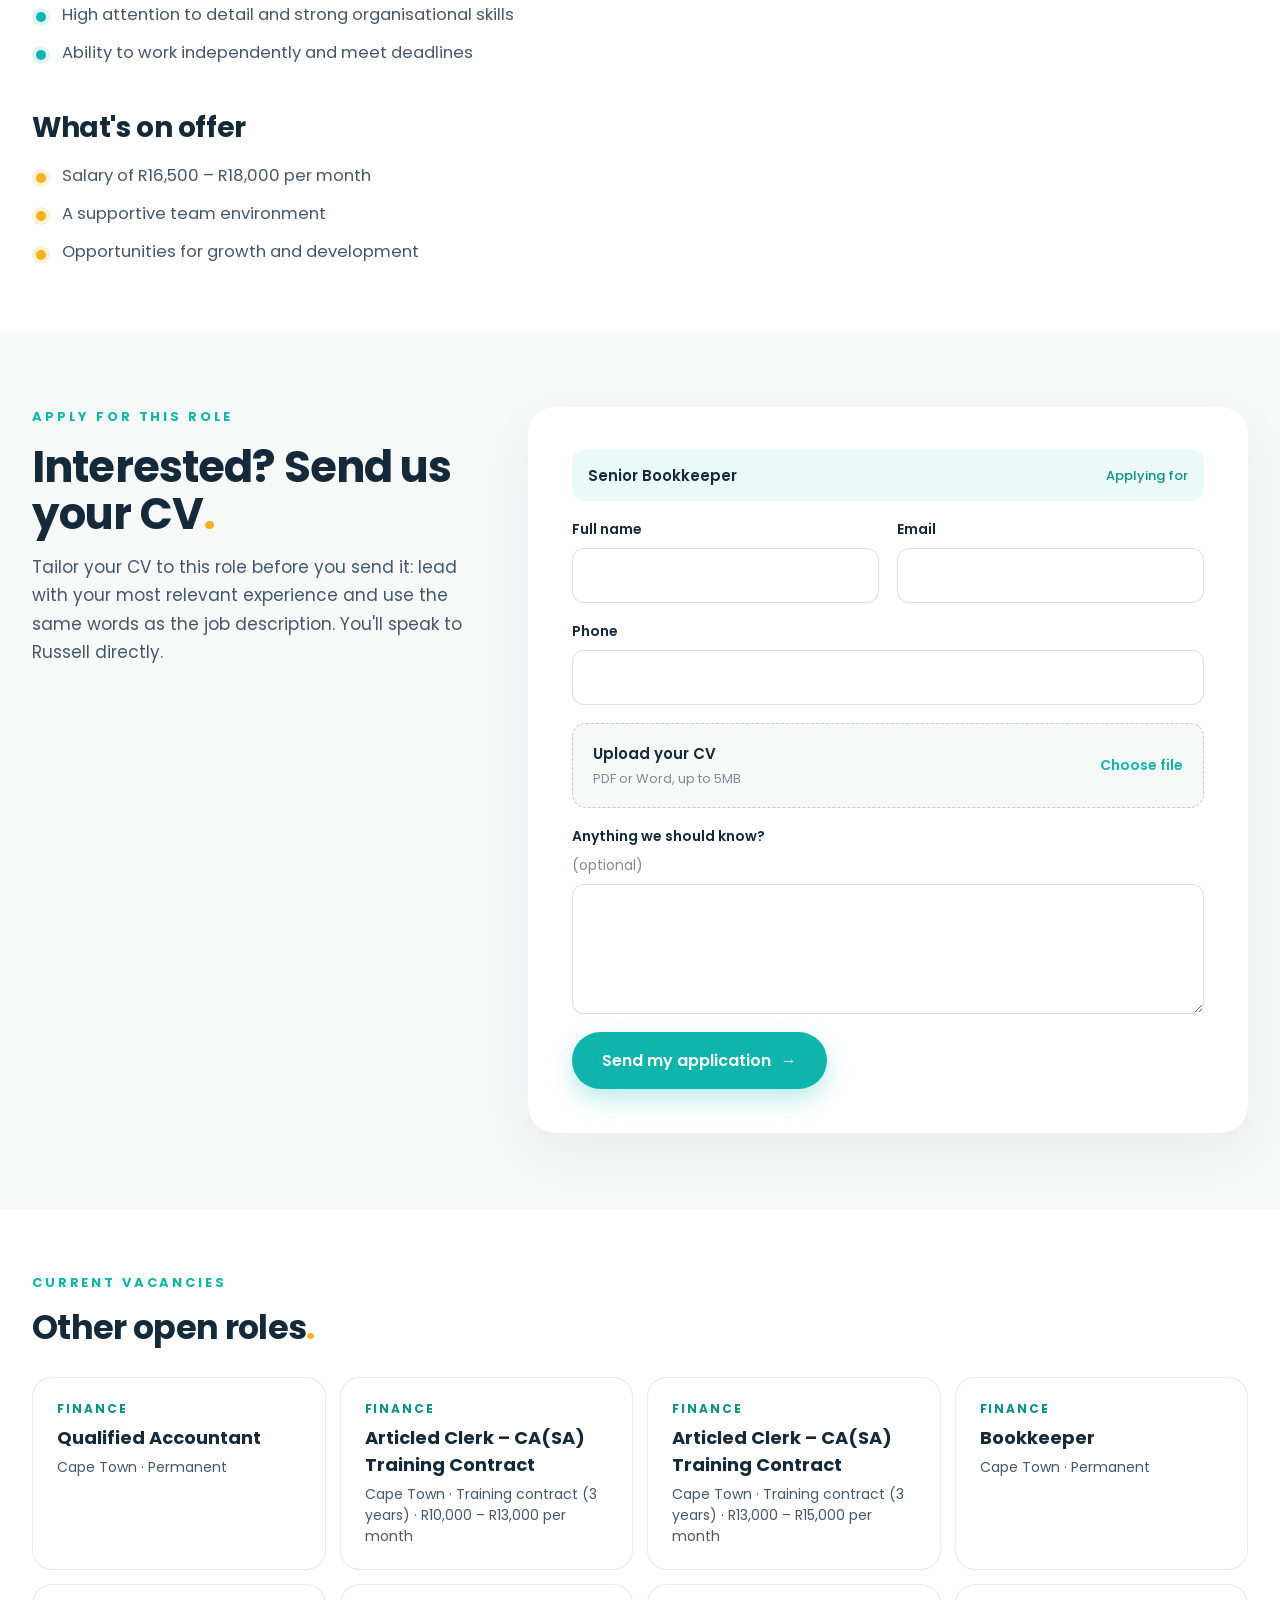
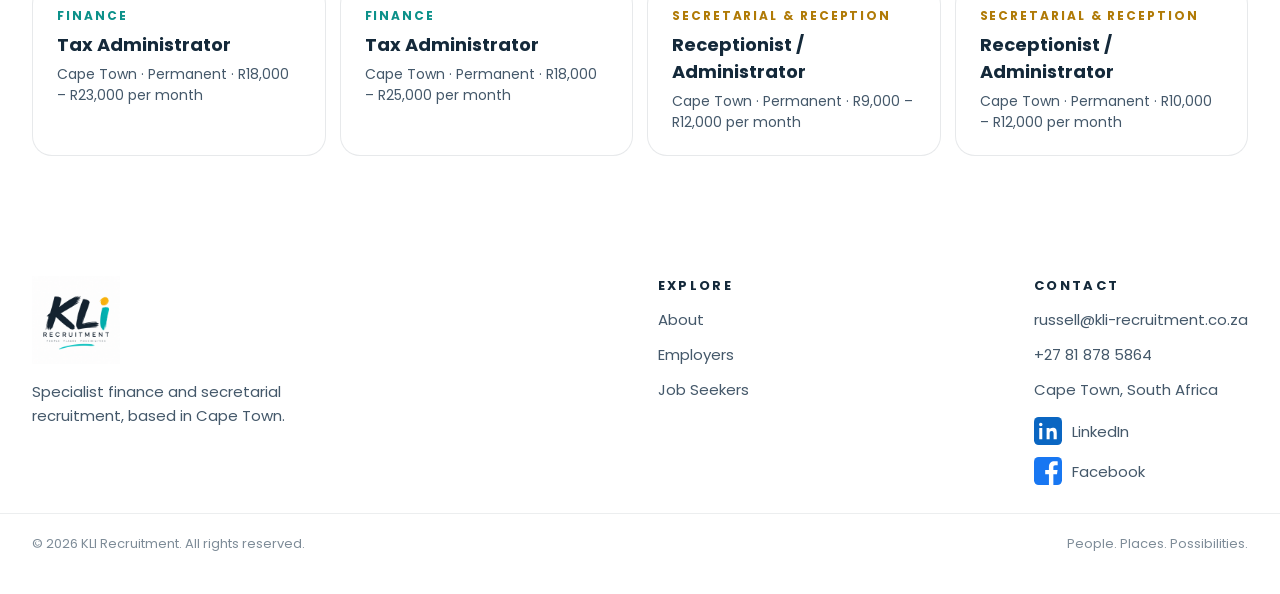
<file: jobs/senior-bookkeeper.html>
<!DOCTYPE html>
<html lang="en">
<head>
<meta charset="utf-8">
<meta name="viewport" content="width=device-width, initial-scale=1">
<title>Senior Bookkeeper | KLI Recruitment</title>
<meta name="description" content="Senior Bookkeeper · Cape Town · Permanent, full-time · R16,500 – R18,000 per month. Manage the full bookkeeping cycle through to trial balance, with clean records and timely reporting.">
<link rel="canonical" href="https://kli-recruitment.co.za/jobs/senior-bookkeeper.html">
<meta property="og:type" content="website">
<meta property="og:site_name" content="KLI Recruitment">
<meta property="og:title" content="Senior Bookkeeper: Cape Town, R16,500 – R18,000 per month">
<meta property="og:description" content="Manage the full bookkeeping cycle through to trial balance, with clean records and timely reporting. Apply now with KLI Recruitment.">
<meta property="og:url" content="https://kli-recruitment.co.za/jobs/senior-bookkeeper.html">
<meta property="og:image" content="https://kli-recruitment.co.za/assets/og-jobs.jpg">
<meta property="og:image:width" content="1200">
<meta property="og:image:height" content="630">
<meta name="twitter:card" content="summary_large_image">
<link rel="icon" href="../assets/logo.png">
<link rel="stylesheet" href="../assets/site.css">
<script type="application/ld+json">{"@context": "https://schema.org", "@type": "JobPosting", "title": "Senior Bookkeeper", "description": "<section class=\"job-section \"><h2>About the company<\/h2><p>A Cape Town-based company is looking for an experienced senior bookkeeper to keep its finances accurate and up to date.<\/p><\/section><section class=\"job-section \"><h2>The role<\/h2><p>You&#x27;ll manage the full bookkeeping cycle through to trial balance, ensuring clean records and timely reporting for management and the accountant.<\/p><\/section><section class=\"job-section \"><h2>Key responsibilities<\/h2><ul><li>Capture and process all financial transactions accurately<\/li><li>Manage accounts payable and receivable, including supplier and debtor reconciliations<\/li><li>Perform bank and credit card reconciliations<\/li><li>Process payroll and manage UIF, SDL and PAYE submissions<\/li><li>Prepare and submit VAT returns<\/li><li>Maintain the general ledger and prepare the monthly trial balance<\/li><li>Assist with month-end and year-end closing and audit queries<\/li><li>Guide and review the work of junior bookkeepers or clerks<\/li><\/ul><\/section><section class=\"job-section \"><h2>Requirements<\/h2><ul><li>Diploma or certificate in Bookkeeping or Financial Accounting (or equivalent)<\/li><li>Minimum 5 years&#x27; bookkeeping experience, including full-cycle to trial balance<\/li><li>Strong knowledge of VAT, PAYE and SARS eFiling<\/li><li>Proficiency in Excel and accounting software (e.g. Sage, Xero, Pastel or QuickBooks)<\/li><li>High attention to detail and strong organisational skills<\/li><li>Ability to work independently and meet deadlines<\/li><\/ul><\/section><section class=\"job-section offer\"><h2>What&#x27;s on offer<\/h2><ul><li>Salary of R16,500 – R18,000 per month<\/li><li>A supportive team environment<\/li><li>Opportunities for growth and development<\/li><\/ul><\/section>", "datePosted": "2026-10-12", "employmentType": "FULL_TIME", "directApply": true, "url": "https://kli-recruitment.co.za/jobs/senior-bookkeeper.html", "hiringOrganization": {"@type": "Organization", "name": "KLI Recruitment", "sameAs": "https://kli-recruitment.co.za", "logo": "https://kli-recruitment.co.za/assets/logo.png"}, "jobLocation": {"@type": "Place", "address": {"@type": "PostalAddress", "addressLocality": "Cape Town", "addressRegion": "Western Cape", "addressCountry": "ZA"}}, "baseSalary": {"@type": "MonetaryAmount", "currency": "ZAR", "value": {"@type": "QuantitativeValue", "minValue": 16500, "maxValue": 18000, "unitText": "MONTH"}}}</script>
</head>
<body>

<header class="kli-header">
  <div class="kli-hdr">
    <a class="kli-logo" href="../index.html"><img src="../assets/logo.png" alt="KLI Recruitment"></a>
    <nav class="kli-nav">
      <a href="../index.html">Home</a>
      <a href="../about.html">About</a>
      <a href="../employers.html">Employers</a>
      <a class="on" href="../job-seekers.html">Job Seekers</a>
      <a href="../contact.html">Contact</a>
      <a class="kli-navcta" href="../contact.html">Let's Talk →</a>
    </nav>
    <a class="kli-cta" href="../contact.html">Let's Talk <span>→</span></a>
    <button type="button" class="kli-burger" aria-label="Open menu" aria-expanded="false"><span></span><span></span><span></span></button>
  </div>
</header>

<main>
  <section class="job-hero">
    <div class="wrap">
      <div class="crumbs"><a href="../job-seekers.html">Job Seekers</a><span>›</span><a href="../job-seekers.html">Open roles</a><span>›</span><span>Senior Bookkeeper</span></div>
      <div class="job-sector fin">FINANCE</div>
      <h1>Senior Bookkeeper<span class="dot">.</span></h1>
      <div class="facts">
        <span class="fact"><svg width="16" height="16" viewBox="0 0 24 24" fill="none" stroke="#0C918A" stroke-width="2.2" stroke-linecap="round" stroke-linejoin="round"><path d="M12 21s-7-6.2-7-11.5a7 7 0 0 1 14 0C19 14.8 12 21 12 21z"/><circle cx="12" cy="9.5" r="2.5"/></svg>Cape Town</span>
        <span class="fact"><svg width="16" height="16" viewBox="0 0 24 24" fill="none" stroke="#0C918A" stroke-width="2.2" stroke-linecap="round" stroke-linejoin="round"><rect x="3" y="7" width="18" height="13" rx="2"/><path d="M9 7V5a2 2 0 0 1 2-2h2a2 2 0 0 1 2 2v2"/></svg>Permanent, full-time</span>
        <span class="fact"><svg width="16" height="16" viewBox="0 0 24 24" fill="none" stroke="#0C918A" stroke-width="2.2" stroke-linecap="round" stroke-linejoin="round"><rect x="2.5" y="6" width="19" height="12" rx="2"/><circle cx="12" cy="12" r="2.6"/></svg>R16,500 – R18,000 per month</span>
      </div>
      <div class="hero-actions">
        <a class="btn btn-teal" href="#apply">Apply for this role <span>→</span></a>
        <a class="btn btn-line" href="../job-seekers.html">← All open roles</a>
      </div>
    </div>
  </section>

  <section class="job-body">
    <div class="wrap">
      <article>
        <section class="job-section "><h2>About the company</h2><p>A Cape Town-based company is looking for an experienced senior bookkeeper to keep its finances accurate and up to date.</p></section><section class="job-section "><h2>The role</h2><p>You&#x27;ll manage the full bookkeeping cycle through to trial balance, ensuring clean records and timely reporting for management and the accountant.</p></section><section class="job-section "><h2>Key responsibilities</h2><ul><li>Capture and process all financial transactions accurately</li><li>Manage accounts payable and receivable, including supplier and debtor reconciliations</li><li>Perform bank and credit card reconciliations</li><li>Process payroll and manage UIF, SDL and PAYE submissions</li><li>Prepare and submit VAT returns</li><li>Maintain the general ledger and prepare the monthly trial balance</li><li>Assist with month-end and year-end closing and audit queries</li><li>Guide and review the work of junior bookkeepers or clerks</li></ul></section><section class="job-section "><h2>Requirements</h2><ul><li>Diploma or certificate in Bookkeeping or Financial Accounting (or equivalent)</li><li>Minimum 5 years&#x27; bookkeeping experience, including full-cycle to trial balance</li><li>Strong knowledge of VAT, PAYE and SARS eFiling</li><li>Proficiency in Excel and accounting software (e.g. Sage, Xero, Pastel or QuickBooks)</li><li>High attention to detail and strong organisational skills</li><li>Ability to work independently and meet deadlines</li></ul></section><section class="job-section offer"><h2>What&#x27;s on offer</h2><ul><li>Salary of R16,500 – R18,000 per month</li><li>A supportive team environment</li><li>Opportunities for growth and development</li></ul></section>
      </article>
      <aside class="summary">
        <h3>JOB SUMMARY</h3>
        <dl>
          <dt>Role</dt><dd>Senior Bookkeeper</dd>
          <dt>Location</dt><dd>Cape Town</dd>
          <dt>Salary</dt><dd>R16,500 – R18,000 per month<small>based on experience</small></dd>
          <dt>Type</dt><dd>Permanent, full-time</dd>
          <dt>Sector</dt><dd>Finance</dd>
        </dl>
        <a class="btn btn-teal" href="#apply">Apply now <span>→</span></a>
        <div class="help">Questions about this role? Call or WhatsApp Russell on <a href="tel:+27818785864">+27 81 878 5864</a>.</div>
      </aside>
    </div>
  </section>

  <section class="apply" id="apply">
    <div class="wrap">
      <div class="apply-intro">
        <div class="eyebrow">APPLY FOR THIS ROLE</div>
        <h2>Interested? Send us your CV<span class="dot">.</span></h2>
        <p>Tailor your CV to this role before you send it: lead with your most relevant experience and use the same words as the job description. You'll speak to Russell directly.</p>
      </div>
      <div class="apply-card">
        <form class="apply-form" action="https://formsubmit.co/russell@kli-recruitment.co.za" method="POST" enctype="multipart/form-data">
          <input type="hidden" name="_subject" value="Application: Senior Bookkeeper (KLI website)">
          <input type="hidden" name="_template" value="table">
          <input type="hidden" name="_captcha" value="false">
          <input type="hidden" name="_next" value="https://kli-recruitment.co.za/thank-you.html">
          <input type="hidden" name="role" value="Senior Bookkeeper">
          <input type="hidden" name="sector" value="Finance">
          <div class="full role-lock">Senior Bookkeeper<span>Applying for</span></div>
          <label>Full name<input name="name" type="text" required autocomplete="name"></label>
          <label>Email<input name="email" type="email" required autocomplete="email"></label>
          <label class="full">Phone<input name="phone" type="tel" autocomplete="tel"></label>
          <label class="full file">
            <span class="fl"><b>Upload your CV</b><small>PDF or Word, up to 5MB</small></span>
            <span class="choose">Choose file</span>
            <input name="attachment" type="file" accept=".pdf,.doc,.docx" required>
          </label>
          <label class="full">Anything we should know? <span class="optional">(optional)</span><textarea name="message" rows="4"></textarea></label>
          <button type="submit" class="btn btn-teal full">Send my application <span>→</span></button>
          <div class="form-error full" role="alert" hidden></div>
        </form>
      </div>
    </div>
  </section>

  <section class="more">
    <div class="wrap">
      <div class="eyebrow">CURRENT VACANCIES</div>
      <h2>Other open roles<span class="dot">.</span></h2>
      <div class="more-list"><a class="more-card" href="qualified-accountant.html"><span class="s" style="color:#0C918A">FINANCE</span><span class="t">Qualified Accountant</span><span class="m">Cape Town · Permanent</span></a><a class="more-card" href="articled-clerk.html"><span class="s" style="color:#0C918A">FINANCE</span><span class="t">Articled Clerk – CA(SA) Training Contract</span><span class="m">Cape Town · Training contract (3 years) · R10,000 – R13,000 per month</span></a><a class="more-card" href="articled-clerk-2.html"><span class="s" style="color:#0C918A">FINANCE</span><span class="t">Articled Clerk – CA(SA) Training Contract</span><span class="m">Cape Town · Training contract (3 years) · R13,000 – R15,000 per month</span></a><a class="more-card" href="bookkeeper.html"><span class="s" style="color:#0C918A">FINANCE</span><span class="t">Bookkeeper</span><span class="m">Cape Town · Permanent</span></a><a class="more-card" href="tax-administrator.html"><span class="s" style="color:#0C918A">FINANCE</span><span class="t">Tax Administrator</span><span class="m">Cape Town · Permanent · R18,000 – R23,000 per month</span></a><a class="more-card" href="tax-administrator-2.html"><span class="s" style="color:#0C918A">FINANCE</span><span class="t">Tax Administrator</span><span class="m">Cape Town · Permanent · R18,000 – R25,000 per month</span></a><a class="more-card" href="receptionist-administrator.html"><span class="s" style="color:#B07A06">SECRETARIAL &amp; RECEPTION</span><span class="t">Receptionist / Administrator</span><span class="m">Cape Town · Permanent · R9,000 – R12,000 per month</span></a><a class="more-card" href="receptionist-administrator-2.html"><span class="s" style="color:#B07A06">SECRETARIAL &amp; RECEPTION</span><span class="t">Receptionist / Administrator</span><span class="m">Cape Town · Permanent · R10,000 – R12,000 per month</span></a></div>
    </div>
  </section>
</main>

<footer class="site-footer">
  <div class="top">
    <div class="brand"><img src="../assets/logo.png" alt="KLI Recruitment"><p>Specialist finance and secretarial recruitment, based in Cape Town.</p></div>
    <div class="col"><h4>EXPLORE</h4><a href="../about.html">About</a><a href="../employers.html">Employers</a><a href="../job-seekers.html">Job Seekers</a></div>
    <div class="col"><h4>CONTACT</h4><a href="mailto:russell@kli-recruitment.co.za">russell@kli-recruitment.co.za</a><a href="tel:+27818785864">+27 81 878 5864</a><div>Cape Town, South Africa</div>
      <a class="li" href="https://www.linkedin.com/company/kli-recruitment/?originalSubdomain=za" target="_blank" rel="noopener" aria-label="KLI Recruitment on LinkedIn"><img src="[data-uri]" alt="" width="28" height="28">LinkedIn</a>
      <a class="fb" href="https://www.facebook.com/klirecruitment" target="_blank" rel="noopener" aria-label="KLI Recruitment on Facebook"><img src="[data-uri]" alt="" width="28" height="28">Facebook</a></div>
  </div>
  <div class="bottom"><div>© 2026 KLI Recruitment. All rights reserved.</div><div>People. Places. Possibilities.</div></div>
</footer>

<script src="../assets/job.js"></script>
</body>
</html>
</file>
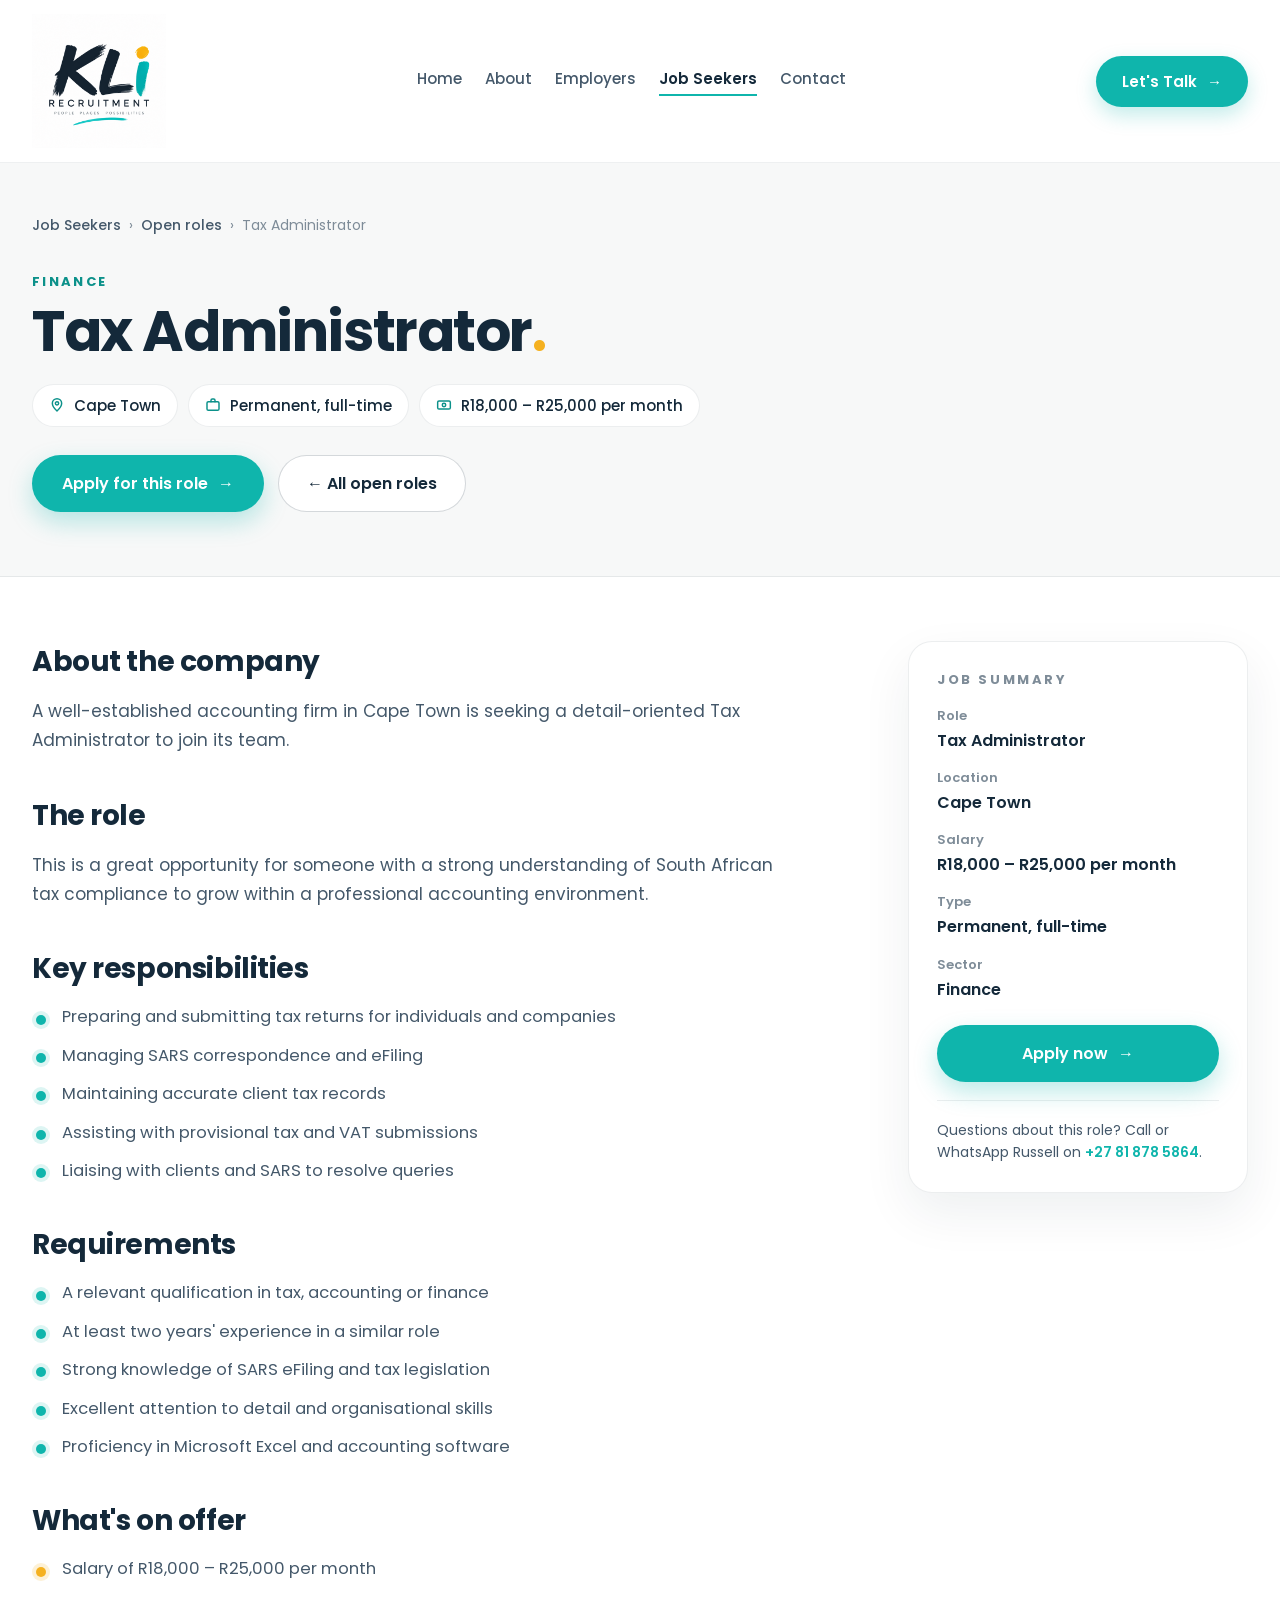
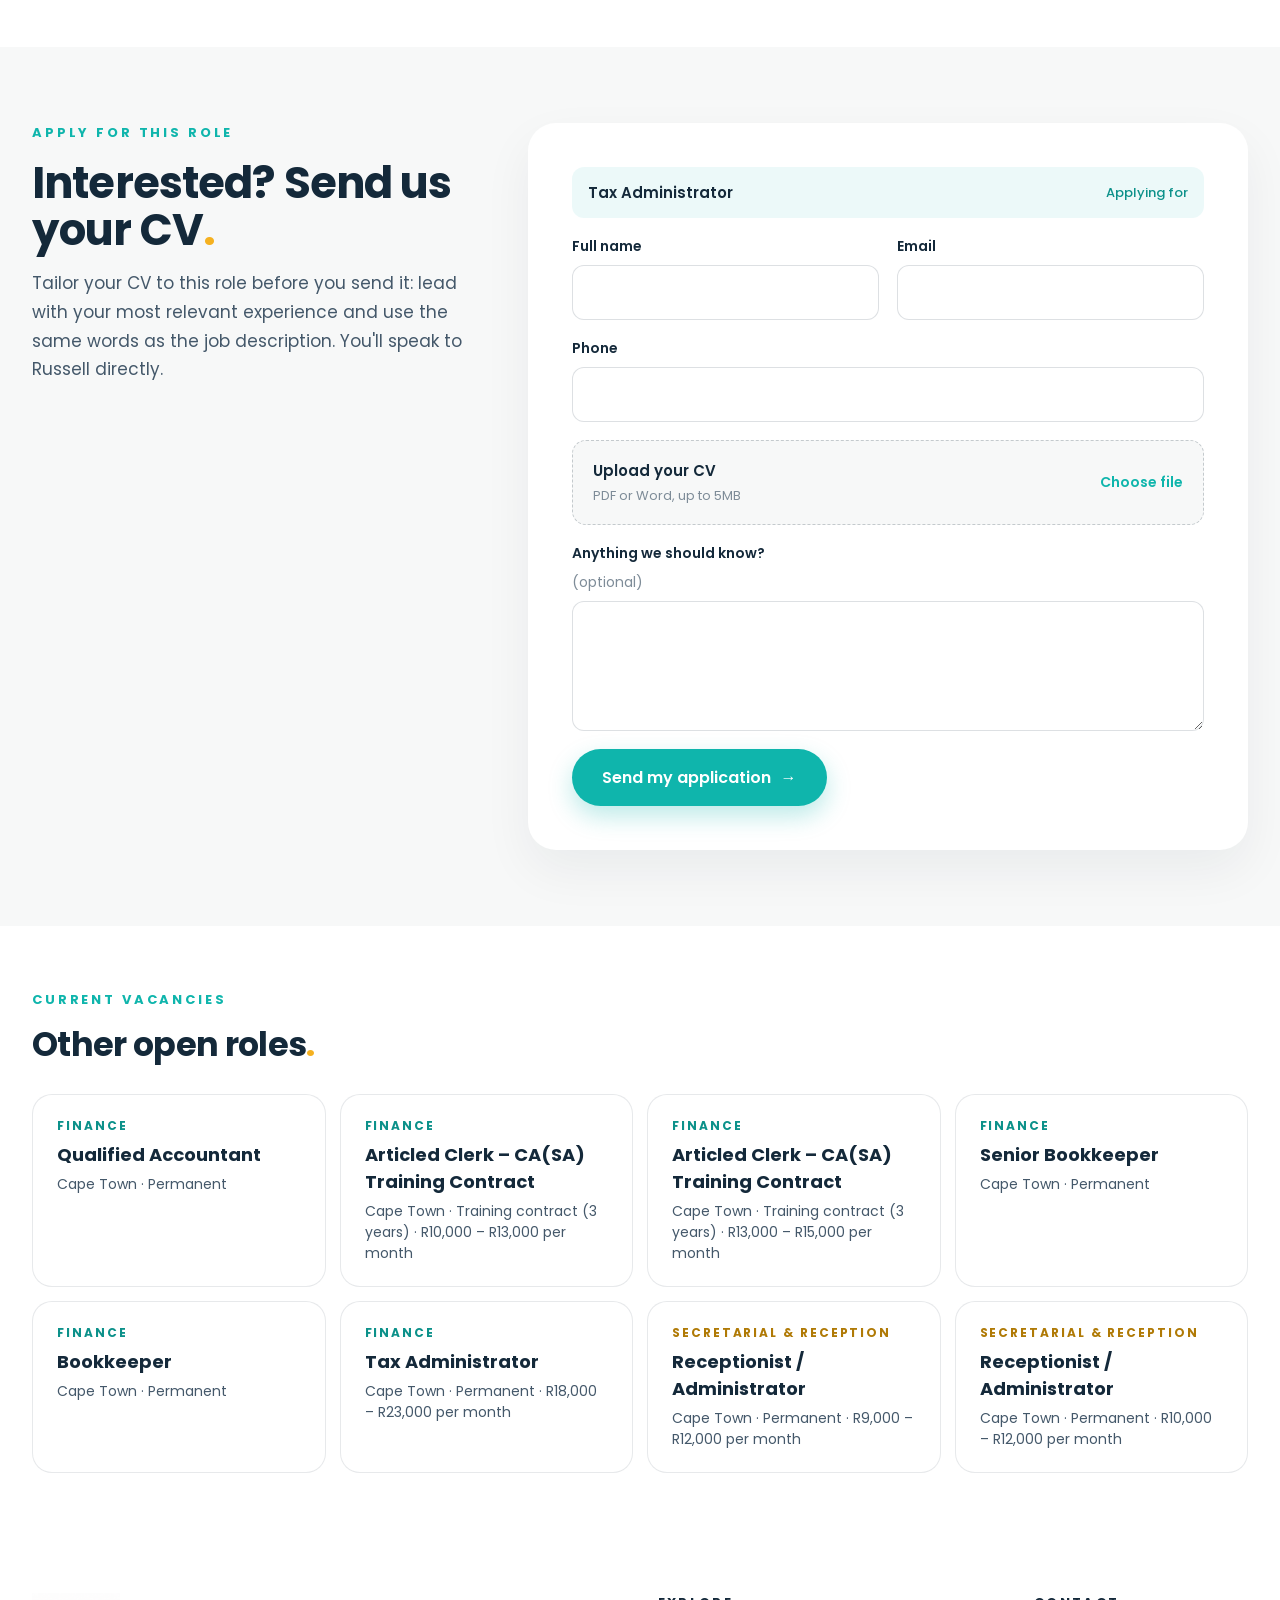
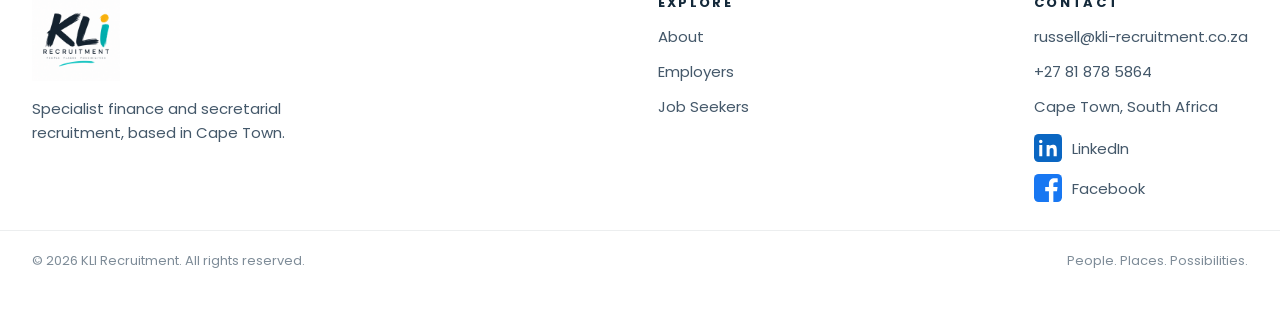
<file: jobs/tax-administrator-2.html>
<!DOCTYPE html>
<html lang="en">
<head>
<meta charset="utf-8">
<meta name="viewport" content="width=device-width, initial-scale=1">
<title>Tax Administrator | KLI Recruitment</title>
<meta name="description" content="Tax Administrator · Cape Town · Permanent, full-time · R18,000 – R25,000 per month. Prepare and submit tax returns and manage SARS eFiling for a well-established Cape Town accounting firm.">
<link rel="canonical" href="https://kli-recruitment.co.za/jobs/tax-administrator-2.html">
<meta property="og:type" content="website">
<meta property="og:site_name" content="KLI Recruitment">
<meta property="og:title" content="Tax Administrator: Cape Town, R18,000 – R25,000 per month">
<meta property="og:description" content="Prepare and submit tax returns and manage SARS eFiling for a well-established Cape Town accounting firm. Apply now with KLI Recruitment.">
<meta property="og:url" content="https://kli-recruitment.co.za/jobs/tax-administrator-2.html">
<meta property="og:image" content="https://kli-recruitment.co.za/assets/og-jobs.jpg">
<meta property="og:image:width" content="1200">
<meta property="og:image:height" content="630">
<meta name="twitter:card" content="summary_large_image">
<link rel="icon" href="../assets/logo.png">
<link rel="stylesheet" href="../assets/site.css">
<script type="application/ld+json">{"@context": "https://schema.org", "@type": "JobPosting", "title": "Tax Administrator", "description": "<section class=\"job-section \"><h2>About the company<\/h2><p>A well-established accounting firm in Cape Town is seeking a detail-oriented Tax Administrator to join its team.<\/p><\/section><section class=\"job-section \"><h2>The role<\/h2><p>This is a great opportunity for someone with a strong understanding of South African tax compliance to grow within a professional accounting environment.<\/p><\/section><section class=\"job-section \"><h2>Key responsibilities<\/h2><ul><li>Preparing and submitting tax returns for individuals and companies<\/li><li>Managing SARS correspondence and eFiling<\/li><li>Maintaining accurate client tax records<\/li><li>Assisting with provisional tax and VAT submissions<\/li><li>Liaising with clients and SARS to resolve queries<\/li><\/ul><\/section><section class=\"job-section \"><h2>Requirements<\/h2><ul><li>A relevant qualification in tax, accounting or finance<\/li><li>At least two years&#x27; experience in a similar role<\/li><li>Strong knowledge of SARS eFiling and tax legislation<\/li><li>Excellent attention to detail and organisational skills<\/li><li>Proficiency in Microsoft Excel and accounting software<\/li><\/ul><\/section><section class=\"job-section offer\"><h2>What&#x27;s on offer<\/h2><ul><li>Salary of R18,000 – R25,000 per month<\/li><\/ul><\/section>", "datePosted": "2026-10-16", "employmentType": "FULL_TIME", "directApply": true, "url": "https://kli-recruitment.co.za/jobs/tax-administrator-2.html", "hiringOrganization": {"@type": "Organization", "name": "KLI Recruitment", "sameAs": "https://kli-recruitment.co.za", "logo": "https://kli-recruitment.co.za/assets/logo.png"}, "jobLocation": {"@type": "Place", "address": {"@type": "PostalAddress", "addressLocality": "Cape Town", "addressRegion": "Western Cape", "addressCountry": "ZA"}}, "baseSalary": {"@type": "MonetaryAmount", "currency": "ZAR", "value": {"@type": "QuantitativeValue", "minValue": 18000, "maxValue": 25000, "unitText": "MONTH"}}}</script>
</head>
<body>

<header class="kli-header">
  <div class="kli-hdr">
    <a class="kli-logo" href="../index.html"><img src="../assets/logo.png" alt="KLI Recruitment"></a>
    <nav class="kli-nav">
      <a href="../index.html">Home</a>
      <a href="../about.html">About</a>
      <a href="../employers.html">Employers</a>
      <a class="on" href="../job-seekers.html">Job Seekers</a>
      <a href="../contact.html">Contact</a>
      <a class="kli-navcta" href="../contact.html">Let's Talk →</a>
    </nav>
    <a class="kli-cta" href="../contact.html">Let's Talk <span>→</span></a>
    <button type="button" class="kli-burger" aria-label="Open menu" aria-expanded="false"><span></span><span></span><span></span></button>
  </div>
</header>

<main>
  <section class="job-hero">
    <div class="wrap">
      <div class="crumbs"><a href="../job-seekers.html">Job Seekers</a><span>›</span><a href="../job-seekers.html">Open roles</a><span>›</span><span>Tax Administrator</span></div>
      <div class="job-sector fin">FINANCE</div>
      <h1>Tax Administrator<span class="dot">.</span></h1>
      <div class="facts">
        <span class="fact"><svg width="16" height="16" viewBox="0 0 24 24" fill="none" stroke="#0C918A" stroke-width="2.2" stroke-linecap="round" stroke-linejoin="round"><path d="M12 21s-7-6.2-7-11.5a7 7 0 0 1 14 0C19 14.8 12 21 12 21z"/><circle cx="12" cy="9.5" r="2.5"/></svg>Cape Town</span>
        <span class="fact"><svg width="16" height="16" viewBox="0 0 24 24" fill="none" stroke="#0C918A" stroke-width="2.2" stroke-linecap="round" stroke-linejoin="round"><rect x="3" y="7" width="18" height="13" rx="2"/><path d="M9 7V5a2 2 0 0 1 2-2h2a2 2 0 0 1 2 2v2"/></svg>Permanent, full-time</span>
        <span class="fact"><svg width="16" height="16" viewBox="0 0 24 24" fill="none" stroke="#0C918A" stroke-width="2.2" stroke-linecap="round" stroke-linejoin="round"><rect x="2.5" y="6" width="19" height="12" rx="2"/><circle cx="12" cy="12" r="2.6"/></svg>R18,000 – R25,000 per month</span>
      </div>
      <div class="hero-actions">
        <a class="btn btn-teal" href="#apply">Apply for this role <span>→</span></a>
        <a class="btn btn-line" href="../job-seekers.html">← All open roles</a>
      </div>
    </div>
  </section>

  <section class="job-body">
    <div class="wrap">
      <article>
        <section class="job-section "><h2>About the company</h2><p>A well-established accounting firm in Cape Town is seeking a detail-oriented Tax Administrator to join its team.</p></section><section class="job-section "><h2>The role</h2><p>This is a great opportunity for someone with a strong understanding of South African tax compliance to grow within a professional accounting environment.</p></section><section class="job-section "><h2>Key responsibilities</h2><ul><li>Preparing and submitting tax returns for individuals and companies</li><li>Managing SARS correspondence and eFiling</li><li>Maintaining accurate client tax records</li><li>Assisting with provisional tax and VAT submissions</li><li>Liaising with clients and SARS to resolve queries</li></ul></section><section class="job-section "><h2>Requirements</h2><ul><li>A relevant qualification in tax, accounting or finance</li><li>At least two years&#x27; experience in a similar role</li><li>Strong knowledge of SARS eFiling and tax legislation</li><li>Excellent attention to detail and organisational skills</li><li>Proficiency in Microsoft Excel and accounting software</li></ul></section><section class="job-section offer"><h2>What&#x27;s on offer</h2><ul><li>Salary of R18,000 – R25,000 per month</li></ul></section>
      </article>
      <aside class="summary">
        <h3>JOB SUMMARY</h3>
        <dl>
          <dt>Role</dt><dd>Tax Administrator</dd>
          <dt>Location</dt><dd>Cape Town</dd>
          <dt>Salary</dt><dd>R18,000 – R25,000 per month</dd>
          <dt>Type</dt><dd>Permanent, full-time</dd>
          <dt>Sector</dt><dd>Finance</dd>
        </dl>
        <a class="btn btn-teal" href="#apply">Apply now <span>→</span></a>
        <div class="help">Questions about this role? Call or WhatsApp Russell on <a href="tel:+27818785864">+27 81 878 5864</a>.</div>
      </aside>
    </div>
  </section>

  <section class="apply" id="apply">
    <div class="wrap">
      <div class="apply-intro">
        <div class="eyebrow">APPLY FOR THIS ROLE</div>
        <h2>Interested? Send us your CV<span class="dot">.</span></h2>
        <p>Tailor your CV to this role before you send it: lead with your most relevant experience and use the same words as the job description. You'll speak to Russell directly.</p>
      </div>
      <div class="apply-card">
        <form class="apply-form" action="https://formsubmit.co/russell@kli-recruitment.co.za" method="POST" enctype="multipart/form-data">
          <input type="hidden" name="_subject" value="Application: Tax Administrator (R18,000 – R25,000) (KLI website)">
          <input type="hidden" name="_template" value="table">
          <input type="hidden" name="_captcha" value="false">
          <input type="hidden" name="_next" value="https://kli-recruitment.co.za/thank-you.html">
          <input type="hidden" name="role" value="Tax Administrator (R18,000 – R25,000)">
          <input type="hidden" name="sector" value="Finance">
          <div class="full role-lock">Tax Administrator<span>Applying for</span></div>
          <label>Full name<input name="name" type="text" required autocomplete="name"></label>
          <label>Email<input name="email" type="email" required autocomplete="email"></label>
          <label class="full">Phone<input name="phone" type="tel" autocomplete="tel"></label>
          <label class="full file">
            <span class="fl"><b>Upload your CV</b><small>PDF or Word, up to 5MB</small></span>
            <span class="choose">Choose file</span>
            <input name="attachment" type="file" accept=".pdf,.doc,.docx" required>
          </label>
          <label class="full">Anything we should know? <span class="optional">(optional)</span><textarea name="message" rows="4"></textarea></label>
          <button type="submit" class="btn btn-teal full">Send my application <span>→</span></button>
          <div class="form-error full" role="alert" hidden></div>
        </form>
      </div>
    </div>
  </section>

  <section class="more">
    <div class="wrap">
      <div class="eyebrow">CURRENT VACANCIES</div>
      <h2>Other open roles<span class="dot">.</span></h2>
      <div class="more-list"><a class="more-card" href="qualified-accountant.html"><span class="s" style="color:#0C918A">FINANCE</span><span class="t">Qualified Accountant</span><span class="m">Cape Town · Permanent</span></a><a class="more-card" href="articled-clerk.html"><span class="s" style="color:#0C918A">FINANCE</span><span class="t">Articled Clerk – CA(SA) Training Contract</span><span class="m">Cape Town · Training contract (3 years) · R10,000 – R13,000 per month</span></a><a class="more-card" href="articled-clerk-2.html"><span class="s" style="color:#0C918A">FINANCE</span><span class="t">Articled Clerk – CA(SA) Training Contract</span><span class="m">Cape Town · Training contract (3 years) · R13,000 – R15,000 per month</span></a><a class="more-card" href="senior-bookkeeper.html"><span class="s" style="color:#0C918A">FINANCE</span><span class="t">Senior Bookkeeper</span><span class="m">Cape Town · Permanent</span></a><a class="more-card" href="bookkeeper.html"><span class="s" style="color:#0C918A">FINANCE</span><span class="t">Bookkeeper</span><span class="m">Cape Town · Permanent</span></a><a class="more-card" href="tax-administrator.html"><span class="s" style="color:#0C918A">FINANCE</span><span class="t">Tax Administrator</span><span class="m">Cape Town · Permanent · R18,000 – R23,000 per month</span></a><a class="more-card" href="receptionist-administrator.html"><span class="s" style="color:#B07A06">SECRETARIAL &amp; RECEPTION</span><span class="t">Receptionist / Administrator</span><span class="m">Cape Town · Permanent · R9,000 – R12,000 per month</span></a><a class="more-card" href="receptionist-administrator-2.html"><span class="s" style="color:#B07A06">SECRETARIAL &amp; RECEPTION</span><span class="t">Receptionist / Administrator</span><span class="m">Cape Town · Permanent · R10,000 – R12,000 per month</span></a></div>
    </div>
  </section>
</main>

<footer class="site-footer">
  <div class="top">
    <div class="brand"><img src="../assets/logo.png" alt="KLI Recruitment"><p>Specialist finance and secretarial recruitment, based in Cape Town.</p></div>
    <div class="col"><h4>EXPLORE</h4><a href="../about.html">About</a><a href="../employers.html">Employers</a><a href="../job-seekers.html">Job Seekers</a></div>
    <div class="col"><h4>CONTACT</h4><a href="mailto:russell@kli-recruitment.co.za">russell@kli-recruitment.co.za</a><a href="tel:+27818785864">+27 81 878 5864</a><div>Cape Town, South Africa</div>
      <a class="li" href="https://www.linkedin.com/company/kli-recruitment/?originalSubdomain=za" target="_blank" rel="noopener" aria-label="KLI Recruitment on LinkedIn"><img src="[data-uri]" alt="" width="28" height="28">LinkedIn</a>
      <a class="fb" href="https://www.facebook.com/klirecruitment" target="_blank" rel="noopener" aria-label="KLI Recruitment on Facebook"><img src="[data-uri]" alt="" width="28" height="28">Facebook</a></div>
  </div>
  <div class="bottom"><div>© 2026 KLI Recruitment. All rights reserved.</div><div>People. Places. Possibilities.</div></div>
</footer>

<script src="../assets/job.js"></script>
</body>
</html>
</file>
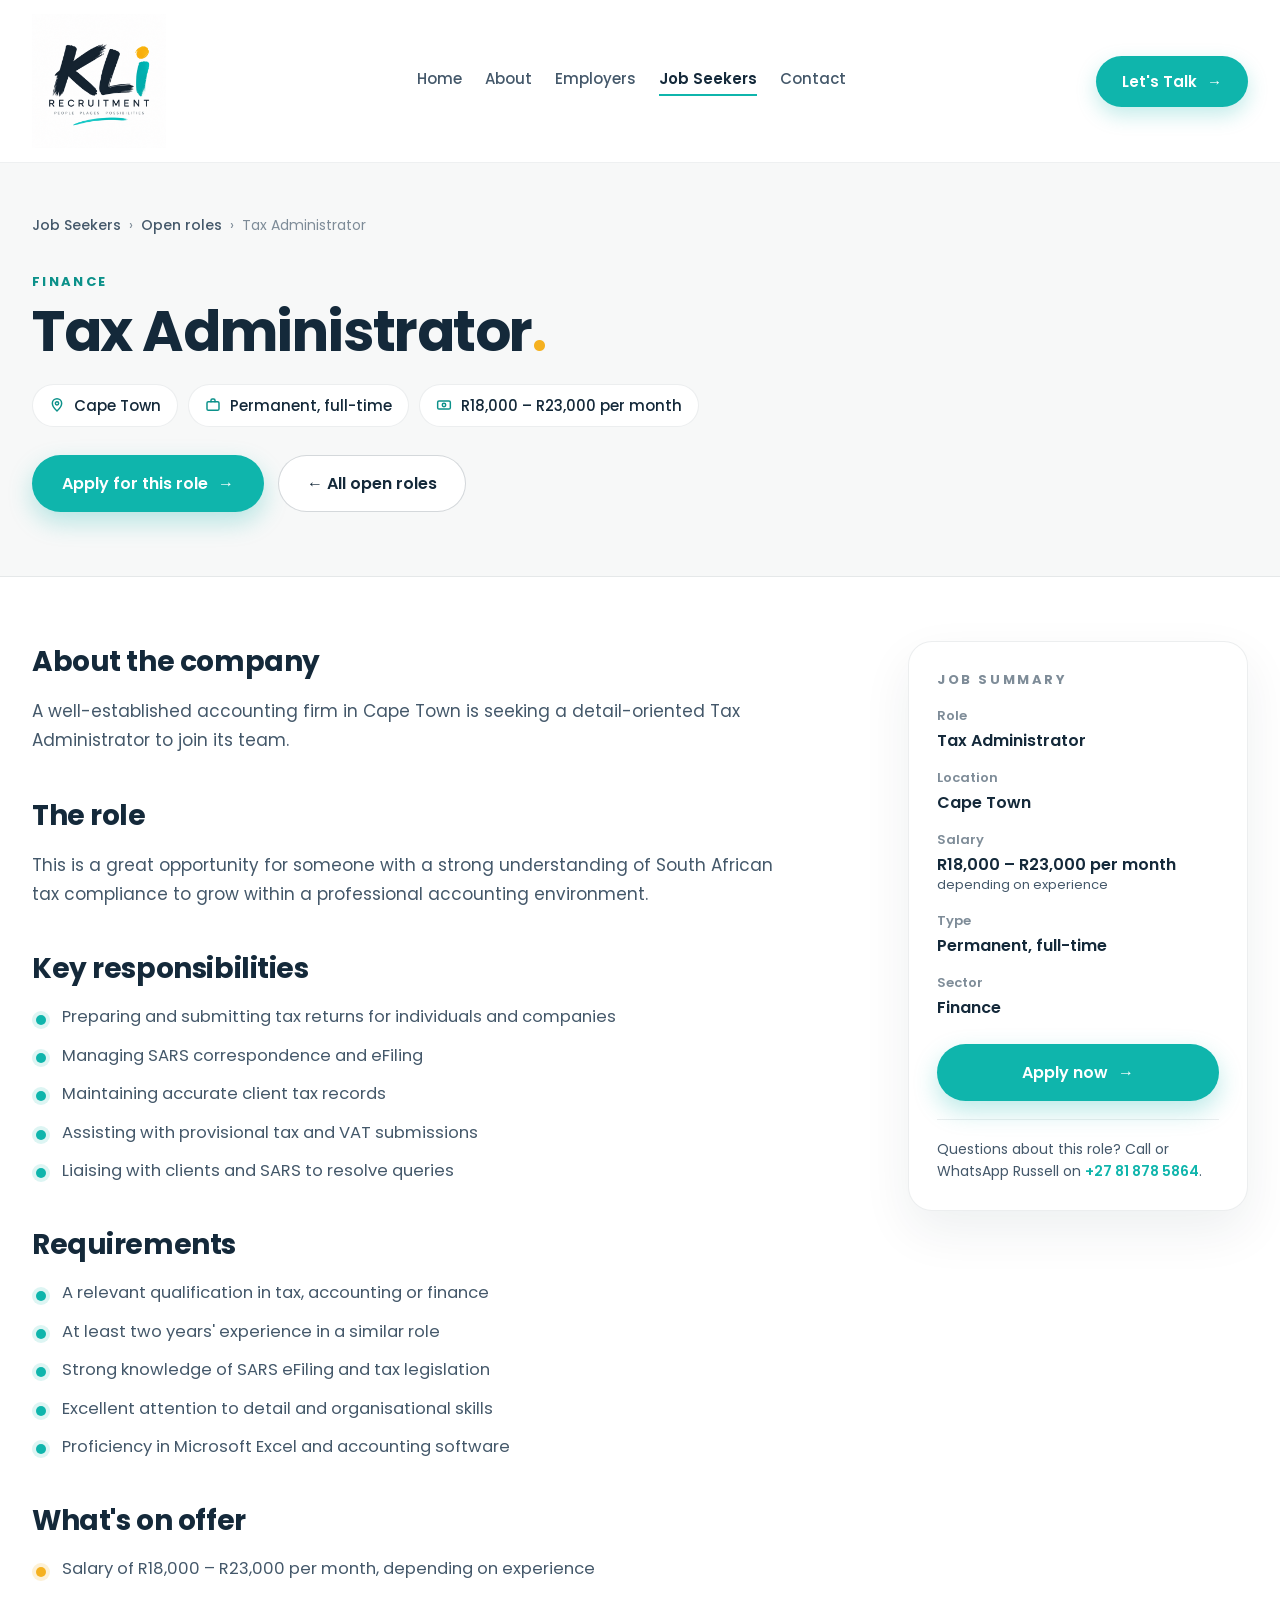
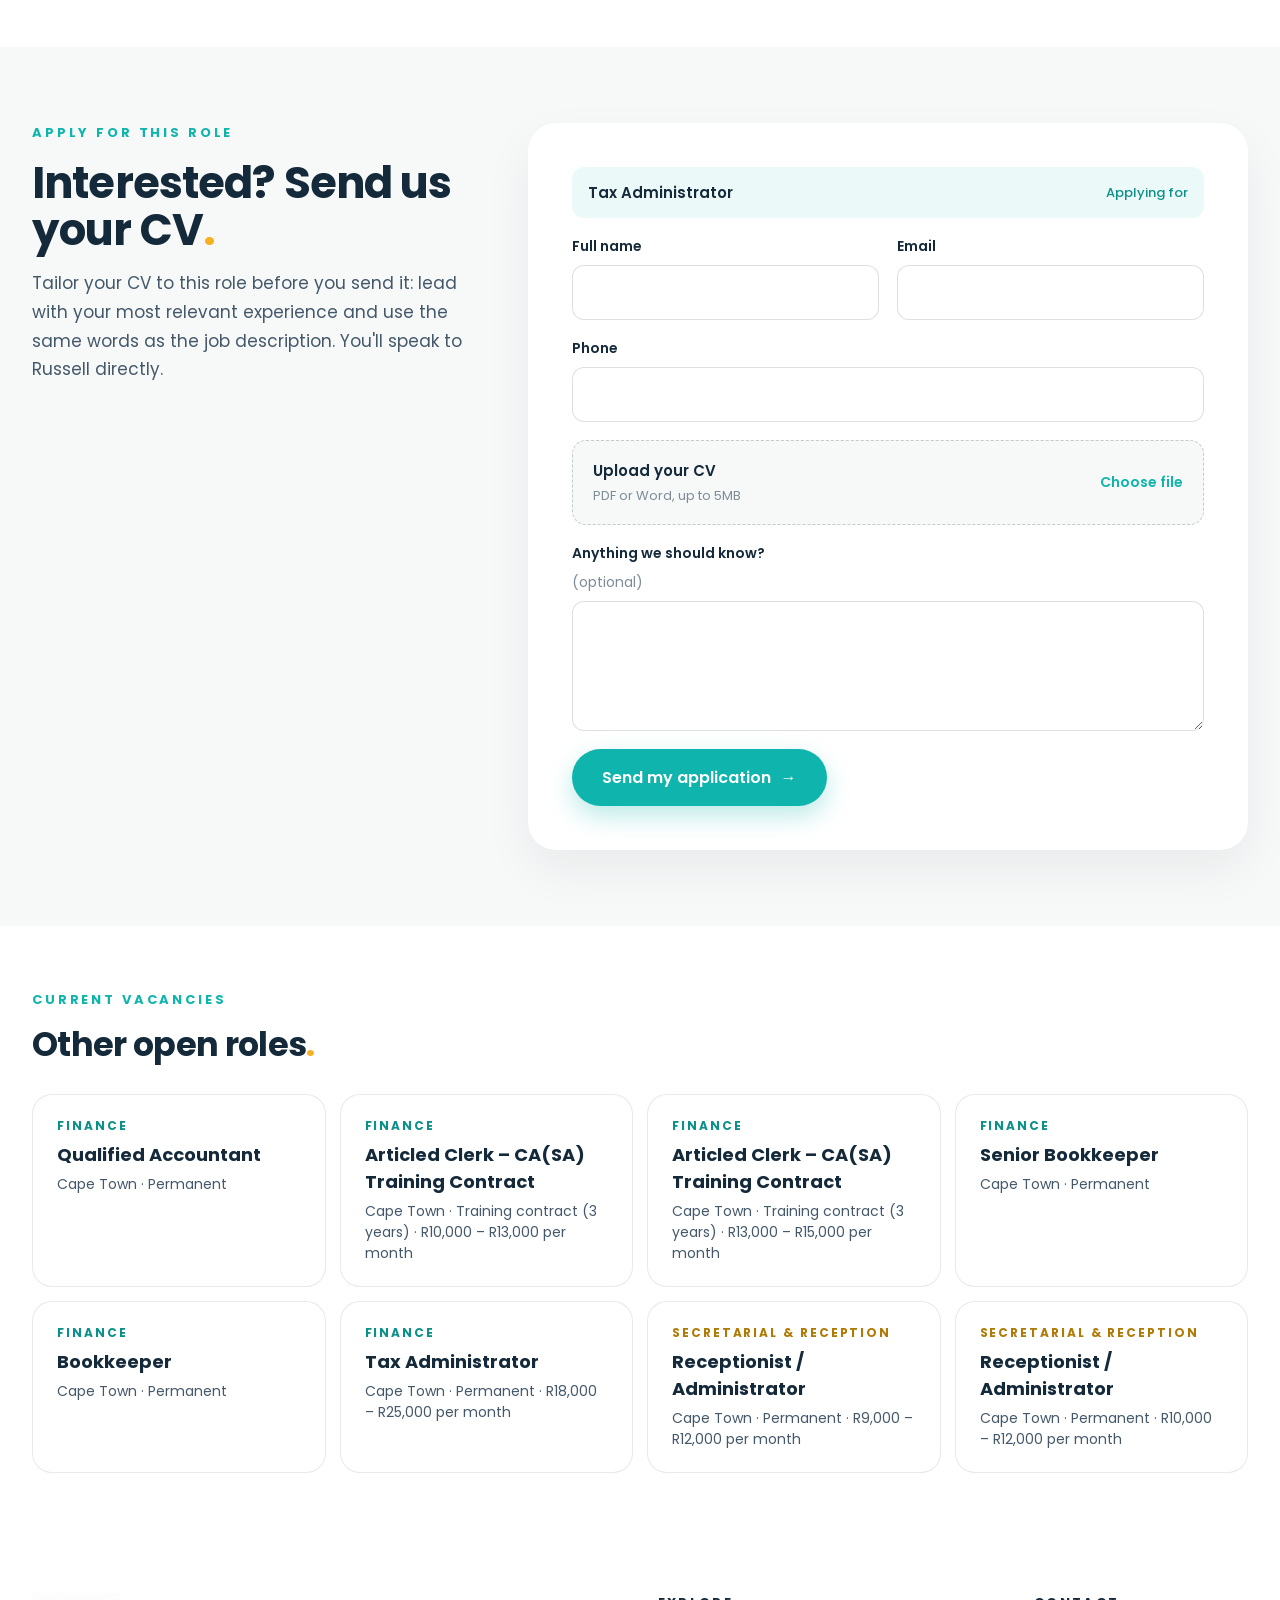
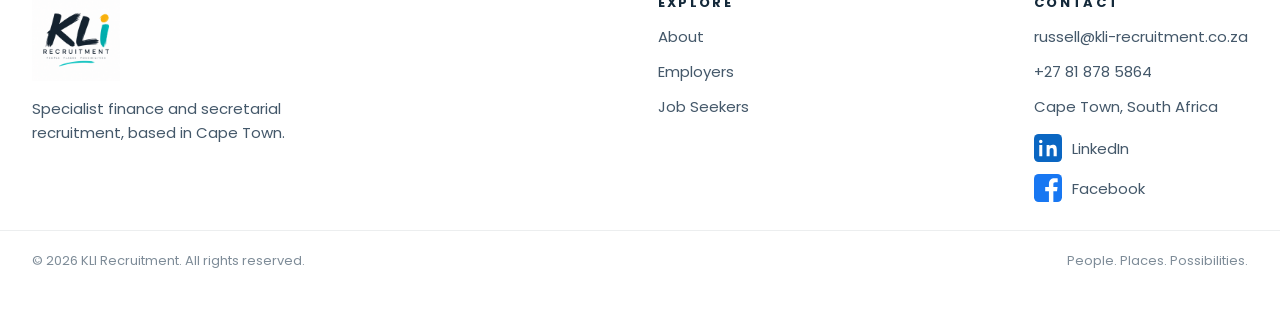
<file: jobs/tax-administrator.html>
<!DOCTYPE html>
<html lang="en">
<head>
<meta charset="utf-8">
<meta name="viewport" content="width=device-width, initial-scale=1">
<title>Tax Administrator | KLI Recruitment</title>
<meta name="description" content="Tax Administrator · Cape Town · Permanent, full-time · R18,000 – R23,000 per month. Prepare and submit tax returns and manage SARS eFiling for a well-established Cape Town accounting firm.">
<link rel="canonical" href="https://kli-recruitment.co.za/jobs/tax-administrator.html">
<meta property="og:type" content="website">
<meta property="og:site_name" content="KLI Recruitment">
<meta property="og:title" content="Tax Administrator: Cape Town, R18,000 – R23,000 per month">
<meta property="og:description" content="Prepare and submit tax returns and manage SARS eFiling for a well-established Cape Town accounting firm. Apply now with KLI Recruitment.">
<meta property="og:url" content="https://kli-recruitment.co.za/jobs/tax-administrator.html">
<meta property="og:image" content="https://kli-recruitment.co.za/assets/og-jobs.jpg">
<meta property="og:image:width" content="1200">
<meta property="og:image:height" content="630">
<meta name="twitter:card" content="summary_large_image">
<link rel="icon" href="../assets/logo.png">
<link rel="stylesheet" href="../assets/site.css">
<script type="application/ld+json">{"@context": "https://schema.org", "@type": "JobPosting", "title": "Tax Administrator", "description": "<section class=\"job-section \"><h2>About the company<\/h2><p>A well-established accounting firm in Cape Town is seeking a detail-oriented Tax Administrator to join its team.<\/p><\/section><section class=\"job-section \"><h2>The role<\/h2><p>This is a great opportunity for someone with a strong understanding of South African tax compliance to grow within a professional accounting environment.<\/p><\/section><section class=\"job-section \"><h2>Key responsibilities<\/h2><ul><li>Preparing and submitting tax returns for individuals and companies<\/li><li>Managing SARS correspondence and eFiling<\/li><li>Maintaining accurate client tax records<\/li><li>Assisting with provisional tax and VAT submissions<\/li><li>Liaising with clients and SARS to resolve queries<\/li><\/ul><\/section><section class=\"job-section \"><h2>Requirements<\/h2><ul><li>A relevant qualification in tax, accounting or finance<\/li><li>At least two years&#x27; experience in a similar role<\/li><li>Strong knowledge of SARS eFiling and tax legislation<\/li><li>Excellent attention to detail and organisational skills<\/li><li>Proficiency in Microsoft Excel and accounting software<\/li><\/ul><\/section><section class=\"job-section offer\"><h2>What&#x27;s on offer<\/h2><ul><li>Salary of R18,000 – R23,000 per month, depending on experience<\/li><\/ul><\/section>", "datePosted": "2026-10-14", "employmentType": "FULL_TIME", "directApply": true, "url": "https://kli-recruitment.co.za/jobs/tax-administrator.html", "hiringOrganization": {"@type": "Organization", "name": "KLI Recruitment", "sameAs": "https://kli-recruitment.co.za", "logo": "https://kli-recruitment.co.za/assets/logo.png"}, "jobLocation": {"@type": "Place", "address": {"@type": "PostalAddress", "addressLocality": "Cape Town", "addressRegion": "Western Cape", "addressCountry": "ZA"}}, "baseSalary": {"@type": "MonetaryAmount", "currency": "ZAR", "value": {"@type": "QuantitativeValue", "minValue": 18000, "maxValue": 23000, "unitText": "MONTH"}}}</script>
</head>
<body>

<header class="kli-header">
  <div class="kli-hdr">
    <a class="kli-logo" href="../index.html"><img src="../assets/logo.png" alt="KLI Recruitment"></a>
    <nav class="kli-nav">
      <a href="../index.html">Home</a>
      <a href="../about.html">About</a>
      <a href="../employers.html">Employers</a>
      <a class="on" href="../job-seekers.html">Job Seekers</a>
      <a href="../contact.html">Contact</a>
      <a class="kli-navcta" href="../contact.html">Let's Talk →</a>
    </nav>
    <a class="kli-cta" href="../contact.html">Let's Talk <span>→</span></a>
    <button type="button" class="kli-burger" aria-label="Open menu" aria-expanded="false"><span></span><span></span><span></span></button>
  </div>
</header>

<main>
  <section class="job-hero">
    <div class="wrap">
      <div class="crumbs"><a href="../job-seekers.html">Job Seekers</a><span>›</span><a href="../job-seekers.html">Open roles</a><span>›</span><span>Tax Administrator</span></div>
      <div class="job-sector fin">FINANCE</div>
      <h1>Tax Administrator<span class="dot">.</span></h1>
      <div class="facts">
        <span class="fact"><svg width="16" height="16" viewBox="0 0 24 24" fill="none" stroke="#0C918A" stroke-width="2.2" stroke-linecap="round" stroke-linejoin="round"><path d="M12 21s-7-6.2-7-11.5a7 7 0 0 1 14 0C19 14.8 12 21 12 21z"/><circle cx="12" cy="9.5" r="2.5"/></svg>Cape Town</span>
        <span class="fact"><svg width="16" height="16" viewBox="0 0 24 24" fill="none" stroke="#0C918A" stroke-width="2.2" stroke-linecap="round" stroke-linejoin="round"><rect x="3" y="7" width="18" height="13" rx="2"/><path d="M9 7V5a2 2 0 0 1 2-2h2a2 2 0 0 1 2 2v2"/></svg>Permanent, full-time</span>
        <span class="fact"><svg width="16" height="16" viewBox="0 0 24 24" fill="none" stroke="#0C918A" stroke-width="2.2" stroke-linecap="round" stroke-linejoin="round"><rect x="2.5" y="6" width="19" height="12" rx="2"/><circle cx="12" cy="12" r="2.6"/></svg>R18,000 – R23,000 per month</span>
      </div>
      <div class="hero-actions">
        <a class="btn btn-teal" href="#apply">Apply for this role <span>→</span></a>
        <a class="btn btn-line" href="../job-seekers.html">← All open roles</a>
      </div>
    </div>
  </section>

  <section class="job-body">
    <div class="wrap">
      <article>
        <section class="job-section "><h2>About the company</h2><p>A well-established accounting firm in Cape Town is seeking a detail-oriented Tax Administrator to join its team.</p></section><section class="job-section "><h2>The role</h2><p>This is a great opportunity for someone with a strong understanding of South African tax compliance to grow within a professional accounting environment.</p></section><section class="job-section "><h2>Key responsibilities</h2><ul><li>Preparing and submitting tax returns for individuals and companies</li><li>Managing SARS correspondence and eFiling</li><li>Maintaining accurate client tax records</li><li>Assisting with provisional tax and VAT submissions</li><li>Liaising with clients and SARS to resolve queries</li></ul></section><section class="job-section "><h2>Requirements</h2><ul><li>A relevant qualification in tax, accounting or finance</li><li>At least two years&#x27; experience in a similar role</li><li>Strong knowledge of SARS eFiling and tax legislation</li><li>Excellent attention to detail and organisational skills</li><li>Proficiency in Microsoft Excel and accounting software</li></ul></section><section class="job-section offer"><h2>What&#x27;s on offer</h2><ul><li>Salary of R18,000 – R23,000 per month, depending on experience</li></ul></section>
      </article>
      <aside class="summary">
        <h3>JOB SUMMARY</h3>
        <dl>
          <dt>Role</dt><dd>Tax Administrator</dd>
          <dt>Location</dt><dd>Cape Town</dd>
          <dt>Salary</dt><dd>R18,000 – R23,000 per month<small>depending on experience</small></dd>
          <dt>Type</dt><dd>Permanent, full-time</dd>
          <dt>Sector</dt><dd>Finance</dd>
        </dl>
        <a class="btn btn-teal" href="#apply">Apply now <span>→</span></a>
        <div class="help">Questions about this role? Call or WhatsApp Russell on <a href="tel:+27818785864">+27 81 878 5864</a>.</div>
      </aside>
    </div>
  </section>

  <section class="apply" id="apply">
    <div class="wrap">
      <div class="apply-intro">
        <div class="eyebrow">APPLY FOR THIS ROLE</div>
        <h2>Interested? Send us your CV<span class="dot">.</span></h2>
        <p>Tailor your CV to this role before you send it: lead with your most relevant experience and use the same words as the job description. You'll speak to Russell directly.</p>
      </div>
      <div class="apply-card">
        <form class="apply-form" action="https://formsubmit.co/russell@kli-recruitment.co.za" method="POST" enctype="multipart/form-data">
          <input type="hidden" name="_subject" value="Application: Tax Administrator (R18,000 – R23,000) (KLI website)">
          <input type="hidden" name="_template" value="table">
          <input type="hidden" name="_captcha" value="false">
          <input type="hidden" name="_next" value="https://kli-recruitment.co.za/thank-you.html">
          <input type="hidden" name="role" value="Tax Administrator (R18,000 – R23,000)">
          <input type="hidden" name="sector" value="Finance">
          <div class="full role-lock">Tax Administrator<span>Applying for</span></div>
          <label>Full name<input name="name" type="text" required autocomplete="name"></label>
          <label>Email<input name="email" type="email" required autocomplete="email"></label>
          <label class="full">Phone<input name="phone" type="tel" autocomplete="tel"></label>
          <label class="full file">
            <span class="fl"><b>Upload your CV</b><small>PDF or Word, up to 5MB</small></span>
            <span class="choose">Choose file</span>
            <input name="attachment" type="file" accept=".pdf,.doc,.docx" required>
          </label>
          <label class="full">Anything we should know? <span class="optional">(optional)</span><textarea name="message" rows="4"></textarea></label>
          <button type="submit" class="btn btn-teal full">Send my application <span>→</span></button>
          <div class="form-error full" role="alert" hidden></div>
        </form>
      </div>
    </div>
  </section>

  <section class="more">
    <div class="wrap">
      <div class="eyebrow">CURRENT VACANCIES</div>
      <h2>Other open roles<span class="dot">.</span></h2>
      <div class="more-list"><a class="more-card" href="qualified-accountant.html"><span class="s" style="color:#0C918A">FINANCE</span><span class="t">Qualified Accountant</span><span class="m">Cape Town · Permanent</span></a><a class="more-card" href="articled-clerk.html"><span class="s" style="color:#0C918A">FINANCE</span><span class="t">Articled Clerk – CA(SA) Training Contract</span><span class="m">Cape Town · Training contract (3 years) · R10,000 – R13,000 per month</span></a><a class="more-card" href="articled-clerk-2.html"><span class="s" style="color:#0C918A">FINANCE</span><span class="t">Articled Clerk – CA(SA) Training Contract</span><span class="m">Cape Town · Training contract (3 years) · R13,000 – R15,000 per month</span></a><a class="more-card" href="senior-bookkeeper.html"><span class="s" style="color:#0C918A">FINANCE</span><span class="t">Senior Bookkeeper</span><span class="m">Cape Town · Permanent</span></a><a class="more-card" href="bookkeeper.html"><span class="s" style="color:#0C918A">FINANCE</span><span class="t">Bookkeeper</span><span class="m">Cape Town · Permanent</span></a><a class="more-card" href="tax-administrator-2.html"><span class="s" style="color:#0C918A">FINANCE</span><span class="t">Tax Administrator</span><span class="m">Cape Town · Permanent · R18,000 – R25,000 per month</span></a><a class="more-card" href="receptionist-administrator.html"><span class="s" style="color:#B07A06">SECRETARIAL &amp; RECEPTION</span><span class="t">Receptionist / Administrator</span><span class="m">Cape Town · Permanent · R9,000 – R12,000 per month</span></a><a class="more-card" href="receptionist-administrator-2.html"><span class="s" style="color:#B07A06">SECRETARIAL &amp; RECEPTION</span><span class="t">Receptionist / Administrator</span><span class="m">Cape Town · Permanent · R10,000 – R12,000 per month</span></a></div>
    </div>
  </section>
</main>

<footer class="site-footer">
  <div class="top">
    <div class="brand"><img src="../assets/logo.png" alt="KLI Recruitment"><p>Specialist finance and secretarial recruitment, based in Cape Town.</p></div>
    <div class="col"><h4>EXPLORE</h4><a href="../about.html">About</a><a href="../employers.html">Employers</a><a href="../job-seekers.html">Job Seekers</a></div>
    <div class="col"><h4>CONTACT</h4><a href="mailto:russell@kli-recruitment.co.za">russell@kli-recruitment.co.za</a><a href="tel:+27818785864">+27 81 878 5864</a><div>Cape Town, South Africa</div>
      <a class="li" href="https://www.linkedin.com/company/kli-recruitment/?originalSubdomain=za" target="_blank" rel="noopener" aria-label="KLI Recruitment on LinkedIn"><img src="[data-uri]" alt="" width="28" height="28">LinkedIn</a>
      <a class="fb" href="https://www.facebook.com/klirecruitment" target="_blank" rel="noopener" aria-label="KLI Recruitment on Facebook"><img src="[data-uri]" alt="" width="28" height="28">Facebook</a></div>
  </div>
  <div class="bottom"><div>© 2026 KLI Recruitment. All rights reserved.</div><div>People. Places. Possibilities.</div></div>
</footer>

<script src="../assets/job.js"></script>
</body>
</html>
</file>
<file: assets/site.css>
/* Styles for the job detail pages (jobs/*.html). Matches the main site's look. */
@font-face { font-family: 'Poppins'; font-weight: 400; font-display: swap; src: url(fonts/poppins-400.woff2) format('woff2'); }
@font-face { font-family: 'Poppins'; font-weight: 500; font-display: swap; src: url(fonts/poppins-500.woff2) format('woff2'); }
@font-face { font-family: 'Poppins'; font-weight: 600; font-display: swap; src: url(fonts/poppins-600.woff2) format('woff2'); }
@font-face { font-family: 'Poppins'; font-weight: 700; font-display: swap; src: url(fonts/poppins-700.woff2) format('woff2'); }

:root {
  --navy: #14293A; --teal: #0FB5AC; --teal-d: #0C918A; --gold: #F5B120; --gold-d: #B07A06;
  --grey: #44586A; --grey-l: #7E8C98; --off: #F7F8F8; --line: rgba(20,41,58,0.08);
}
* { box-sizing: border-box; }
body { margin: 0; background: #fff; color: var(--navy); font-family: Poppins, Helvetica, Arial, sans-serif; -webkit-font-smoothing: antialiased; }
a { color: var(--teal); text-decoration: none; }
a:hover { color: var(--teal-d); }
.wrap { max-width: 1280px; margin: 0 auto; padding-left: 32px; padding-right: 32px; }
.dot { color: var(--gold); }
.eyebrow { font-size: 13px; font-weight: 700; letter-spacing: 0.22em; color: var(--teal); }
.btn { display: inline-flex; align-items: center; gap: 10px; border-radius: 999px; font-weight: 600; font-size: 16px; padding: 16px 30px; white-space: nowrap; border: none; cursor: pointer; font-family: inherit; }
.btn-teal { background: var(--teal); color: #fff; box-shadow: 0 10px 24px rgba(15,181,172,0.28); }
.btn-teal:hover { background: var(--teal-d); color: #fff; }
.btn-line { background: #fff; color: var(--navy); border: 1.5px solid rgba(20,41,58,0.18); padding: 14.5px 28px; }
.btn-line:hover { color: var(--navy); border-color: var(--teal); }

/* Header (same as the main site) */
.kli-header { position: sticky; top: 0; z-index: 50; background: rgba(255,255,255,0.92); backdrop-filter: blur(10px); -webkit-backdrop-filter: blur(10px); border-bottom: 1px solid rgba(20,41,58,0.07); }
.kli-hdr { max-width: 1280px; margin: 0 auto; padding: 14px 32px; display: flex; align-items: center; gap: 32px; flex-wrap: wrap; }
.kli-logo img { display: block; height: clamp(124px, 10.5vw, 150px); width: auto; }
.kli-nav { display: flex; align-items: center; gap: clamp(14px, 1.8vw, 26px); flex: 1 1 auto; justify-content: center; flex-wrap: wrap; white-space: nowrap; }
.kli-nav a { font-size: 15px; font-weight: 500; color: var(--grey); padding-bottom: 4px; border-bottom: 2px solid transparent; }
.kli-nav a:hover { color: var(--navy); }
.kli-nav a.on { font-weight: 600; color: var(--navy); border-bottom-color: var(--teal); }
.kli-cta { flex: 0 0 auto; display: inline-flex; align-items: center; gap: 10px; background: var(--teal); color: #fff; font-weight: 600; font-size: 15px; padding: 14px 26px; border-radius: 999px; white-space: nowrap; box-shadow: 0 8px 20px rgba(15,181,172,0.25); }
.kli-cta:hover { background: var(--teal-d); color: #fff; }
.kli-burger, .kli-nav a.kli-navcta { display: none; }
@media (max-width: 900px) {
  .kli-hdr { gap: 0; padding: 10px 20px; justify-content: space-between; }
  .kli-logo img { height: 84px; }
  .kli-cta { display: none; }
  .kli-burger { display: flex; flex-direction: column; justify-content: center; gap: 5px; width: 48px; height: 48px; padding: 0 13px; border-radius: 12px; border: 1.5px solid rgba(20,41,58,0.14); background: #fff; cursor: pointer; -webkit-tap-highlight-color: transparent; }
  .kli-burger span { display: block; height: 2px; border-radius: 2px; background: var(--navy); transition: transform .25s ease, opacity .2s ease; }
  .kli-open .kli-burger span:nth-child(1) { transform: translateY(7px) rotate(45deg); }
  .kli-open .kli-burger span:nth-child(2) { opacity: 0; }
  .kli-open .kli-burger span:nth-child(3) { transform: translateY(-7px) rotate(-45deg); }
  .kli-nav { display: none; order: 3; flex: 1 1 100%; flex-direction: column; align-items: stretch; gap: 0; padding: 6px 0 14px; white-space: normal; }
  .kli-open .kli-nav { display: flex; }
  .kli-nav a { font-size: 17px; padding: 15px 4px; border-bottom: 1px solid var(--line); }
  .kli-nav a.on { border-bottom-color: var(--line); }
  .kli-nav a.kli-navcta { display: block; margin-top: 14px; padding: 15px 24px; border: none; border-radius: 999px; background: var(--teal); color: #fff; font-weight: 600; text-align: center; }
}

/* Job hero */
.job-hero { background: var(--off); border-bottom: 1px solid var(--line); }
.job-hero .wrap { padding-top: clamp(28px, 4vw, 56px); padding-bottom: clamp(36px, 5vw, 64px); }
.crumbs { font-size: 14px; color: var(--grey-l); display: flex; gap: 8px; flex-wrap: wrap; align-items: center; }
.crumbs a { color: var(--grey); font-weight: 500; }
.crumbs a:hover { color: var(--navy); }
.job-sector { margin-top: clamp(22px, 3vw, 36px); font-size: 13px; font-weight: 700; letter-spacing: 0.18em; }
.job-sector.fin { color: var(--teal-d); }
.job-sector.sec { color: var(--gold-d); }
.job-hero h1 { margin: 10px 0 0; max-width: 22ch; font-size: clamp(32px, 4.4vw, 58px); line-height: 1.07; font-weight: 700; letter-spacing: -0.025em; text-wrap: balance; }
.facts { display: flex; flex-wrap: wrap; gap: 10px; margin-top: 22px; }
.fact { display: inline-flex; align-items: center; gap: 9px; font-size: 15px; font-weight: 500; color: var(--navy); background: #fff; border: 1px solid var(--line); border-radius: 999px; padding: 9px 16px; }
.fact svg { flex: 0 0 auto; }
.hero-actions { display: flex; flex-wrap: wrap; gap: 14px; margin-top: 28px; }

/* Job body */
.job-body .wrap { display: grid; grid-template-columns: minmax(0, 1fr) 340px; gap: clamp(32px, 5vw, 72px); padding-top: clamp(40px, 5vw, 72px); padding-bottom: clamp(40px, 5vw, 72px); align-items: start; }
.job-section + .job-section { margin-top: 40px; }
.job-section h2 { margin: 0 0 14px; font-size: clamp(22px, 2.2vw, 28px); font-weight: 700; letter-spacing: -0.015em; }
.job-section p { margin: 0; font-size: 17px; line-height: 1.7; color: var(--grey); max-width: 68ch; }
.job-section ul { list-style: none; margin: 0; padding: 0; display: flex; flex-direction: column; gap: 12px; max-width: 70ch; }
.job-section li { position: relative; padding-left: 30px; font-size: 16.5px; line-height: 1.6; color: var(--grey); }
.job-section li::before { content: ''; position: absolute; left: 4px; top: 0.62em; width: 10px; height: 10px; border-radius: 50%; background: var(--teal); box-shadow: 0 0 0 4px rgba(15,181,172,0.14); }
.job-section.offer li::before { background: var(--gold); box-shadow: 0 0 0 4px rgba(245,177,32,0.18); }

.summary { position: sticky; top: 200px; background: #fff; border: 1px solid var(--line); border-radius: 24px; padding: 28px; box-shadow: 0 20px 50px rgba(20,41,58,0.07); }
.summary h3 { margin: 0 0 6px; font-size: 13px; font-weight: 700; letter-spacing: 0.2em; color: var(--grey-l); }
.summary dl { margin: 0; }
.summary dt { font-size: 13px; font-weight: 600; color: var(--grey-l); margin-top: 16px; }
.summary dd { margin: 3px 0 0; font-size: 16px; font-weight: 600; color: var(--navy); line-height: 1.45; }
.summary dd small { display: block; font-size: 13px; font-weight: 400; color: var(--grey); }
.summary .btn { width: 100%; justify-content: center; margin-top: 24px; }
.summary .help { margin-top: 18px; padding-top: 18px; border-top: 1px solid var(--line); font-size: 14px; line-height: 1.6; color: var(--grey); }
.summary .help a { font-weight: 600; }

/* Apply */
.apply { background: var(--off); scroll-margin-top: 180px; }
.apply .wrap { display: flex; flex-wrap: wrap; gap: 56px; padding-top: clamp(56px, 6vw, 96px); padding-bottom: clamp(56px, 6vw, 96px); }
.apply-intro { flex: 1 1 320px; max-width: 440px; display: flex; flex-direction: column; gap: 16px; }
.apply-intro h2 { margin: 0; font-size: clamp(32px, 3.4vw, 46px); line-height: 1.08; font-weight: 700; letter-spacing: -0.02em; }
.apply-intro p { margin: 0; font-size: 17px; line-height: 1.68; color: var(--grey); }
.apply-card { flex: 1 1 480px; background: #fff; border-radius: 28px; padding: clamp(28px, 3.4vw, 44px); box-shadow: 0 20px 50px rgba(20,41,58,0.06); }
.apply-form { display: grid; grid-template-columns: repeat(auto-fit, minmax(220px, 1fr)); gap: 18px; }
.apply-form label { display: flex; flex-direction: column; gap: 8px; font-size: 14px; font-weight: 600; }
.apply-form .full { grid-column: 1 / -1; }
.apply-form input[type=text], .apply-form input[type=email], .apply-form input[type=tel], .apply-form textarea { font: inherit; font-size: 16px; font-weight: 400; padding: 14px 16px; border-radius: 12px; border: 1.5px solid rgba(20,41,58,0.14); background: #fff; color: var(--navy); outline: none; }
.apply-form input:focus, .apply-form textarea:focus { border-color: var(--teal); }
.apply-form textarea { resize: vertical; }
.role-lock { display: flex; align-items: center; justify-content: space-between; gap: 12px; padding: 14px 16px; border-radius: 12px; background: rgba(15,181,172,0.08); font-size: 15px; font-weight: 600; }
.role-lock span { font-size: 13px; font-weight: 500; color: var(--teal-d); }
.file { position: relative; cursor: pointer; flex-direction: row !important; align-items: center; justify-content: space-between; flex-wrap: wrap; padding: 18px 20px; border-radius: 14px; border: 1.5px dashed rgba(20,41,58,0.22); background: var(--off); }
.file:hover, .file.has { border-color: var(--teal); }
.file .fl { display: flex; flex-direction: column; gap: 4px; }
.file .fl b { font-size: 15px; font-weight: 600; }
.file .fl small { font-size: 13px; font-weight: 400; color: var(--grey-l); }
.file .choose { font-size: 14px; font-weight: 600; color: var(--teal); }
.file input { position: absolute; width: 1px; height: 1px; opacity: 0; }
.optional { font-weight: 400; color: var(--grey-l); }
.apply-form .btn { justify-self: start; }
.form-error { font-size: 14px; color: #B3261E; }

/* Thank-you page */
.thanks { background: var(--off); padding: clamp(64px, 9vw, 130px) 0; }
.thanks .ck { width: 64px; height: 64px; border-radius: 50%; background: var(--teal); color: #fff; display: flex; align-items: center; justify-content: center; font-size: 30px; font-weight: 700; }
.thanks h1 { margin: 22px 0 0; font-size: clamp(34px, 4.4vw, 58px); line-height: 1.07; font-weight: 700; letter-spacing: -0.025em; }
.thanks p { margin: 16px 0 0; font-size: 18px; line-height: 1.6; color: var(--grey); max-width: 52ch; }

/* More roles */
.more { padding: clamp(48px, 5vw, 80px) 0; }
.more h2 { margin: 10px 0 24px; font-size: clamp(26px, 2.6vw, 34px); font-weight: 700; letter-spacing: -0.02em; }
.more-list { display: grid; grid-template-columns: repeat(auto-fill, minmax(260px, 1fr)); gap: 14px; }
.more-card { display: flex; flex-direction: column; gap: 6px; padding: 22px 24px; border-radius: 20px; border: 1px solid rgba(20,41,58,0.1); background: #fff; color: var(--navy); transition: border-color .2s, box-shadow .2s; }
.more-card:hover { color: var(--navy); border-color: var(--teal); box-shadow: 0 12px 30px rgba(20,41,58,0.07); }
.more-card .s { font-size: 12px; font-weight: 700; letter-spacing: 0.16em; }
.more-card .t { font-size: 18px; font-weight: 700; }
.more-card .m { font-size: 14px; color: var(--grey); }

/* Footer (same as the main site) */
.site-footer .top { max-width: 1280px; margin: 0 auto; padding: 56px 32px 28px; display: flex; flex-wrap: wrap; gap: 48px; justify-content: space-between; }
.site-footer .brand { flex: 1 1 280px; display: flex; flex-direction: column; gap: 16px; max-width: 340px; }
.site-footer .brand img { display: block; align-self: flex-start; height: 88px; width: auto; }
.site-footer .brand p { margin: 0; font-size: 15px; line-height: 1.6; color: var(--grey); }
.site-footer .col { flex: 0 1 auto; display: flex; flex-direction: column; gap: 12px; }
.site-footer .col h4 { margin: 0; font-size: 13px; font-weight: 700; letter-spacing: 0.18em; color: var(--navy); }
.site-footer .col a, .site-footer .col div { font-size: 15px; color: var(--grey); }
.site-footer .col a:hover { color: var(--navy); }
.site-footer .li { display: inline-flex; align-items: center; gap: 10px; margin-top: 4px; }
.site-footer .li:hover { color: #0A66C2 !important; }
.site-footer .fb { display: inline-flex; align-items: center; gap: 10px; }
.site-footer .fb:hover { color: #1877F2 !important; }
.site-footer .bottom { max-width: 1280px; margin: 0 auto; padding: 20px 32px 40px; border-top: 1px solid var(--line); display: flex; flex-wrap: wrap; gap: 12px; justify-content: space-between; font-size: 13px; color: var(--grey-l); }

@media (max-width: 900px) {
  .job-body .wrap { grid-template-columns: 1fr; }
  .summary { position: static; order: -1; }
}
@media (max-width: 600px) {
  .wrap, .site-footer .top, .site-footer .bottom { padding-left: 20px; padding-right: 20px; }
  .hero-actions .btn { flex: 1 1 100%; justify-content: center; }
  .apply-form .btn { justify-self: stretch; justify-content: center; }
}

[hidden] { display: none !important; }
</file>
